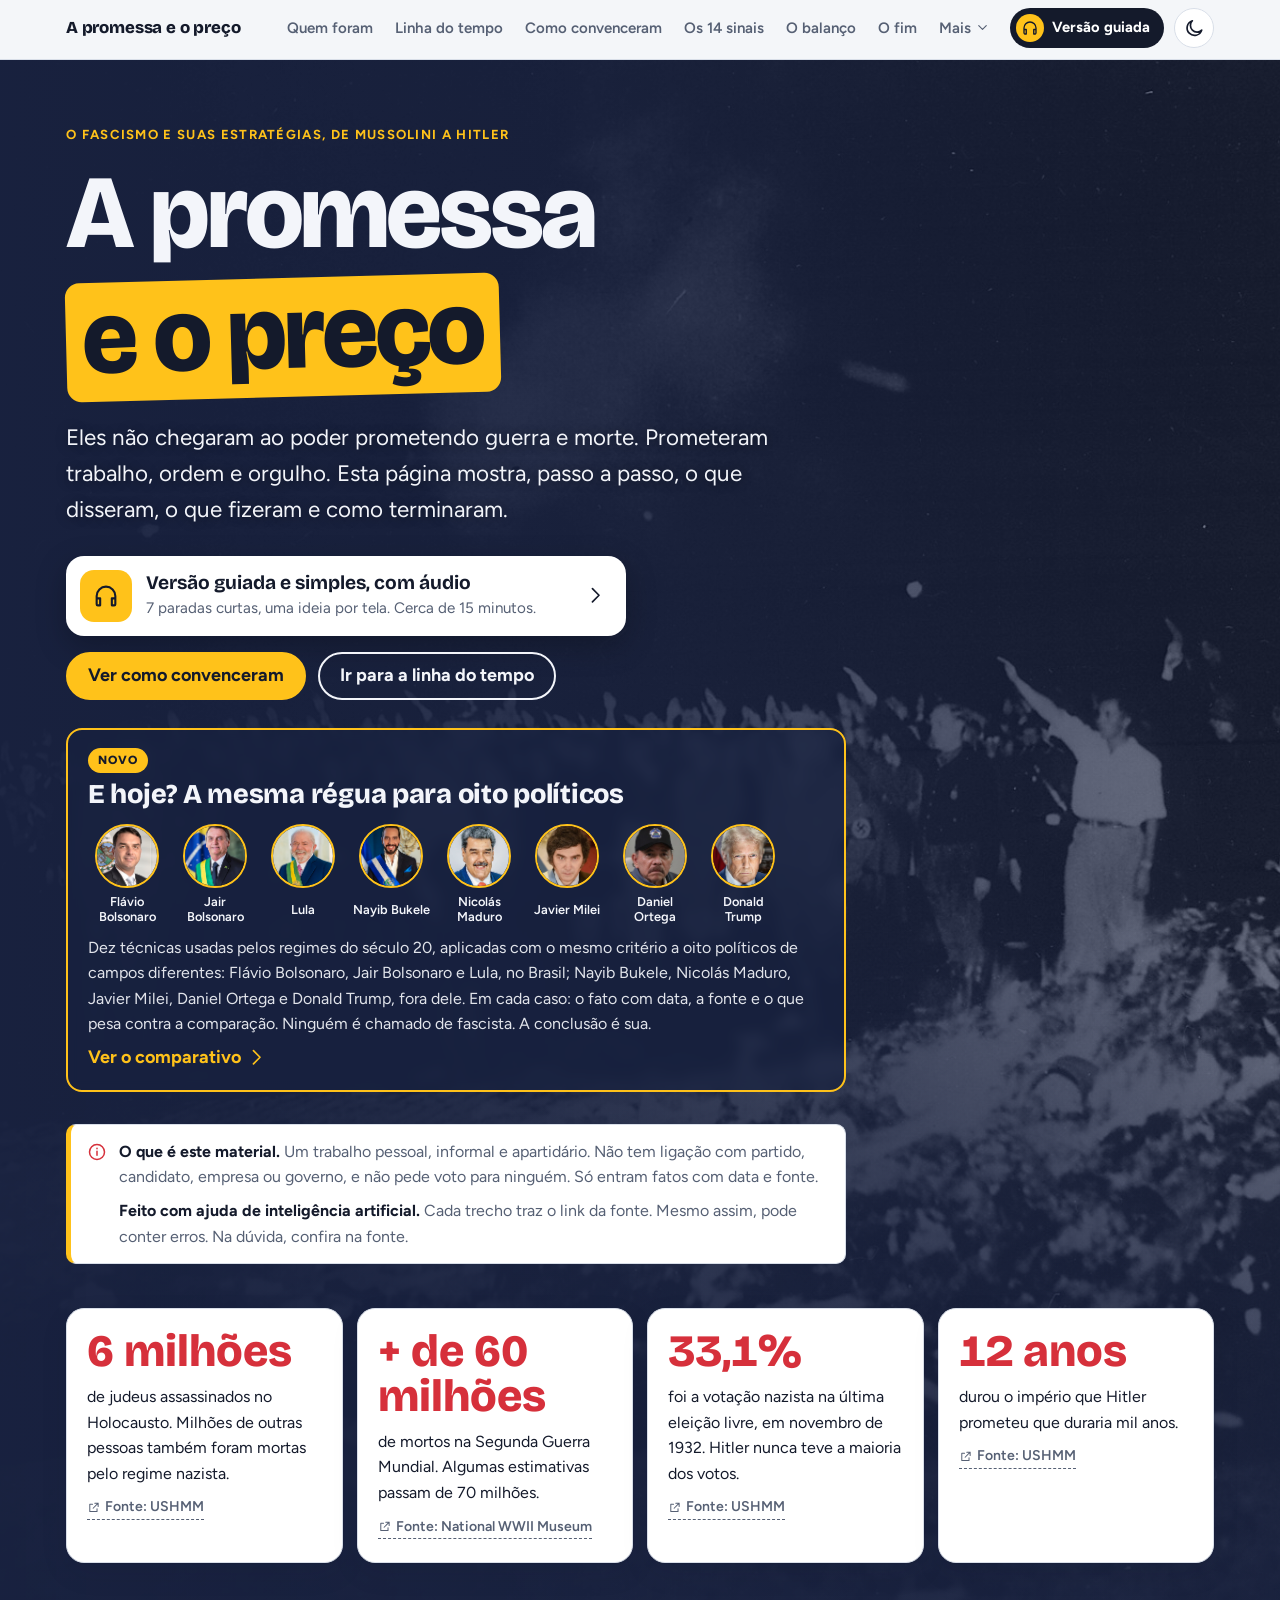
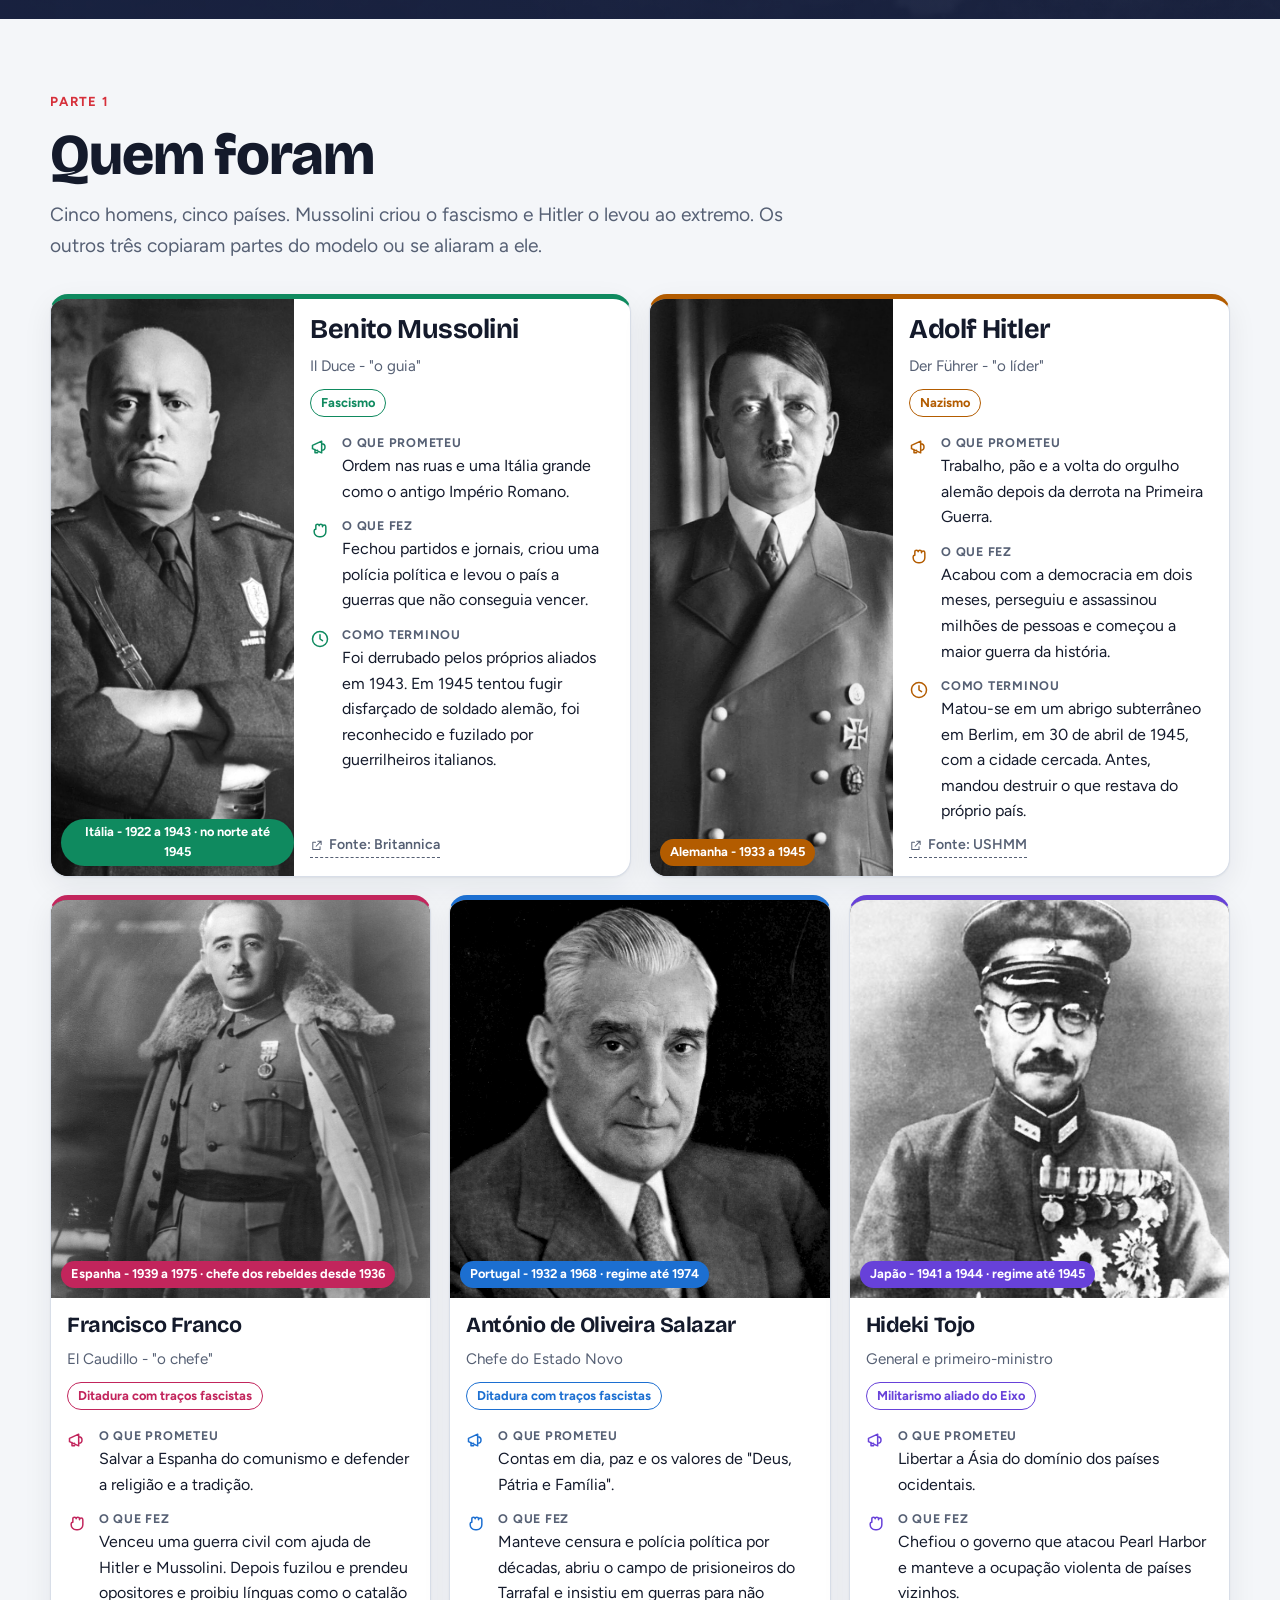
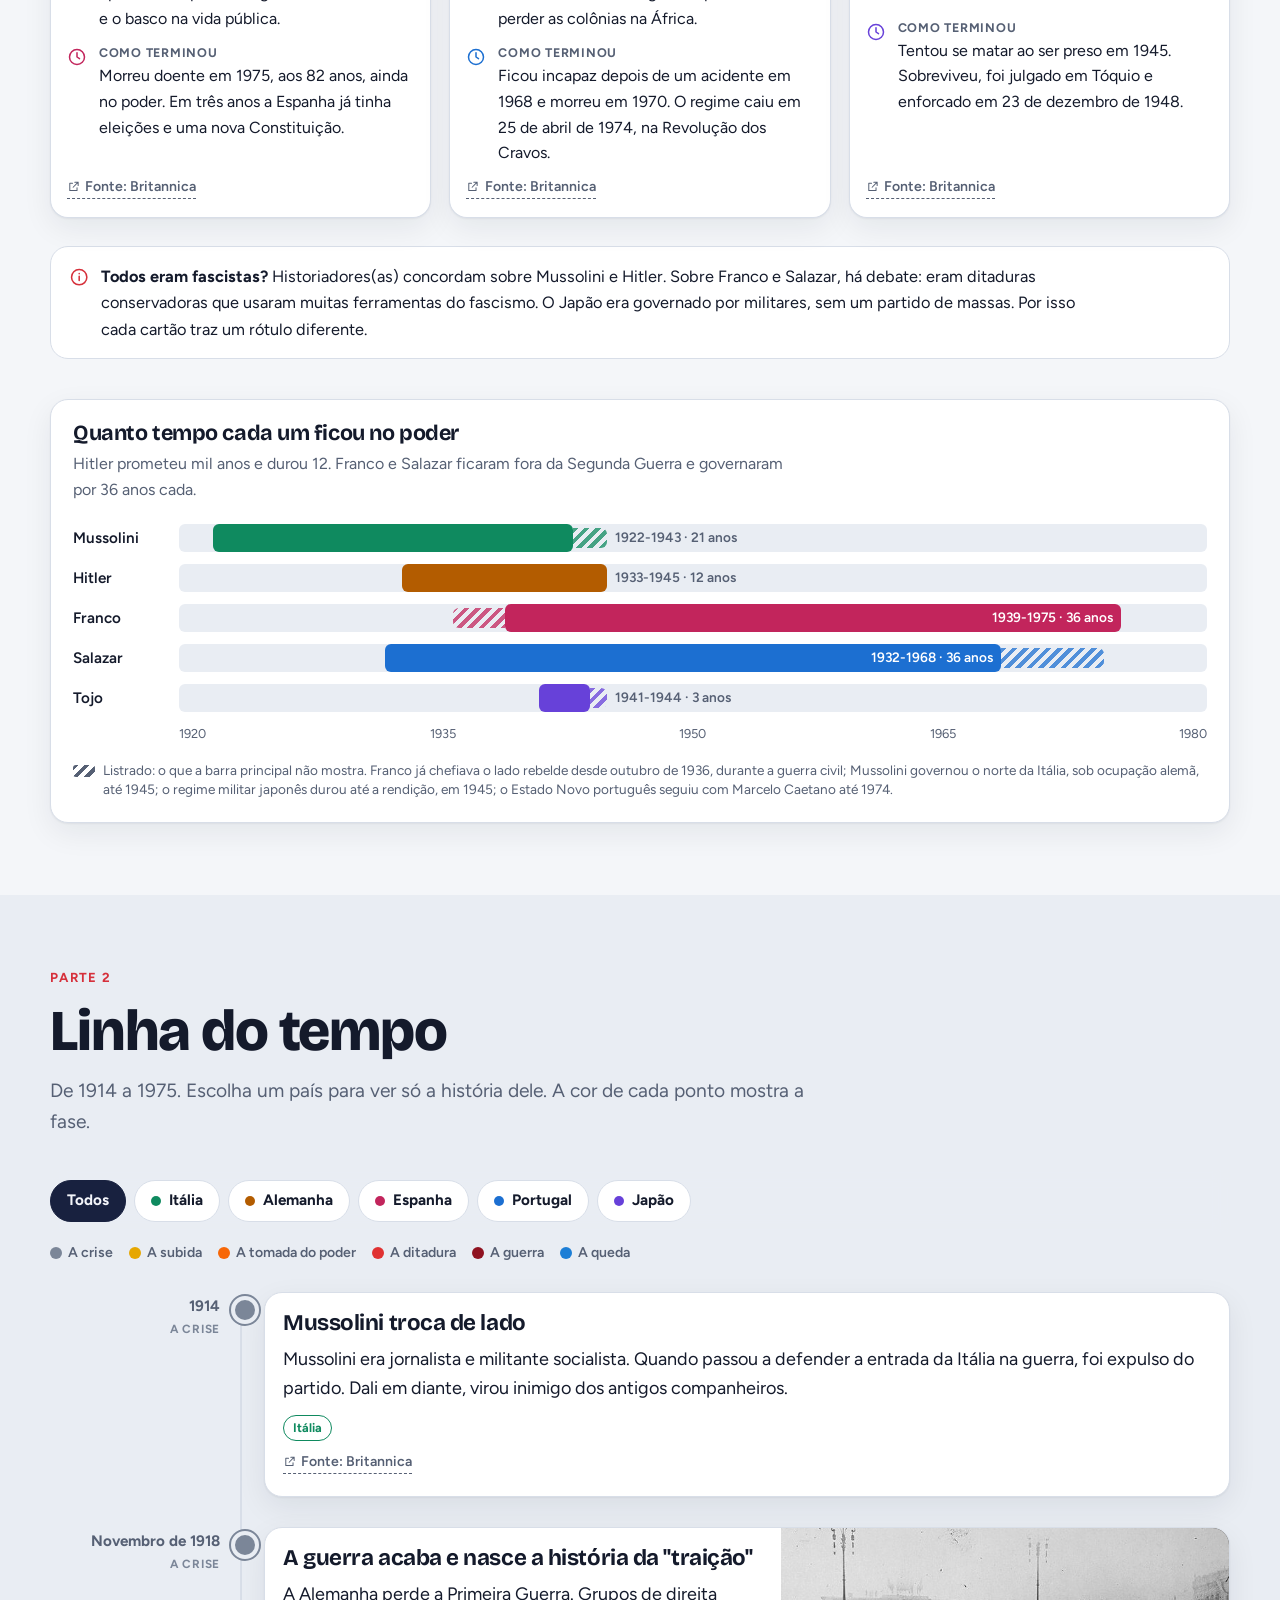
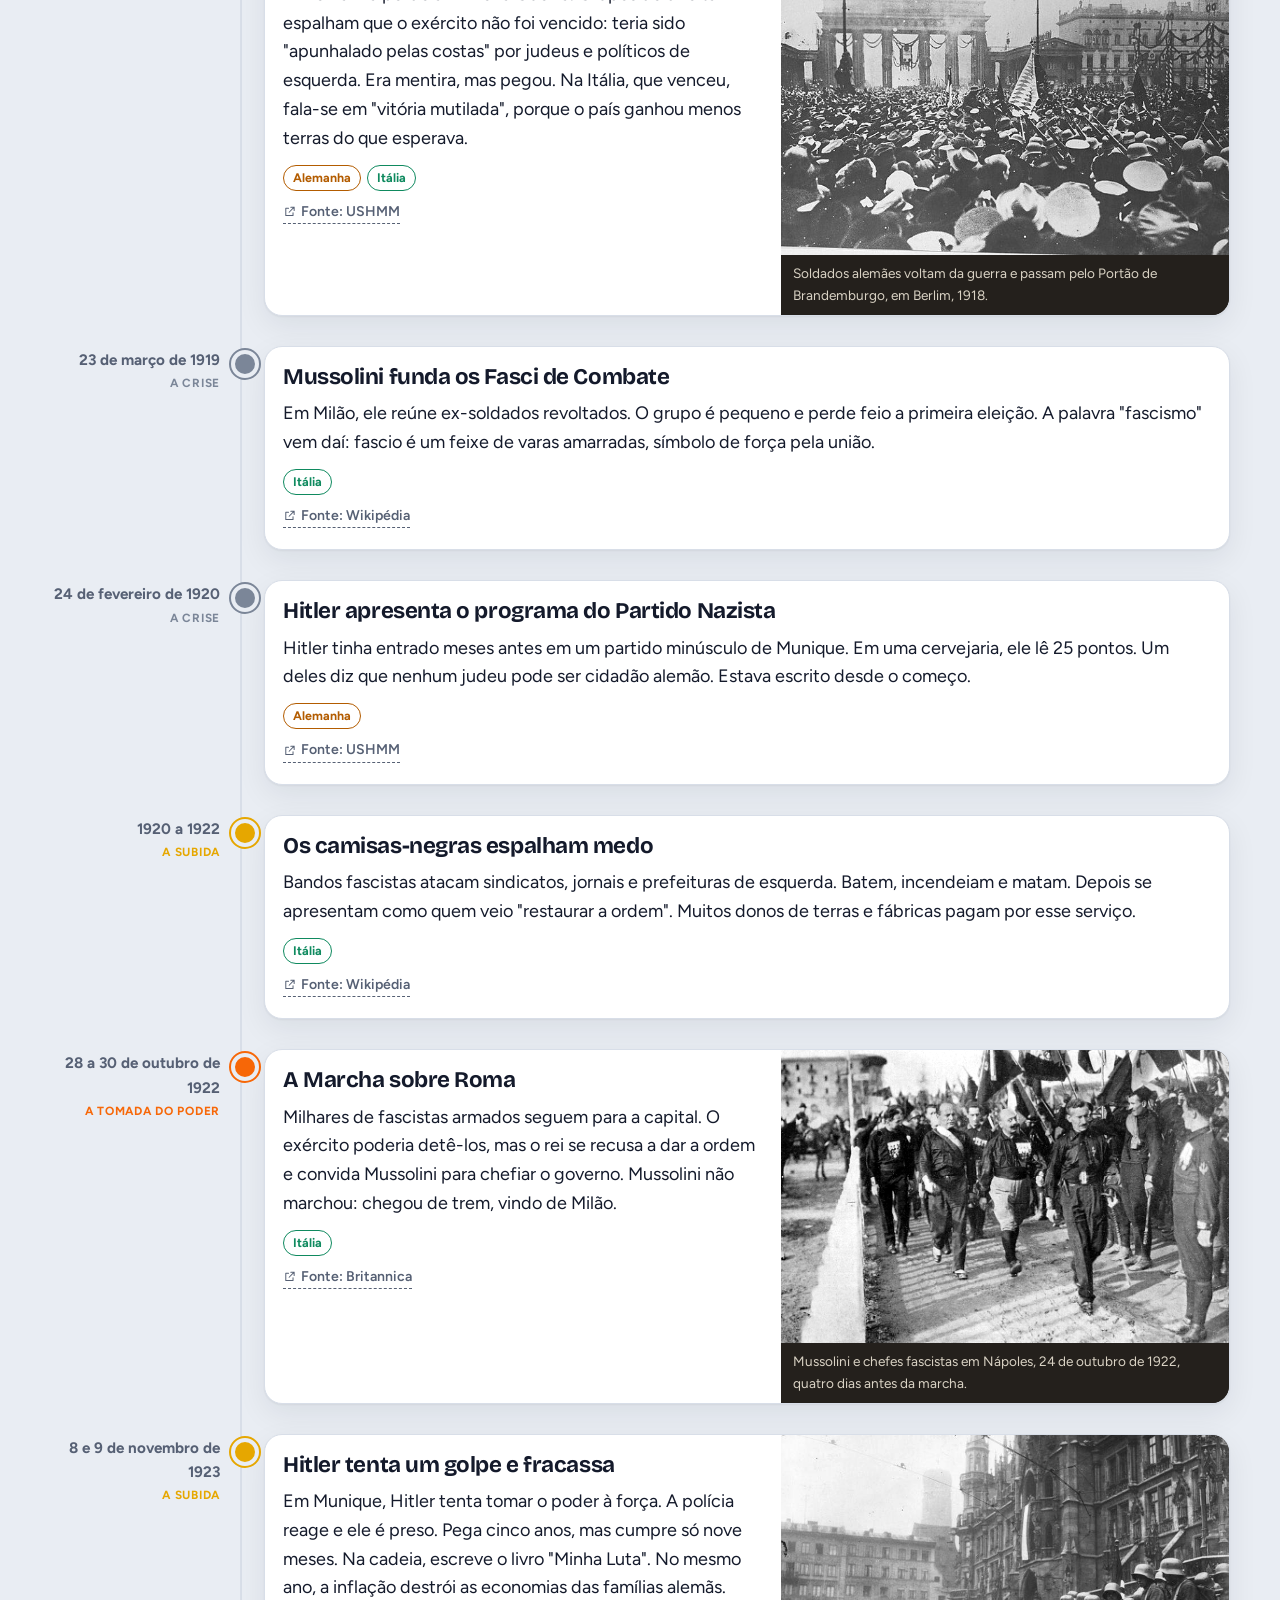
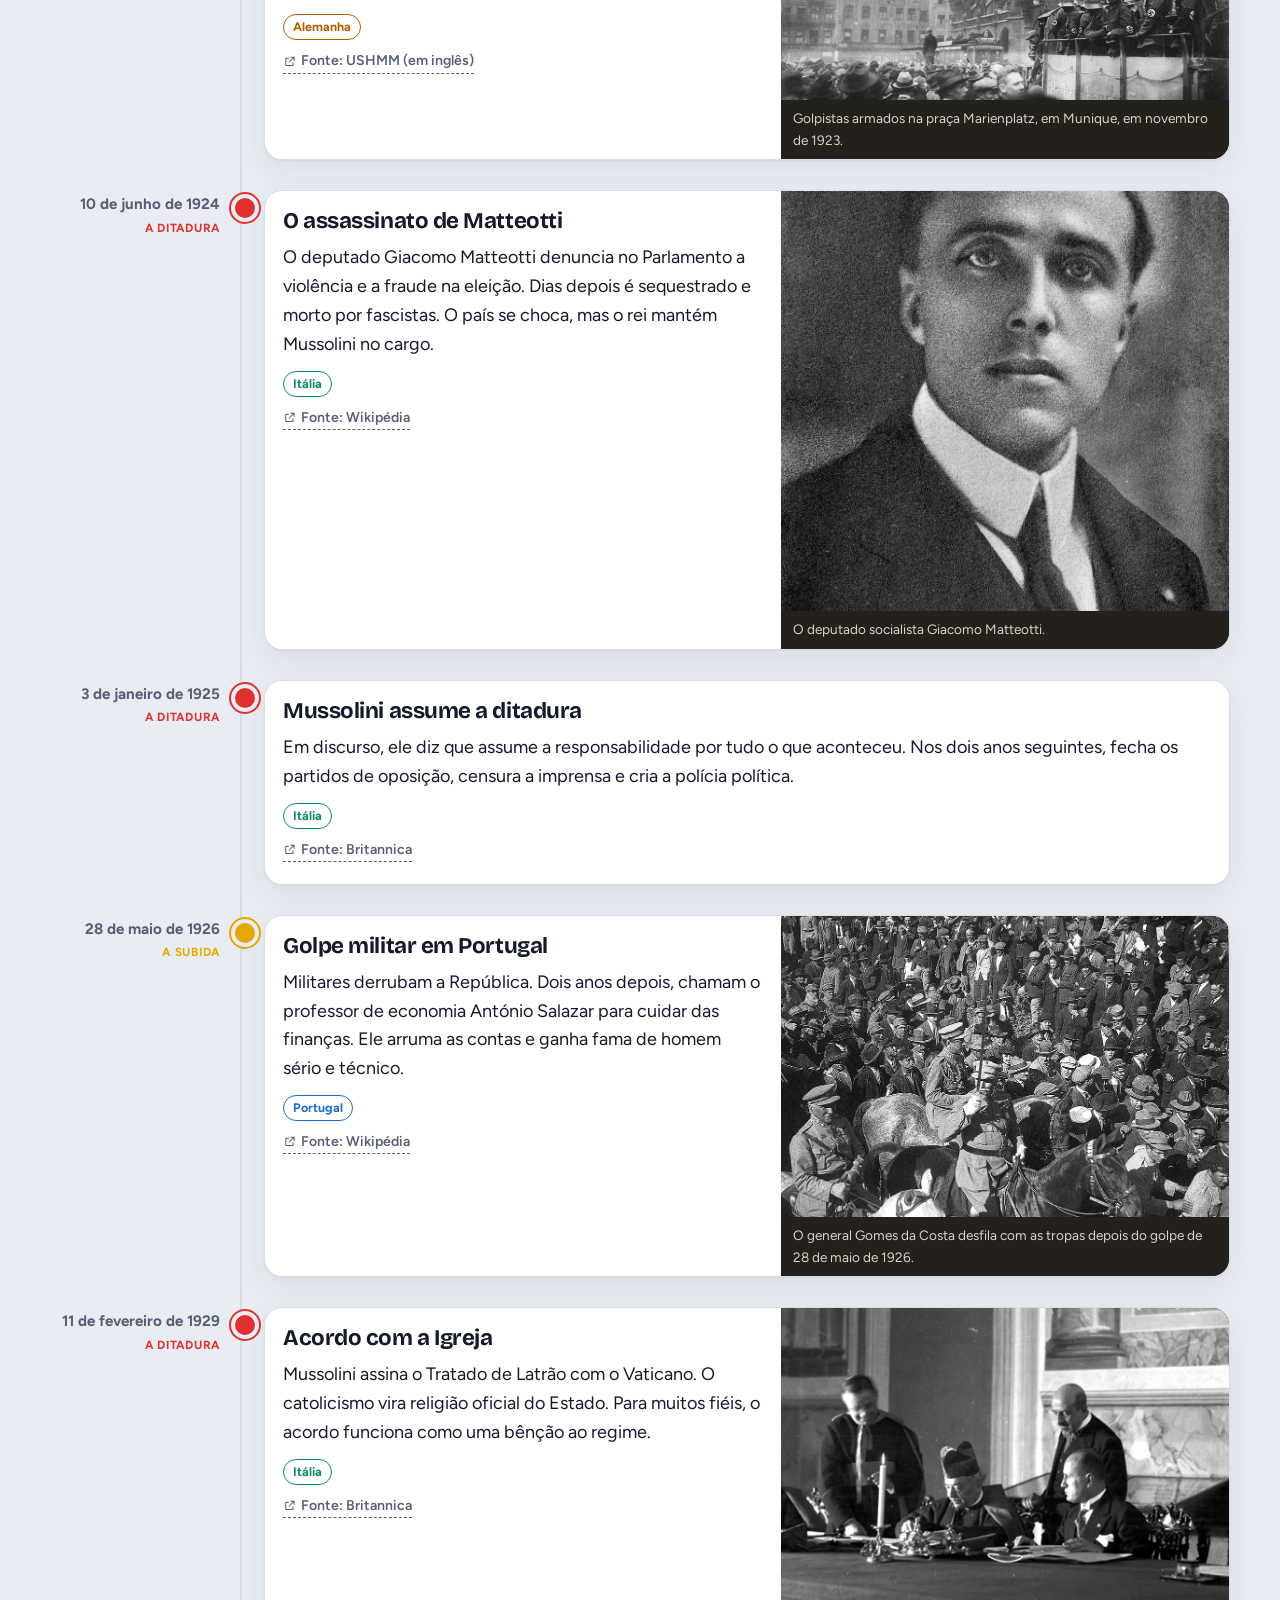
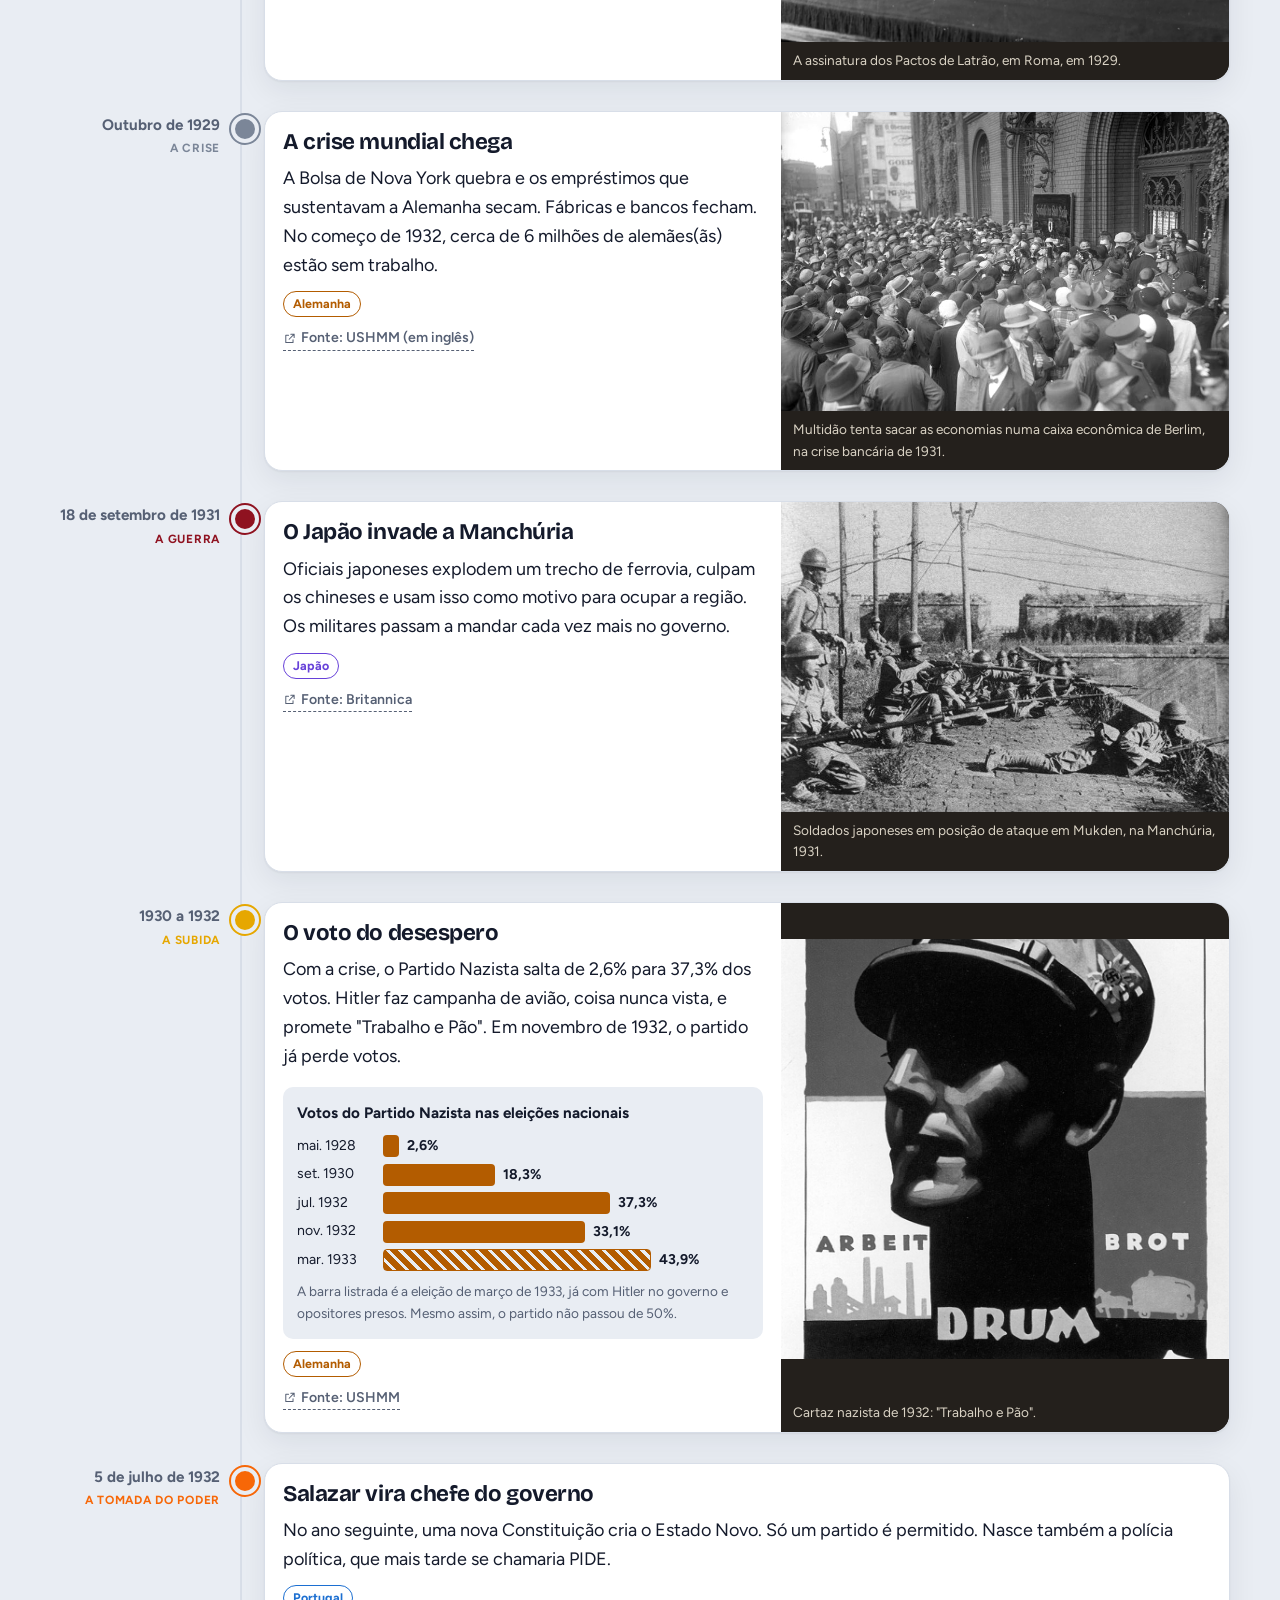
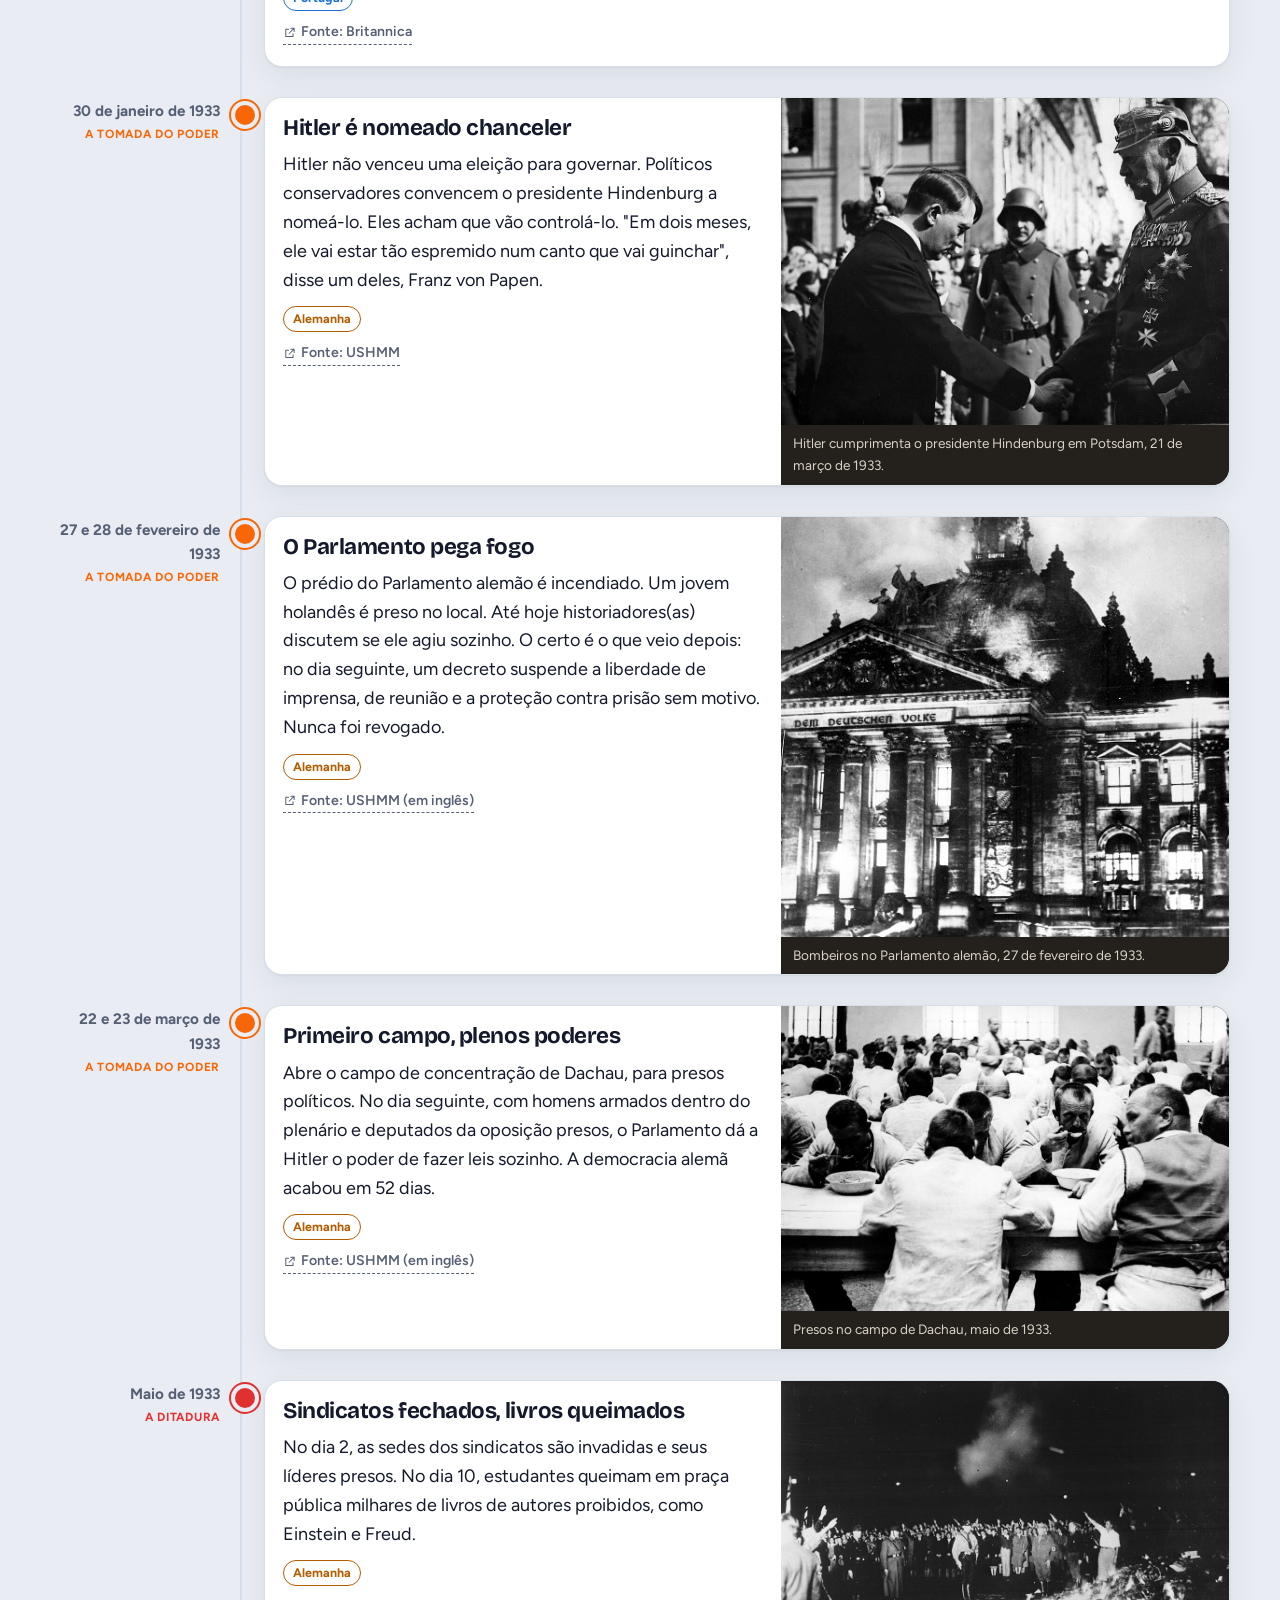
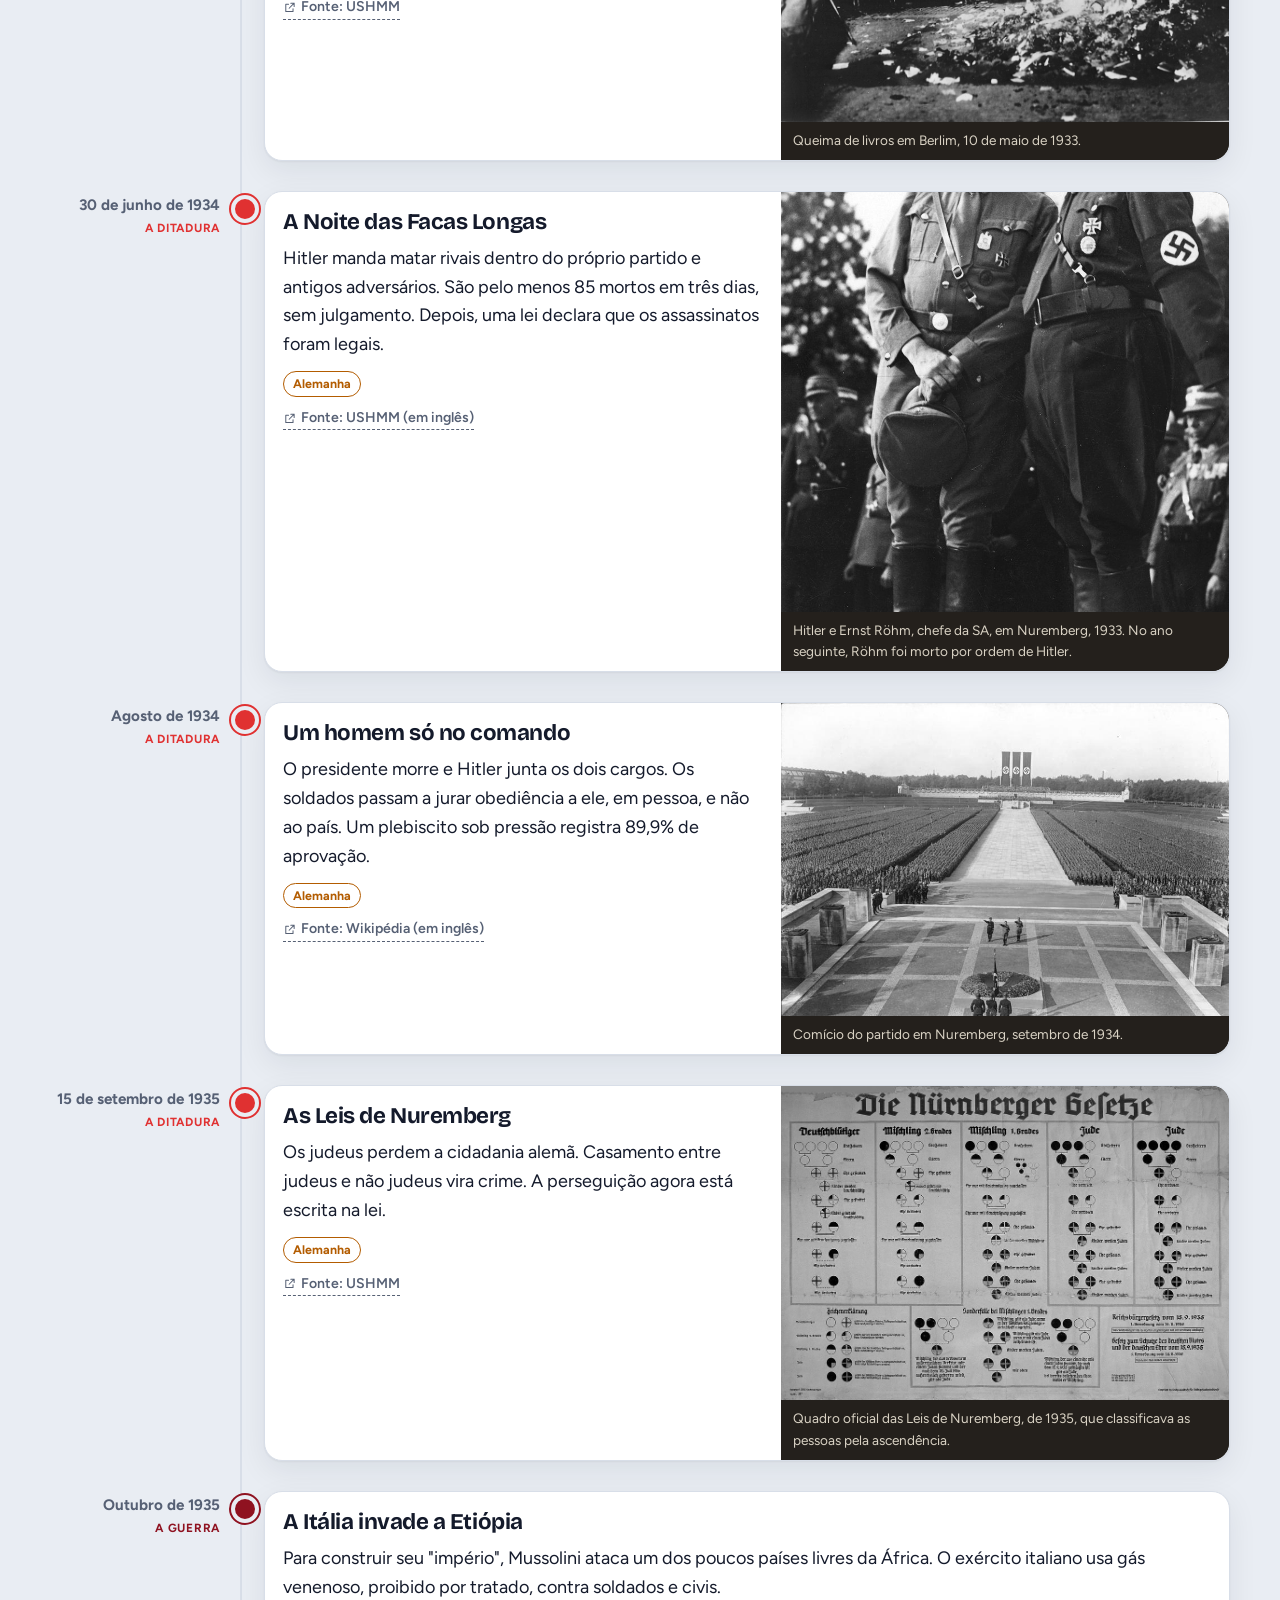
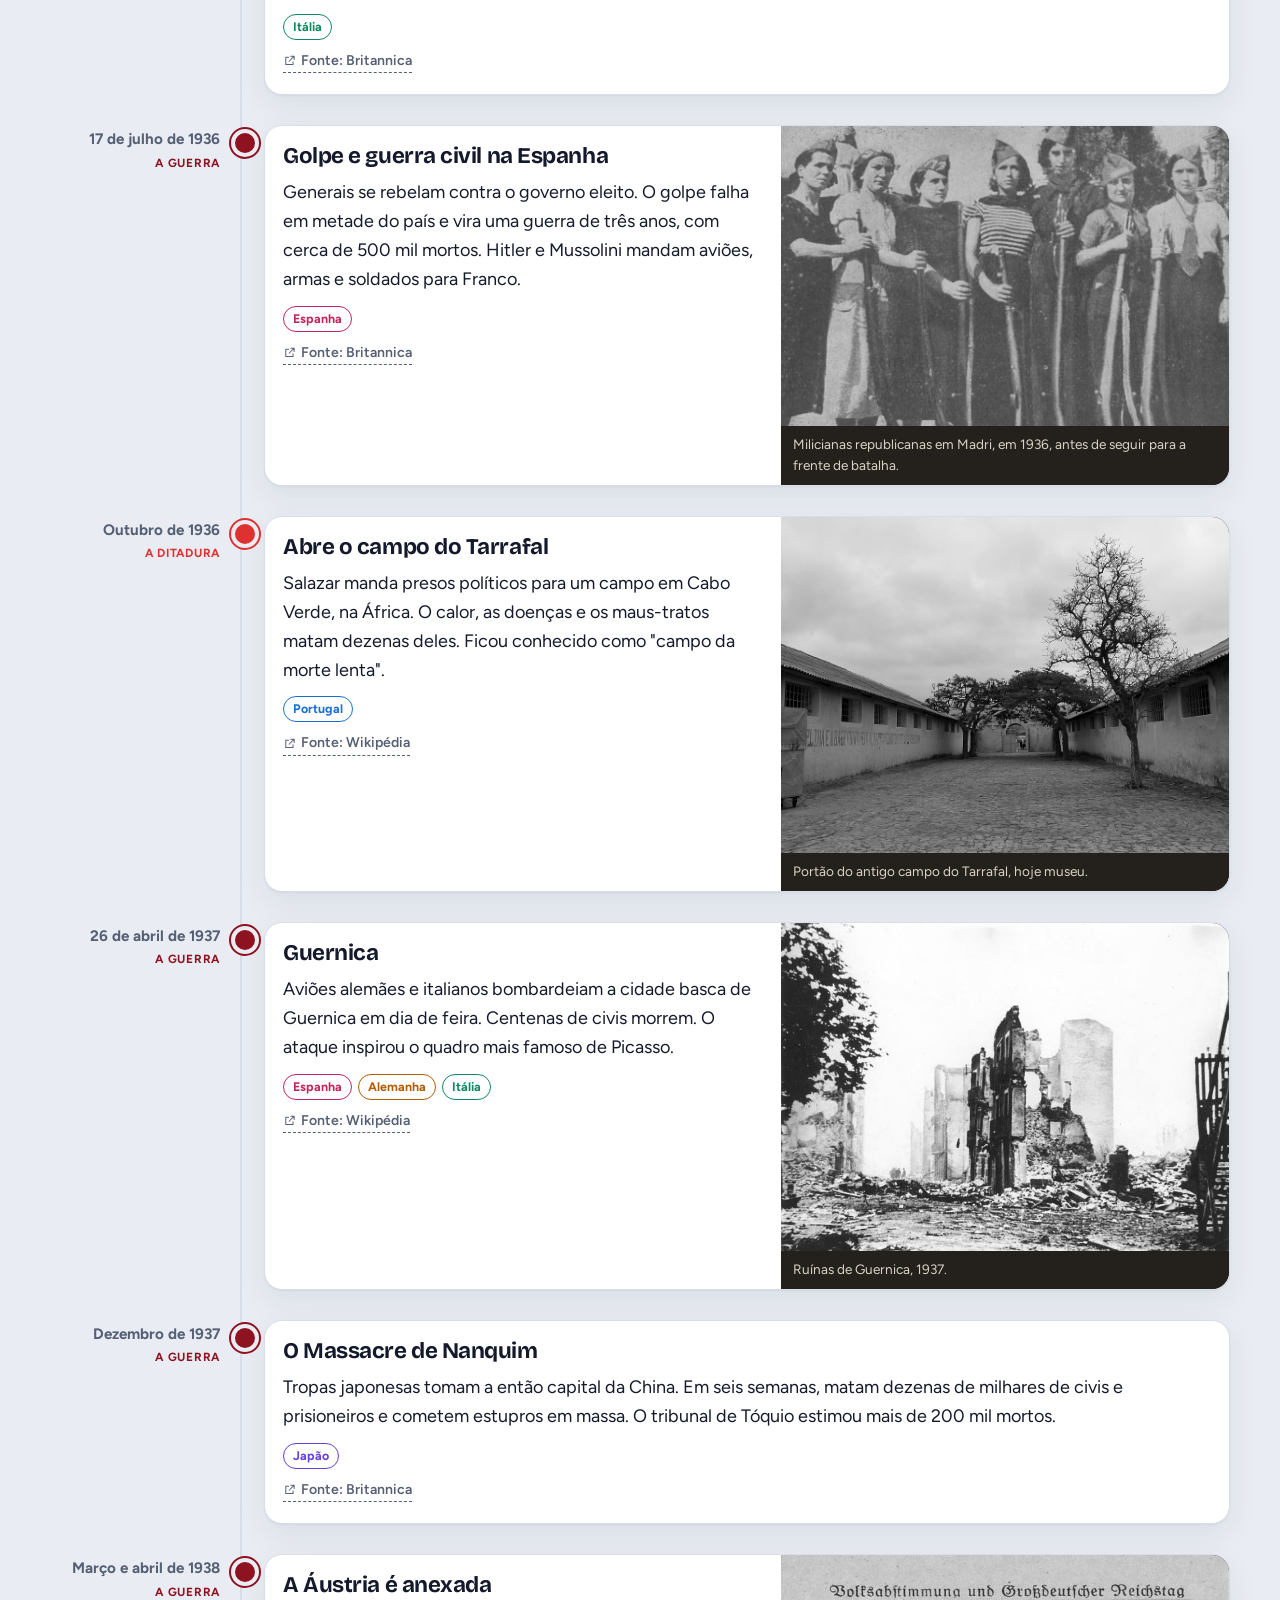
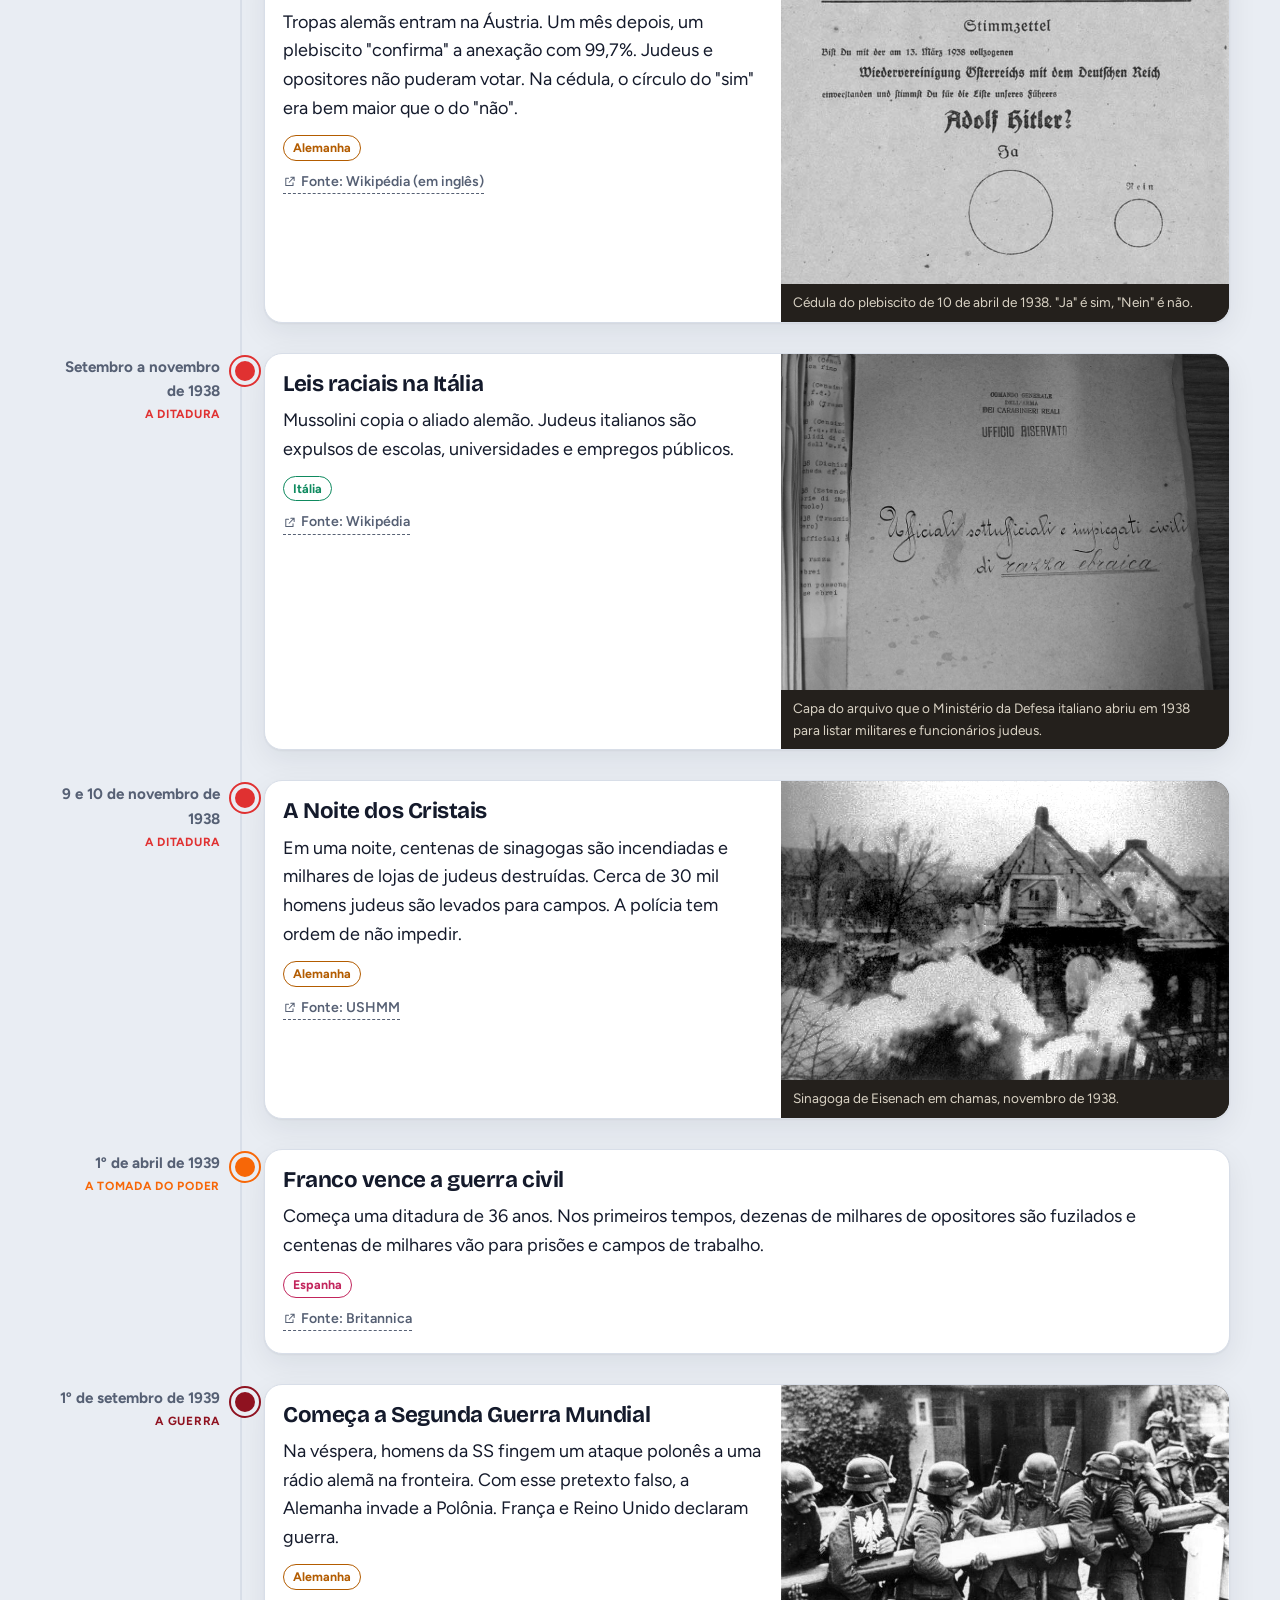
<file: index.html>
<!doctype html>
<html lang="pt-BR">
<head>
<meta charset="utf-8">
<meta name="viewport" content="width=device-width, initial-scale=1">
<title>A promessa e o preço - O fascismo e suas estratégias</title>
<meta name="description" content="Como Mussolini, Hitler e outros ditadores convenceram milhões de pessoas, o que fizeram no poder e como terminaram. Linha do tempo com fontes, em linguagem simples.">
<meta property="og:type" content="website">
<meta property="og:locale" content="pt_BR">
<meta property="og:url" content="https://fascismo.vercel.app/">
<meta property="og:title" content="A promessa e o preço - O fascismo e suas estratégias">
<meta property="og:description" content="Como Mussolini, Hitler e outros ditadores convenceram milhões de pessoas, o que fizeram no poder e como terminaram. Linha do tempo com fontes, em linguagem simples.">
<meta property="og:image" content="https://fascismo.vercel.app/assets/og-capa.jpg">
<meta property="og:image:width" content="1200">
<meta property="og:image:height" content="630">
<meta property="og:image:alt" content="Capa com o título A promessa e o preço sobre foto da queima de livros de 1933">
<meta name="twitter:card" content="summary_large_image">
<link rel="icon" href="favicon.ico" sizes="any">
<link rel="icon" type="image/png" sizes="32x32" href="assets/icones/favicon-32.png">
<link rel="icon" type="image/png" sizes="192x192" href="assets/icones/favicon-192.png">
<link rel="apple-touch-icon" href="assets/icones/apple-touch-icon.png">
<meta name="theme-color" content="#18213f">
<link rel="preconnect" href="https://fonts.googleapis.com">
<link rel="preconnect" href="https://fonts.gstatic.com" crossorigin>
<link href="https://fonts.googleapis.com/css2?family=Bricolage+Grotesque:opsz,wght@12..96,500;12..96,700;12..96,800&family=Figtree:wght@400;500;600;700&display=swap" rel="stylesheet">
<link rel="stylesheet" href="css/estilo.css?v=20261017e">
</head>
<body>
<a class="pular" href="#conteudo">Pular para o conteúdo</a>

<header class="topo" id="topo">
  <div class="topo-in">
    <a class="marca" href="#inicio">A promessa e o preço</a>
    <nav class="menu" aria-label="Seções da página">
      <ul class="menu-lista" id="menu-lista">
        <li><a href="#quem">Quem foram</a></li>
        <li><a href="#linha">Linha do tempo</a></li>
        <li><a href="#como">Como convenceram</a></li>
        <li><a href="#sinais">Os 14 sinais</a></li>
        <li><a href="#balanco">O balanço</a></li>
        <li><a href="#fim">O fim</a></li>
        <li><a href="hoje.html">E hoje?</a></li>
        <li><a href="#fontes">Fontes</a></li>
      </ul>
      <div class="menu-mais" id="menu-mais" hidden>
        <button class="menu-mais-btn" id="menu-mais-btn" type="button" aria-expanded="false" aria-controls="menu-mais-lista">Mais <svg class="ic" viewBox="0 0 24 24" aria-hidden="true"><path d="M6 9l6 6 6-6"/></svg></button>
        <ul class="menu-mais-lista" id="menu-mais-lista" hidden></ul>
      </div>
    </nav>
    <a class="menu-guia" href="jornada.html" aria-label="Versão guiada e simples, com áudio"><svg class="ic" viewBox="0 0 24 24" aria-hidden="true"><path d="M4 14v-2a8 8 0 0 1 16 0v2 M4 14h3v6H5a1 1 0 0 1-1-1z M20 14h-3v6h2a1 1 0 0 0 1-1z"/></svg><span class="t-longo">Versão guiada</span><span class="t-curto">Guiada</span></a>
    <button class="menu-abrir" id="menu-abrir" type="button" aria-expanded="false" aria-controls="gaveta"><svg class="ic" viewBox="0 0 24 24" aria-hidden="true"><path d="M4 7h16 M4 12h16 M4 17h16"/></svg><span>Menu</span></button>
    <button class="tema" id="btn-tema" type="button" aria-label="Trocar entre tema claro e escuro"></button>
  </div>
  <div class="progresso" aria-hidden="true"><span id="barra"></span></div>
</header>

<div class="gaveta" id="gaveta">
  <div class="gaveta-fundo" id="gaveta-fundo"></div>
  <nav class="gaveta-painel" aria-label="Menu">
    <div class="gaveta-cab">
      <b>Menu</b>
      <button class="gaveta-fechar" id="gaveta-fechar" type="button" aria-label="Fechar o menu"><svg class="ic" viewBox="0 0 24 24" aria-hidden="true"><path d="M6 6l12 12 M18 6L6 18"/></svg></button>
    </div>
    <a class="gaveta-guia" href="jornada.html"><span class="guia-ic"><svg class="ic" viewBox="0 0 24 24" aria-hidden="true"><path d="M4 14v-2a8 8 0 0 1 16 0v2 M4 14h3v6H5a1 1 0 0 1-1-1z M20 14h-3v6h2a1 1 0 0 0 1-1z"/></svg></span><span><b>Versão guiada e simples</b><small>7 paradas, uma ideia por tela, com áudio</small></span></a>
    <p class="gaveta-tit">Nesta página</p>
    <ol class="gaveta-lista" id="gaveta-lista"></ol>
    <p class="gaveta-tit">Outras páginas</p>
    <ul class="gaveta-outras">
      <li><a href="hoje.html">E hoje? A mesma régua para oito políticos</a></li>
      <li><a href="jornada.html">Versão guiada</a></li>
    </ul>
    <button class="gaveta-tema" id="gaveta-tema" type="button">Trocar tema claro ou escuro</button>
  </nav>
</div>

<main id="conteudo">

<section class="hero" id="inicio">
  <div class="hero-in">
    <p class="olho">O fascismo e suas estratégias, de Mussolini a Hitler</p>
    <h1>A promessa <span>e o preço</span></h1>
    <p class="lead">Eles não chegaram ao poder prometendo guerra e morte. Prometeram trabalho, ordem e orgulho. Esta página mostra, passo a passo, o que disseram, o que fizeram e como terminaram.</p>
    <a class="guia-btn" href="jornada.html">
      <span class="guia-ic"><svg class="ic" viewBox="0 0 24 24" aria-hidden="true"><path d="M4 14v-2a8 8 0 0 1 16 0v2 M4 14h3v6H5a1 1 0 0 1-1-1z M20 14h-3v6h2a1 1 0 0 0 1-1z"/></svg></span>
      <span class="guia-txt"><b>Versão guiada e simples, com áudio</b><small>7 paradas curtas, uma ideia por tela. Cerca de 15 minutos.</small></span>
      <svg class="ic guia-seta" viewBox="0 0 24 24" aria-hidden="true"><path d="M9 5l7 7-7 7"/></svg>
    </a>
    <div class="hero-acoes">
      <a class="btn btn-cheio" href="#como">Ver como convenceram</a>
      <a class="btn" href="#linha">Ir para a linha do tempo</a>
    </div>
<a class="hoje-card" href="hoje.html">
      <span class="hoje-selo">Novo</span>
      <span class="hoje-tit">E hoje? A mesma régua para oito políticos</span>
      <span class="hoje-rostos">
        <span class="rosto"><img src="assets/p-flavio.jpg" alt="" loading="lazy"><span>Flávio Bolsonaro</span></span>
        <span class="rosto"><img src="assets/p-jair.jpg" alt="" loading="lazy"><span>Jair Bolsonaro</span></span>
        <span class="rosto"><img src="assets/p-lula.jpg" alt="" loading="lazy"><span>Lula</span></span>
        <span class="rosto"><img src="assets/p-bukele.jpg" alt="" loading="lazy"><span>Nayib Bukele</span></span>
        <span class="rosto"><img src="assets/p-maduro.jpg" alt="" loading="lazy"><span>Nicolás Maduro</span></span>
        <span class="rosto"><img src="assets/p-milei.jpg" alt="" loading="lazy"><span>Javier Milei</span></span>
        <span class="rosto"><img src="assets/p-ortega.jpg" alt="" loading="lazy"><span>Daniel Ortega</span></span>
        <span class="rosto"><img src="assets/p-trump.jpg" alt="" loading="lazy"><span>Donald Trump</span></span>
      </span>
      <span class="hoje-txt">Dez técnicas usadas pelos regimes do século 20, aplicadas com o mesmo critério a oito políticos de campos diferentes: Flávio Bolsonaro, Jair Bolsonaro e Lula, no Brasil; Nayib Bukele, Nicolás Maduro, Javier Milei, Daniel Ortega e Donald Trump, fora dele. Em cada caso: o fato com data, a fonte e o que pesa contra a comparação. Ninguém é chamado de fascista. A conclusão é sua.</span>
      <span class="hoje-ir">Ver o comparativo <svg class="ic" viewBox="0 0 24 24" aria-hidden="true"><path d="M9 5l7 7-7 7"/></svg></span>
    </a>
    <aside class="aviso" aria-label="O que é este material">
      <span class="aviso-ic" data-ic="info"></span>
      <div>
        <p><strong>O que é este material.</strong> Um trabalho pessoal, informal e apartidário. Não tem ligação com partido, candidato, empresa ou governo, e não pede voto para ninguém. Só entram fatos com data e fonte.</p>
        <p><strong>Feito com ajuda de inteligência artificial.</strong> Cada trecho traz o link da fonte. Mesmo assim, pode conter erros. Na dúvida, confira na fonte.</p>
      </div>
    </aside>
  </div>
  <div class="numeros" id="numeros"></div>
</section>

<section class="sec" id="quem">
  <div class="sec-cab">
    <p class="olho">Parte 1</p>
    <h2>Quem foram</h2>
    <p class="sec-lead">Cinco homens, cinco países. Mussolini criou o fascismo e Hitler o levou ao extremo. Os outros três copiaram partes do modelo ou se aliaram a ele.</p>
  </div>
  <div class="lideres" id="lideres"></div>

  <div class="nota">
    <span data-ic="info"></span>
    <p><strong>Todos eram fascistas?</strong> Historiadores(as) concordam sobre Mussolini e Hitler. Sobre Franco e Salazar, há debate: eram ditaduras conservadoras que usaram muitas ferramentas do fascismo. O Japão era governado por militares, sem um partido de massas. Por isso cada cartão traz um rótulo diferente.</p>
  </div>

  <figure class="grafico">
    <figcaption>
      <h3>Quanto tempo cada um ficou no poder</h3>
      <p>Hitler prometeu mil anos e durou 12. Franco e Salazar ficaram fora da Segunda Guerra e governaram por 36 anos cada.</p>
    </figcaption>
    <div class="regua" id="regua"></div>
  </figure>
</section>

<section class="sec sec-alt" id="linha">
  <div class="sec-cab">
    <p class="olho">Parte 2</p>
    <h2>Linha do tempo</h2>
    <p class="sec-lead">De 1914 a 1975. Escolha um país para ver só a história dele. A cor de cada ponto mostra a fase.</p>
  </div>
  <div class="filtros" id="filtros" role="group" aria-label="Filtrar por país"></div>
  <ul class="legenda" id="legenda" aria-label="Fases"></ul>
  <ol class="tl" id="tl"></ol>
</section>

<section class="sec" id="como">
  <div class="sec-cab">
    <p class="olho">Parte 3 - seção especial</p>
    <h2>Como convenceram</h2>
    <p class="sec-lead">Catorze técnicas usadas para ganhar apoio. Em cada cartão: uma frase real da época, o que acontecia na prática e a que sinal de alerta ela corresponde.</p>
  </div>
  <div class="dupla" aria-hidden="true">
    <span class="chave chave-diz">O que diziam</span>
    <span class="chave chave-faz">O que faziam</span>
  </div>
  <div class="tecnicas" id="tecnicas"></div>
</section>

<section class="sec sec-alt" id="sinais">
  <div class="sec-cab">
    <p class="olho">Parte 4</p>
    <h2>Os 14 sinais de alerta</h2>
    <p class="sec-lead">Em 2003, o escritor americano Laurence W. Britt comparou sete ditaduras e listou 14 pontos que todas tinham em comum. A lista ficou famosa no mundo todo.</p>
  </div>
  <div class="nota">
    <span data-ic="info"></span>
    <p><strong>Quem é Britt.</strong> Na internet ele aparece como "Dr. Britt, cientista político". Isso é falso: ele é um empresário aposentado que escreveu o artigo para uma revista. A lista não é um estudo acadêmico, mas resume bem o que historiadores(as) descrevem. Aqui, cada sinal vem com um exemplo documentado.</p>
  </div>
  <div class="sinais" id="lista-sinais"></div>

  <div class="sub-cab">
    <h3>Outros estudos que chegam a conclusões parecidas</h3>
  </div>
  <div class="estudos" id="estudos"></div>
</section>

<section class="sec" id="balanco">
  <div class="sec-cab">
    <p class="olho">Parte 5</p>
    <h2>O balanço</h2>
    <p class="sec-lead">O que cada regime prometeu, o que entregou e quanto custou em vidas. Escolha um regime.</p>
  </div>
  <div class="nota">
    <span data-ic="info"></span>
    <p><strong>Sobre os números.</strong> Mortes em guerras e ditaduras são estimadas por historiadores(as), e as estimativas variam. Onde há divergência, a página mostra a faixa, do menor ao maior valor. Os números servem para dar a dimensão, e não para comparar o sofrimento de um povo com o de outro.</p>
  </div>
  <div class="bal-abas" id="bal-abas" role="group" aria-label="Regimes"></div>
  <div class="bal" id="bal"></div>
</section>

<section class="sec sec-alt" id="fim">
  <div class="sec-cab">
    <p class="olho">Parte 6</p>
    <h2>Como cada um terminou</h2>
    <p class="sec-lead">A propaganda mostrava líderes fortes e invencíveis. Os registros do fim mostram outra coisa.</p>
  </div>
  <div class="fins" id="fins"></div>
  <div class="resumo">
    <h3>O que as cinco histórias têm em comum</h3>
    <ol>
      <li><strong>Ninguém chegou sozinho.</strong> Reis, presidentes, generais e empresários abriram a porta, achando que controlariam o líder.</li>
      <li><strong>Começou com um grupo, terminou com todos.</strong> Primeiro perderam direitos os opositores e as minorias. Depois, qualquer pessoa que discordasse.</li>
      <li><strong>A conta veio para o povo.</strong> A promessa era ordem e grandeza. O resultado foi guerra, prisão, censura e pobreza.</li>
    </ol>
  </div>
</section>

<section class="sec" id="fontes">
  <div class="sec-cab">
    <p class="olho">Para conferir</p>
    <h2>Fontes</h2>
    <p class="sec-lead">Cada fato da página tem um link ao lado. Abaixo, as fontes principais e os créditos das fotos.</p>
  </div>
  <div class="fontes-grade">
    <div>
      <h3>Estudos e acervos</h3>
      <ul class="lista-fontes" id="lista-fontes"></ul>
    </div>
    <div>
      <h3>Fotos</h3>
      <p class="pequeno">Todas as fotos são reais, de época ou de museus, e vêm do Wikimedia Commons.</p>
      <ul class="lista-creditos" id="lista-creditos"></ul>
    </div>
  </div>
  <aside class="aviso aviso-final">
    <span class="aviso-ic" data-ic="info"></span>
    <div>
      <p><strong>Sobre este material.</strong> É um trabalho pessoal, informal e apartidário, sem ligação com partido, candidato, empresa ou governo. Busca ser imparcial: usa só fatos com data e fonte e avisa onde historiadores(as) discordam.</p>
      <p>A pesquisa, os textos e a página foram produzidos com ajuda de inteligência artificial e revisados contra as fontes listadas. Se encontrar um erro, confie na fonte original.</p>
    </div>
  </aside>
</section>

</main>

<footer class="rodape">
  <p>A promessa e o preço. Material pessoal, informal e apartidário, sem ligação com partido, candidato, empresa ou governo.</p>
  <a href="#inicio">Voltar ao topo</a>
</footer>

<dialog class="luz" id="luz" aria-label="Imagem ampliada">
  <button class="luz-x" id="luz-x" type="button" aria-label="Fechar">×</button>
  <img id="luz-img" alt="">
  <p id="luz-leg"></p>
</dialog>

<script src="js/creditos.js?v=20261017e"></script>
<script src="js/dados.js?v=20261017e"></script>
<script src="js/balanco.js?v=20261017e"></script>
<script src="js/app.js?v=20261017e"></script>
<script src="js/menu.js?v=20261017e"></script>
</body>
</html>
</file>
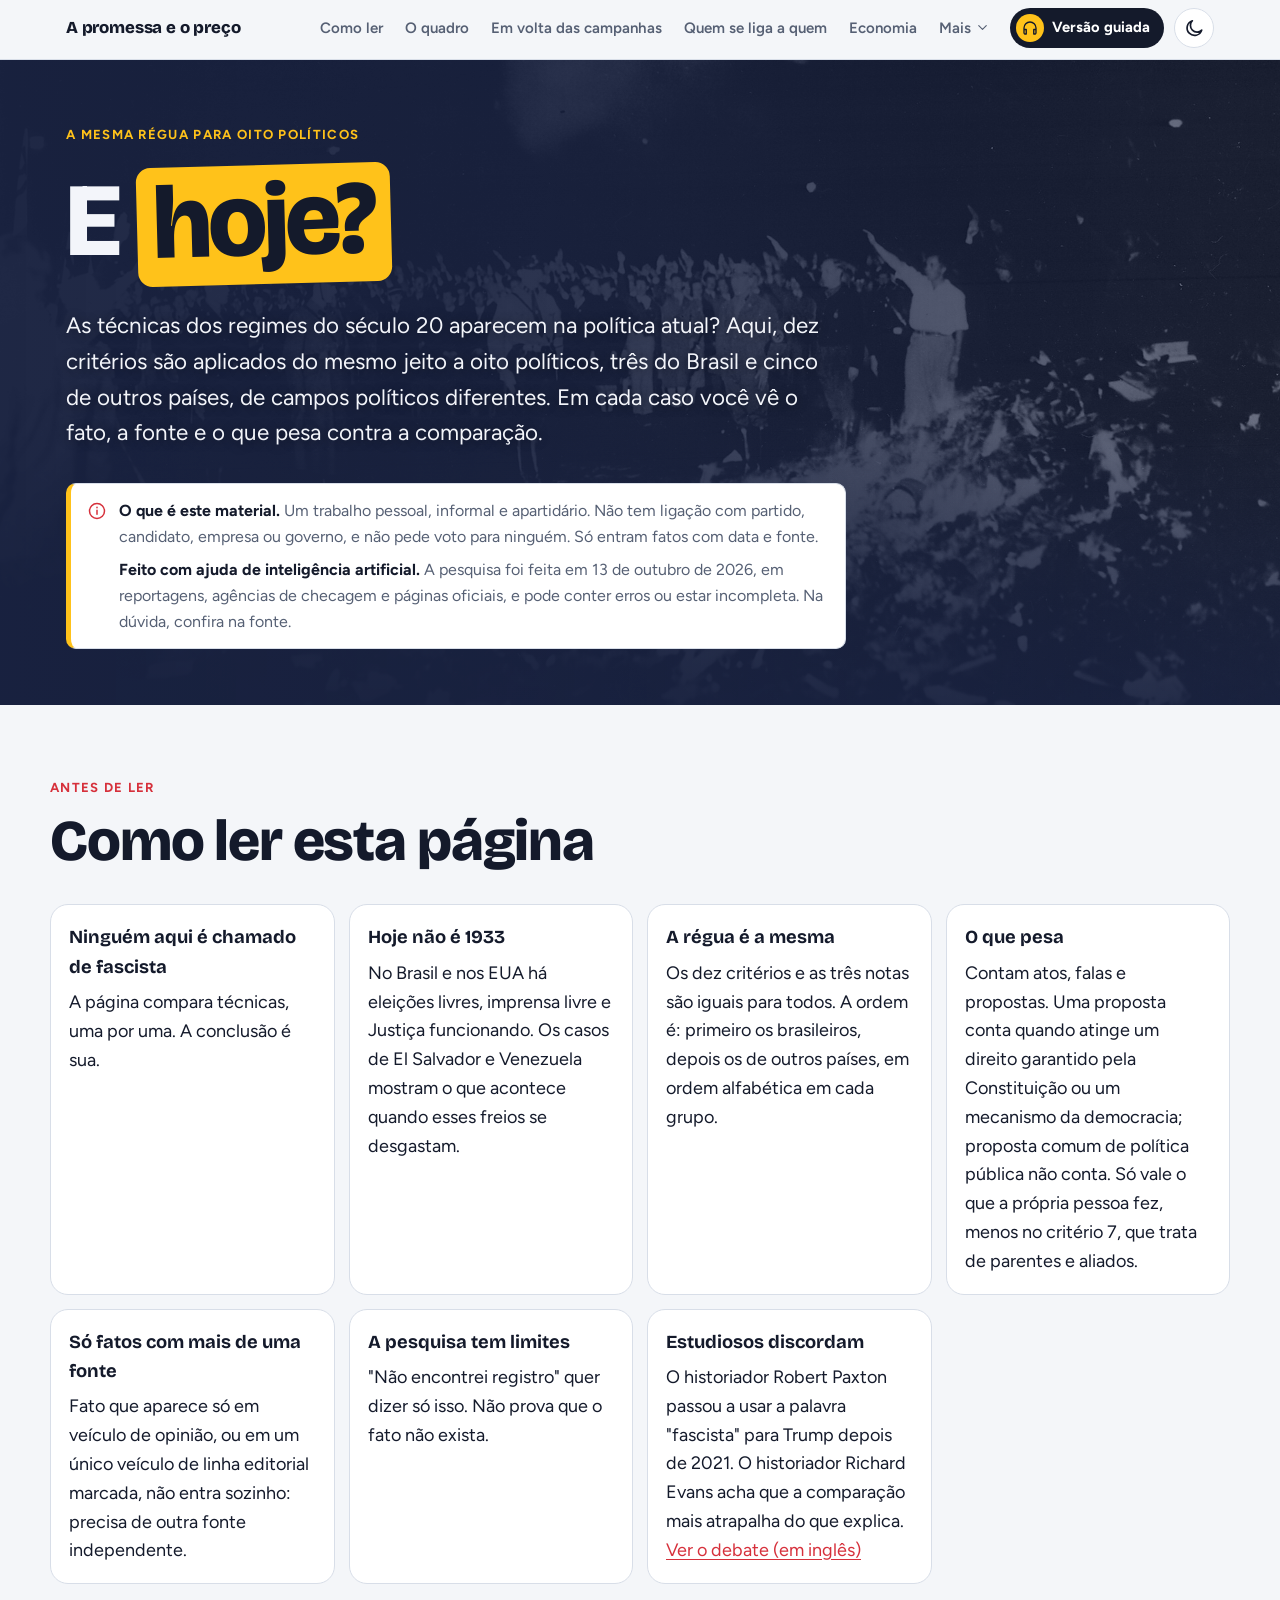
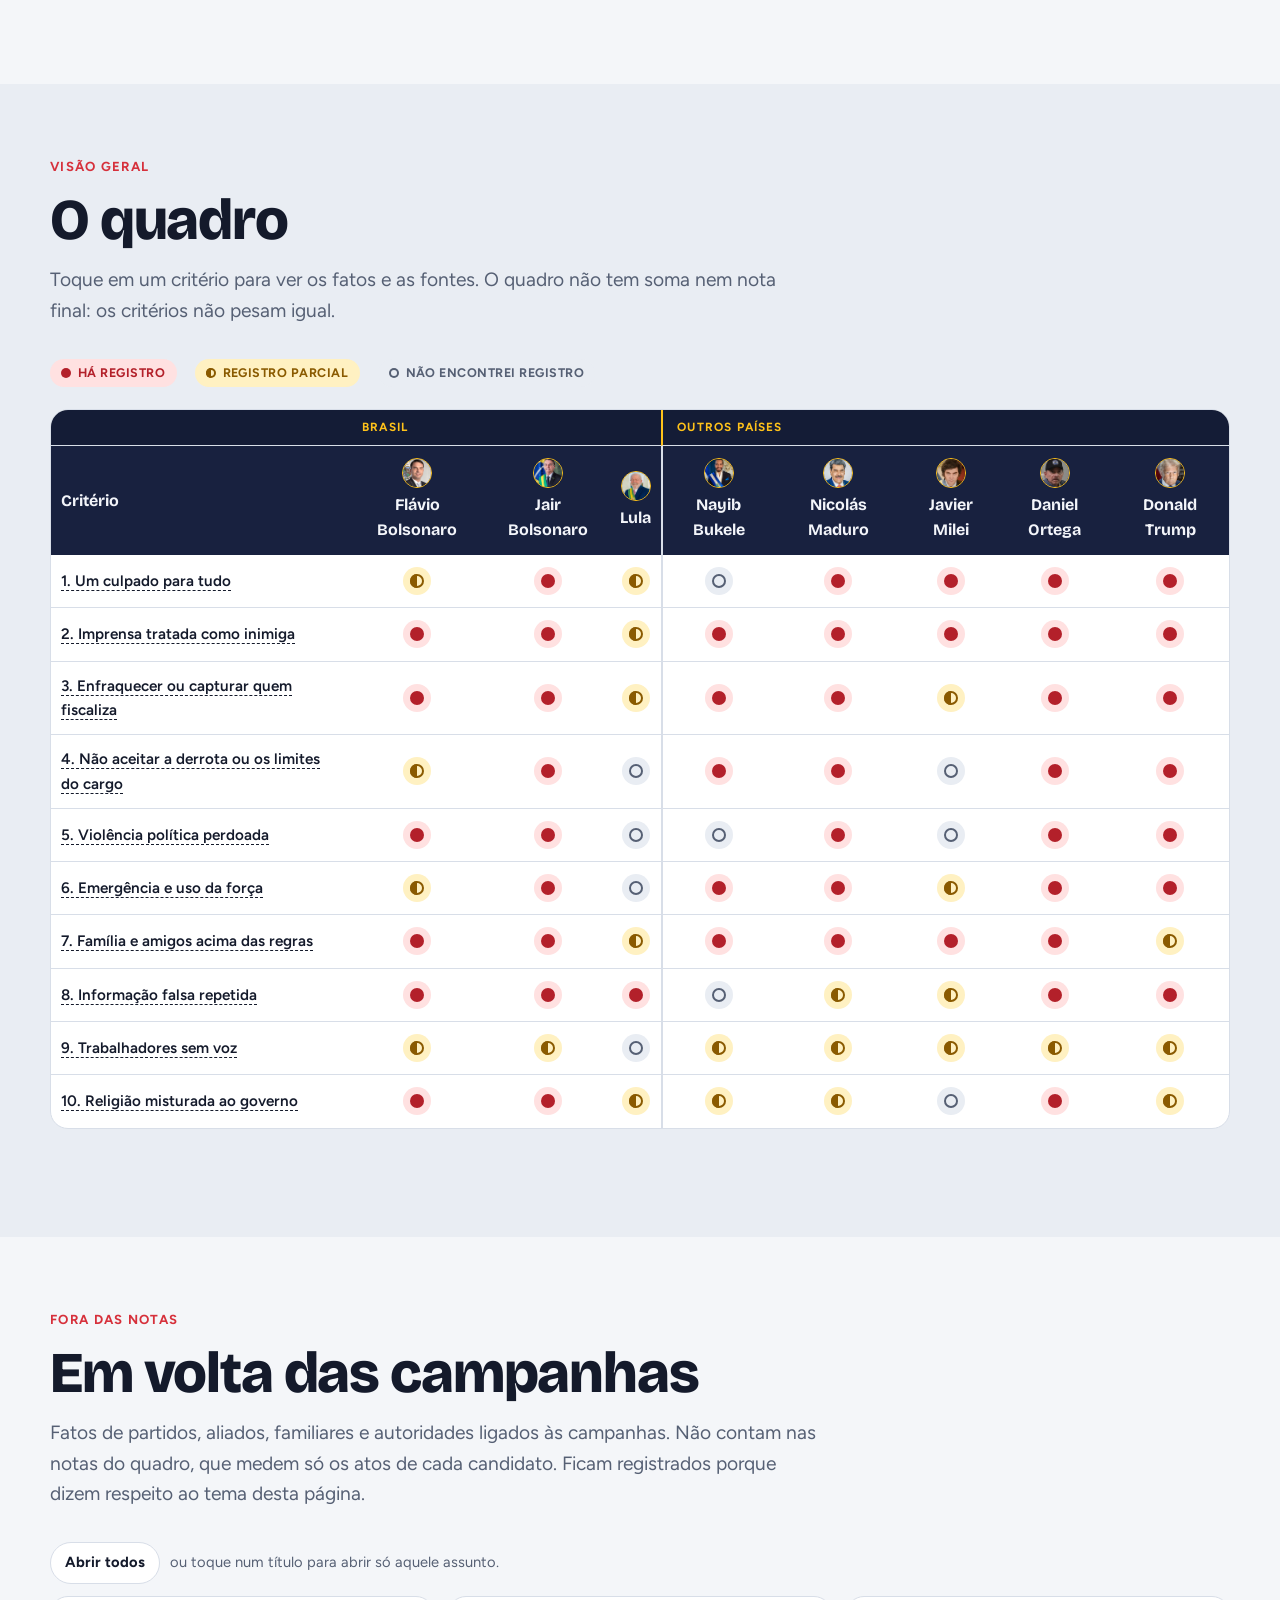
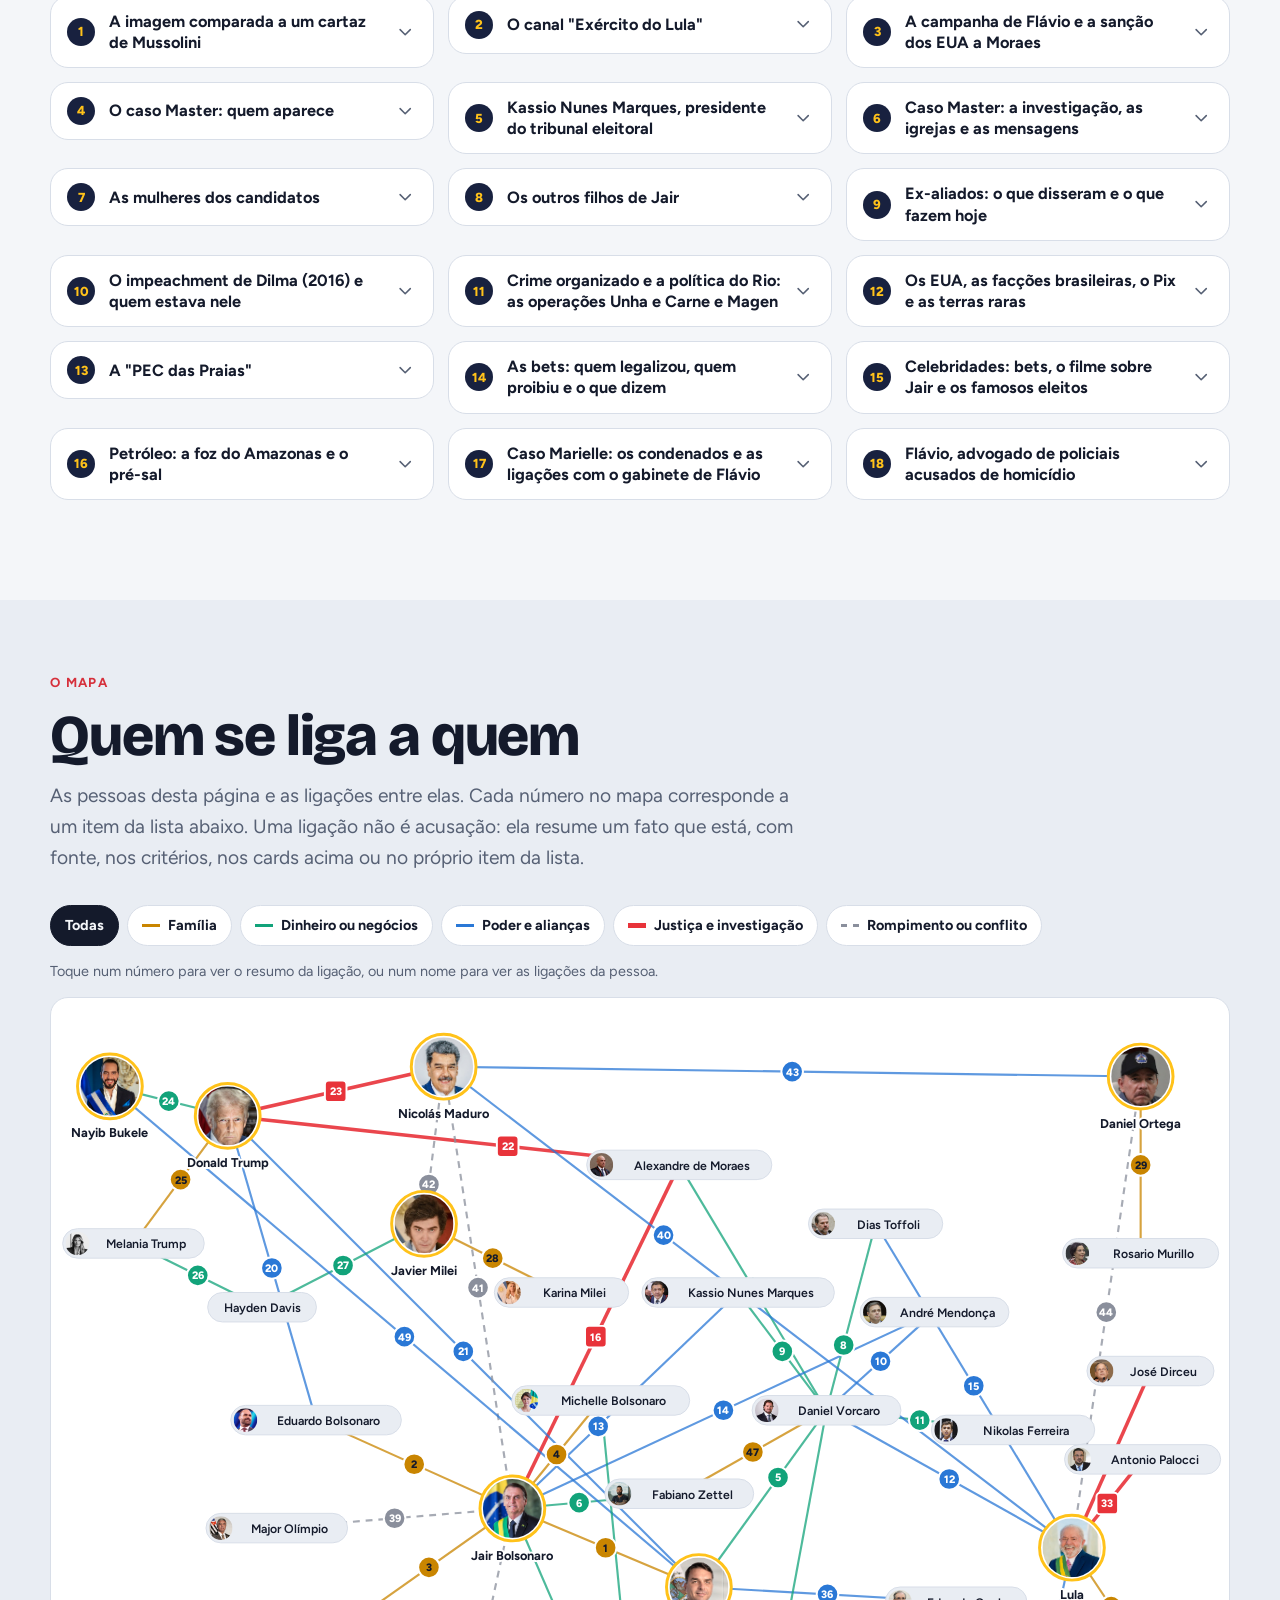
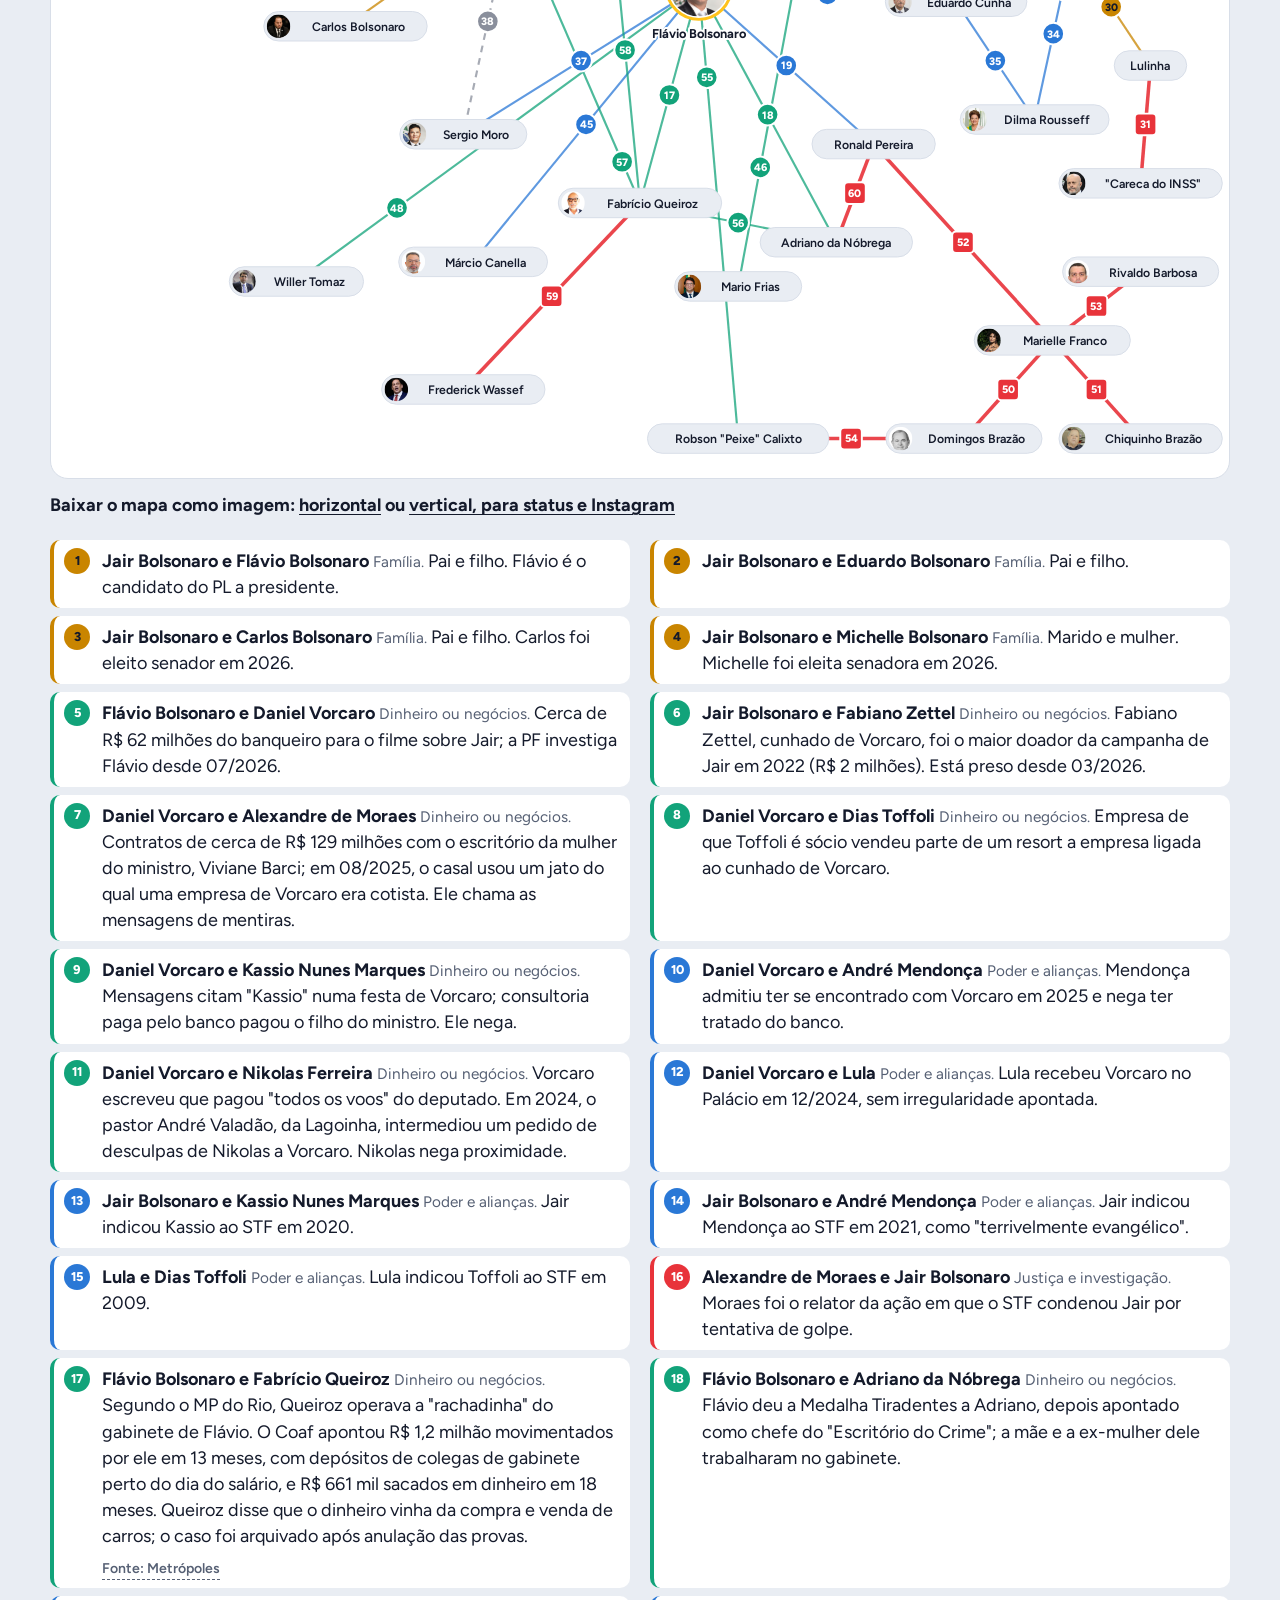
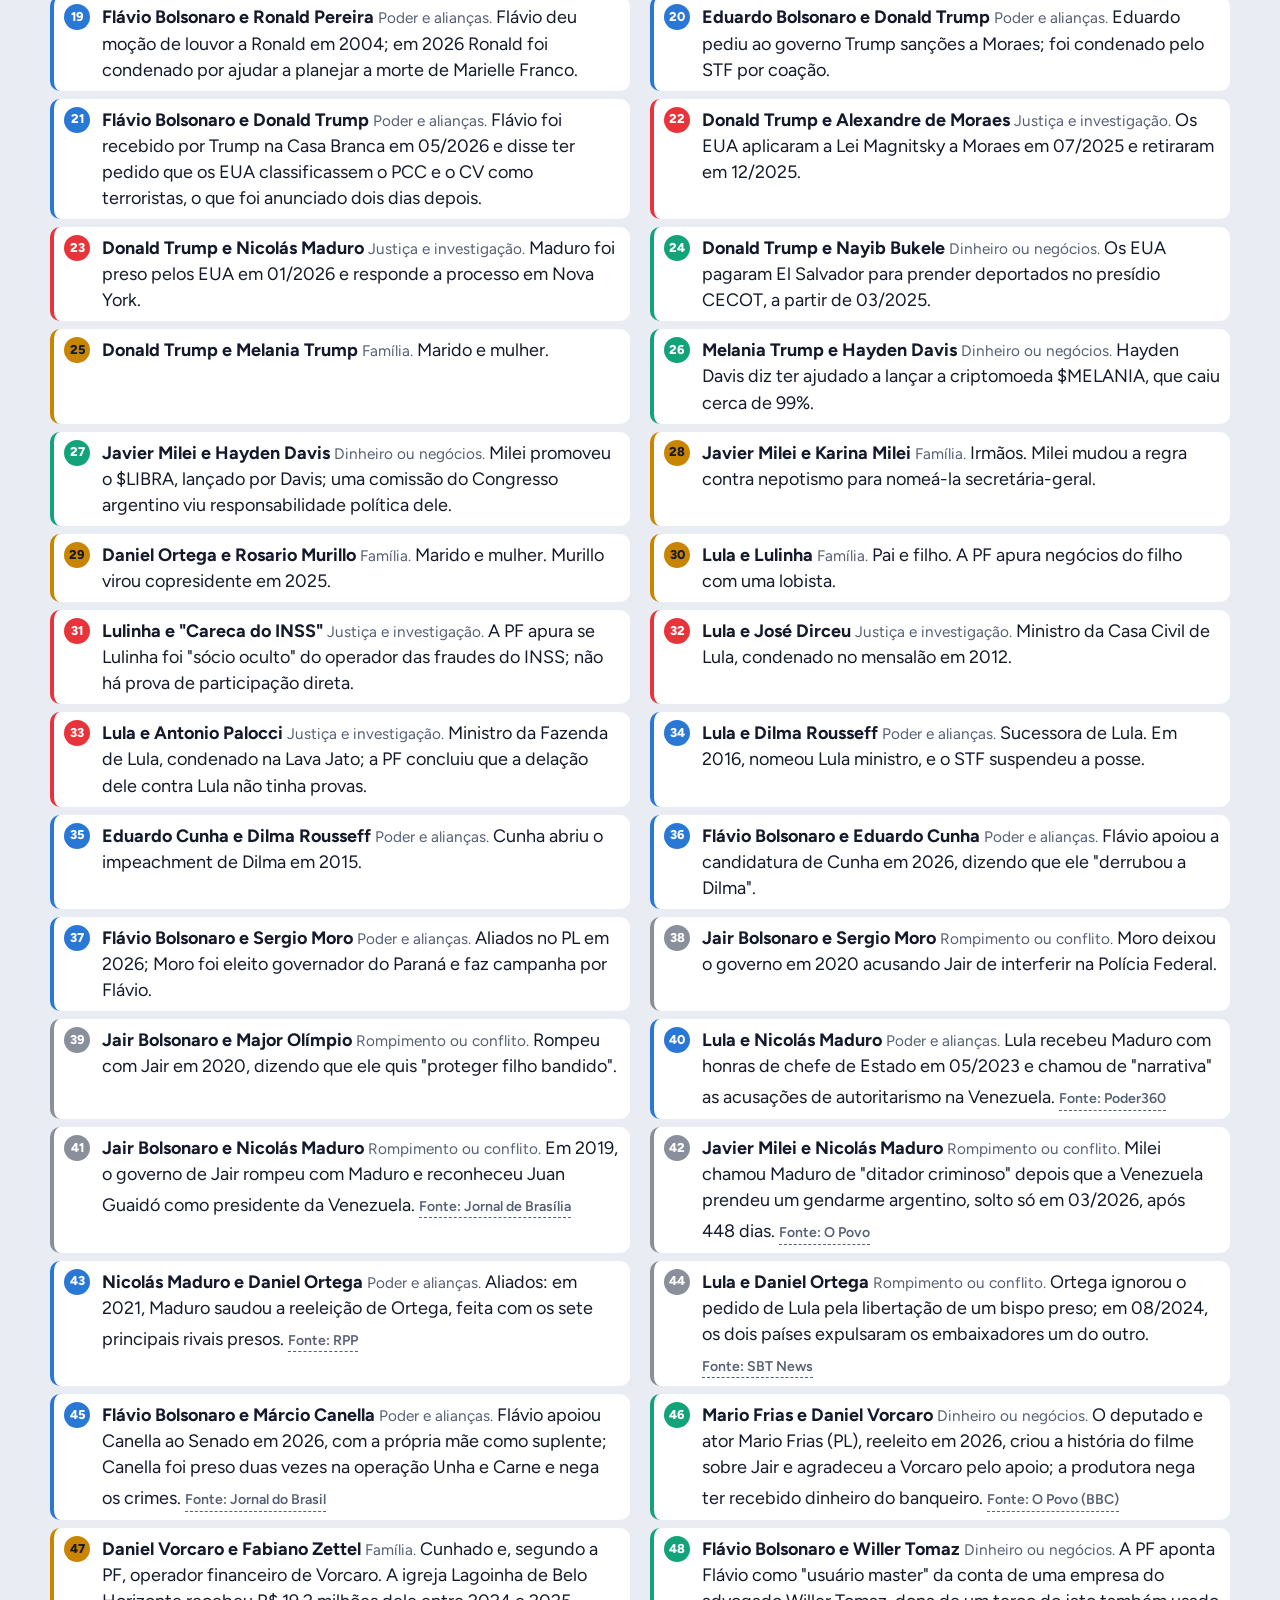
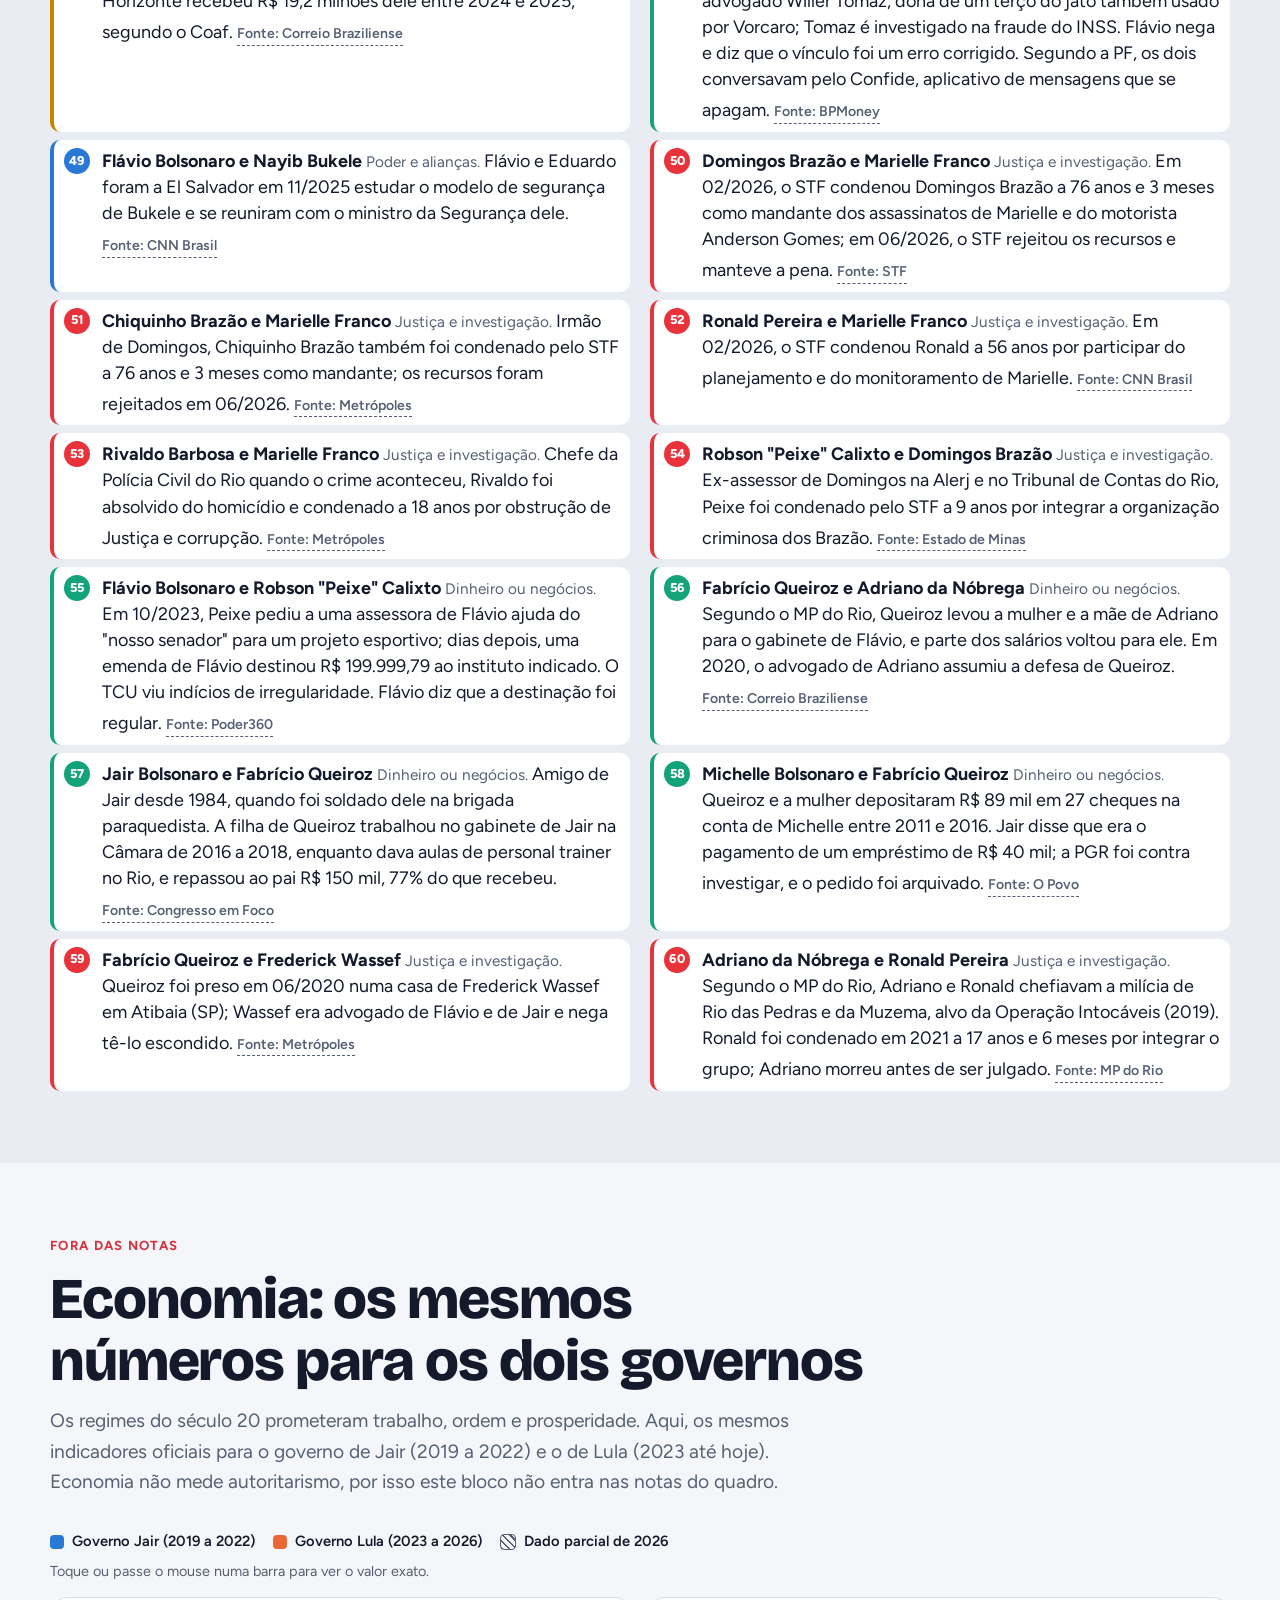
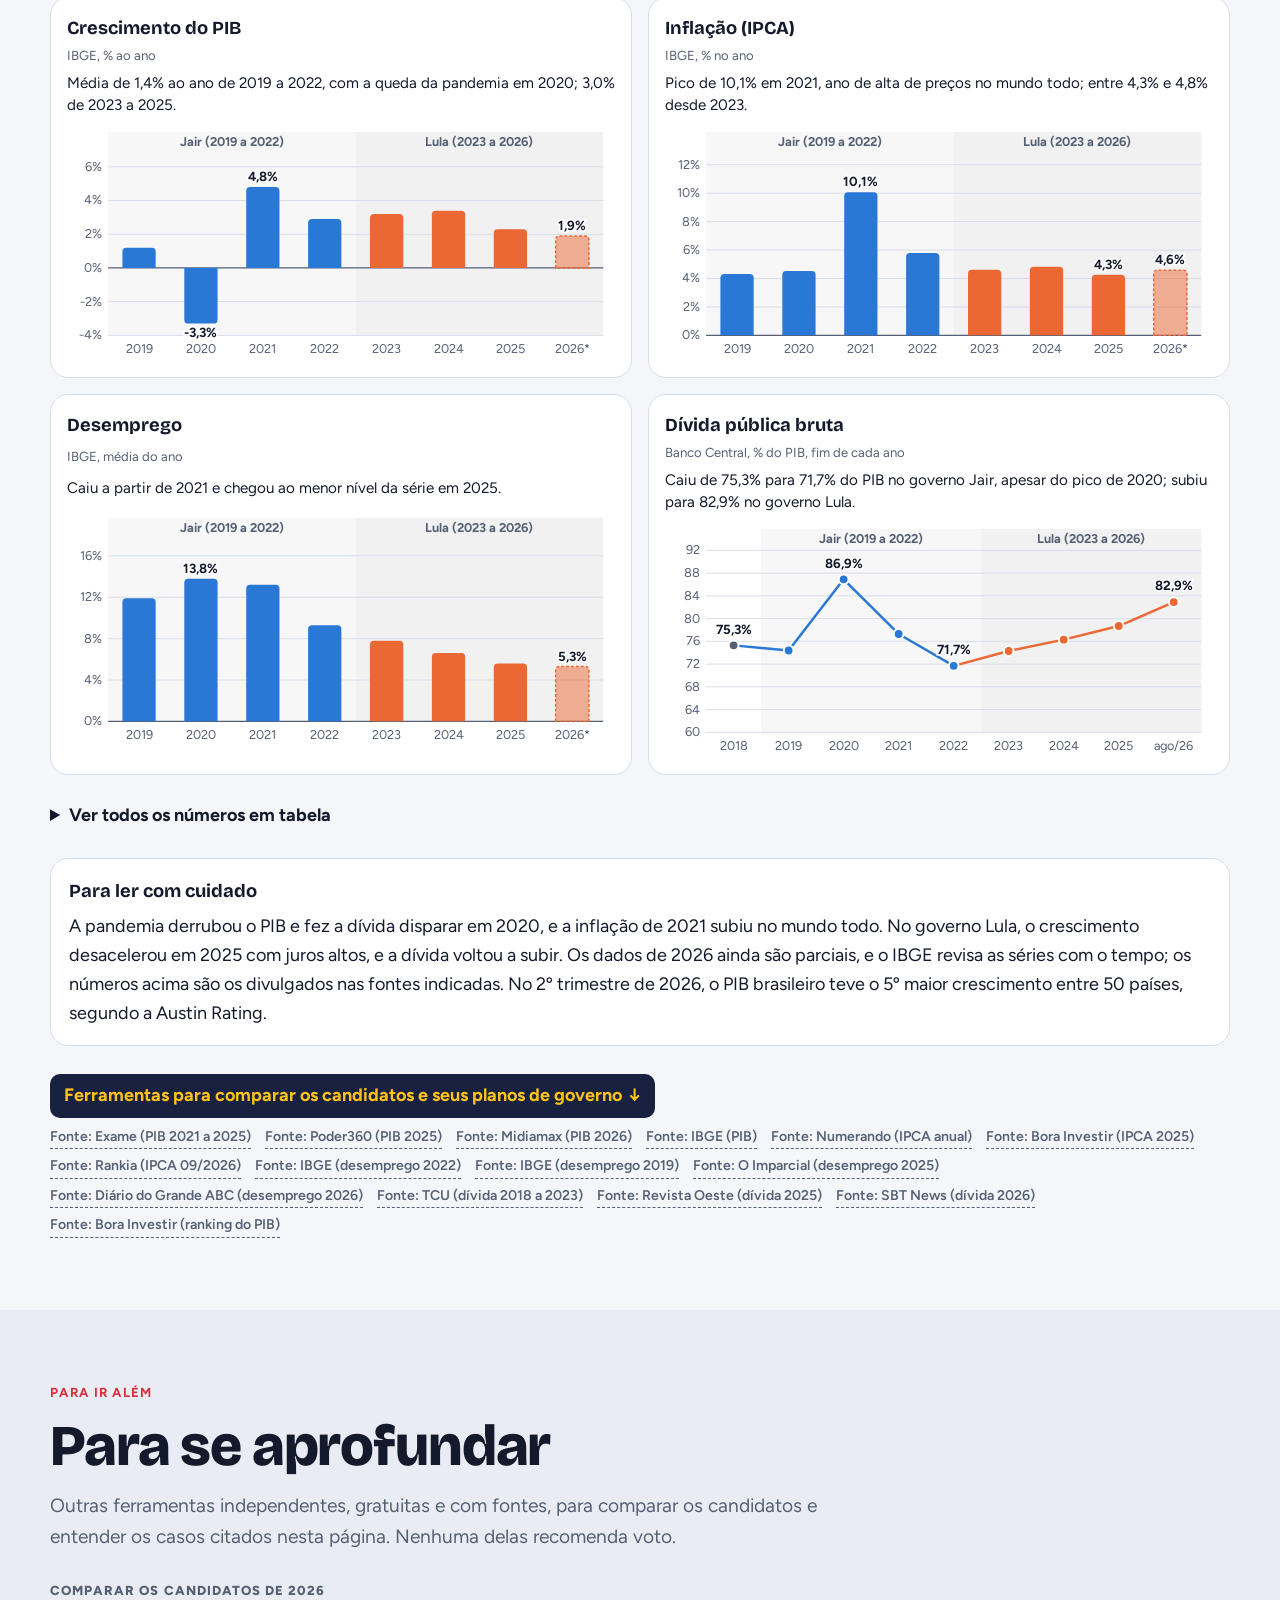
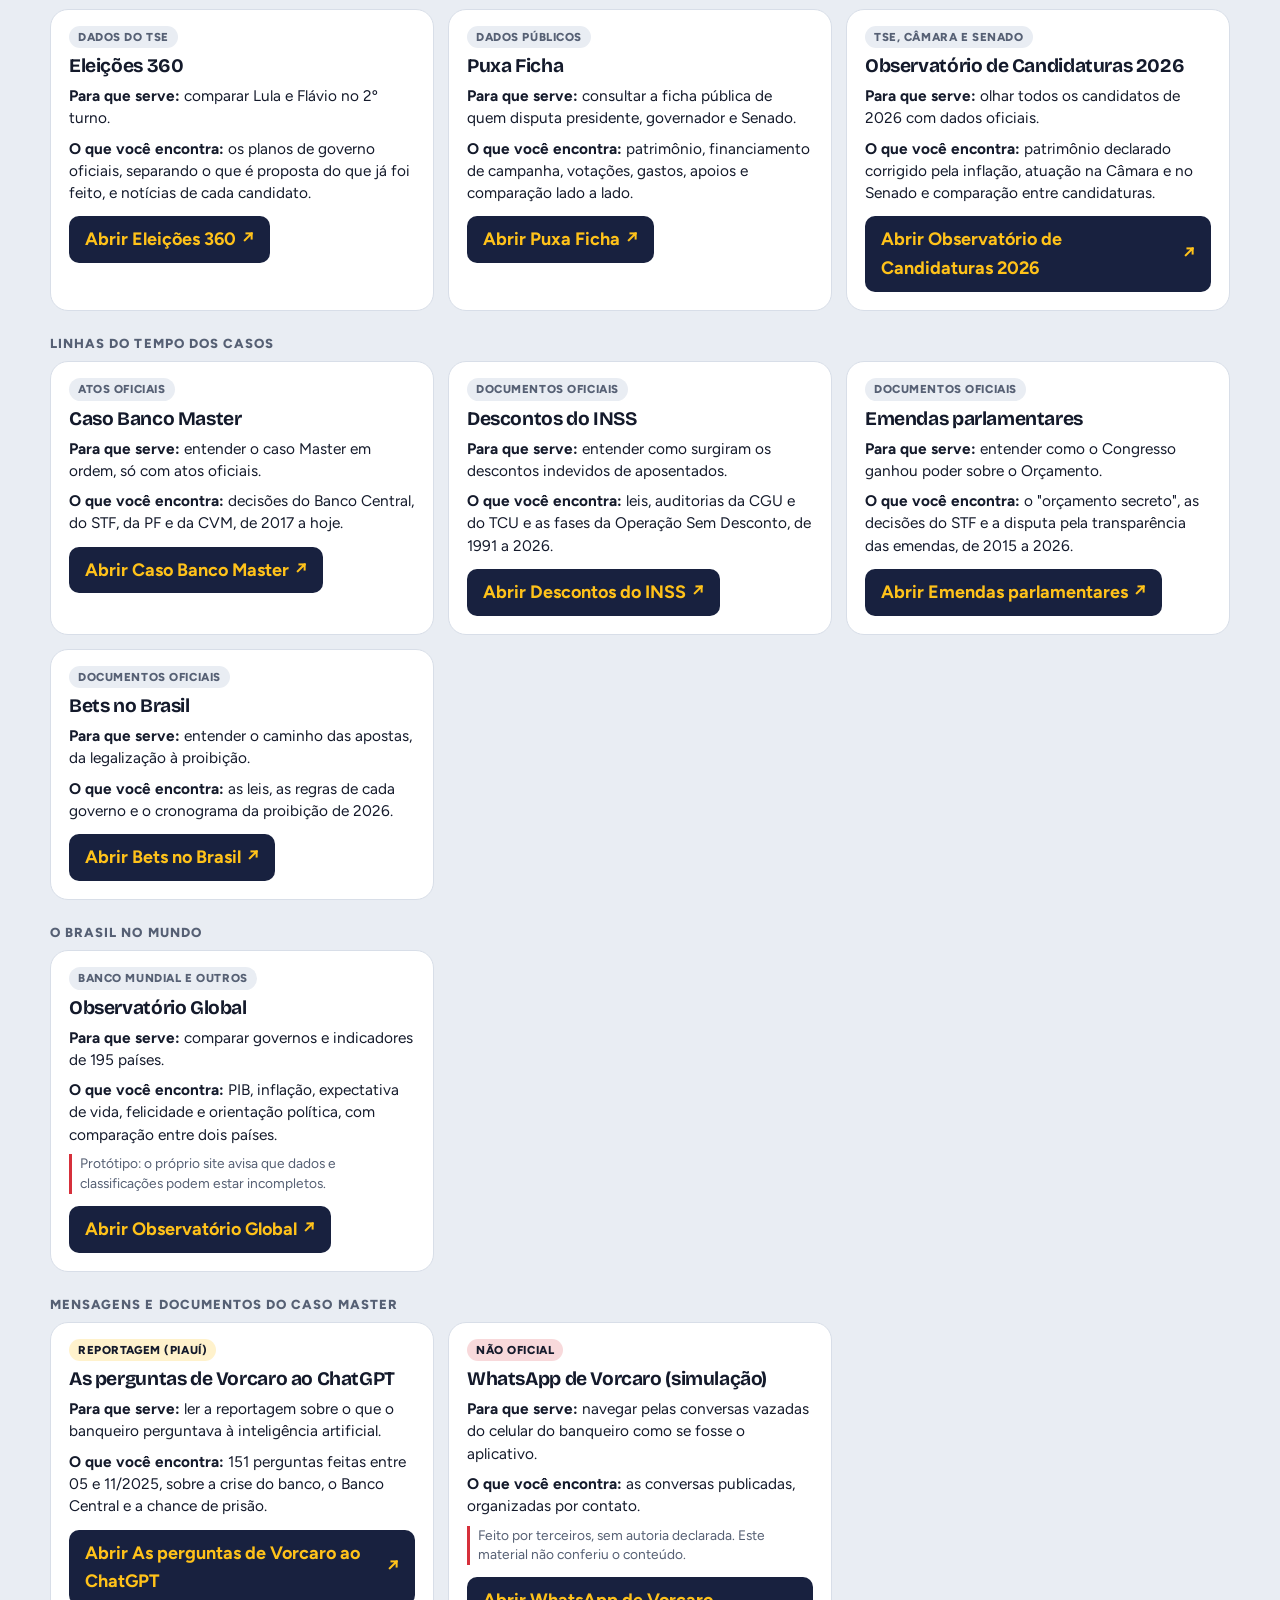
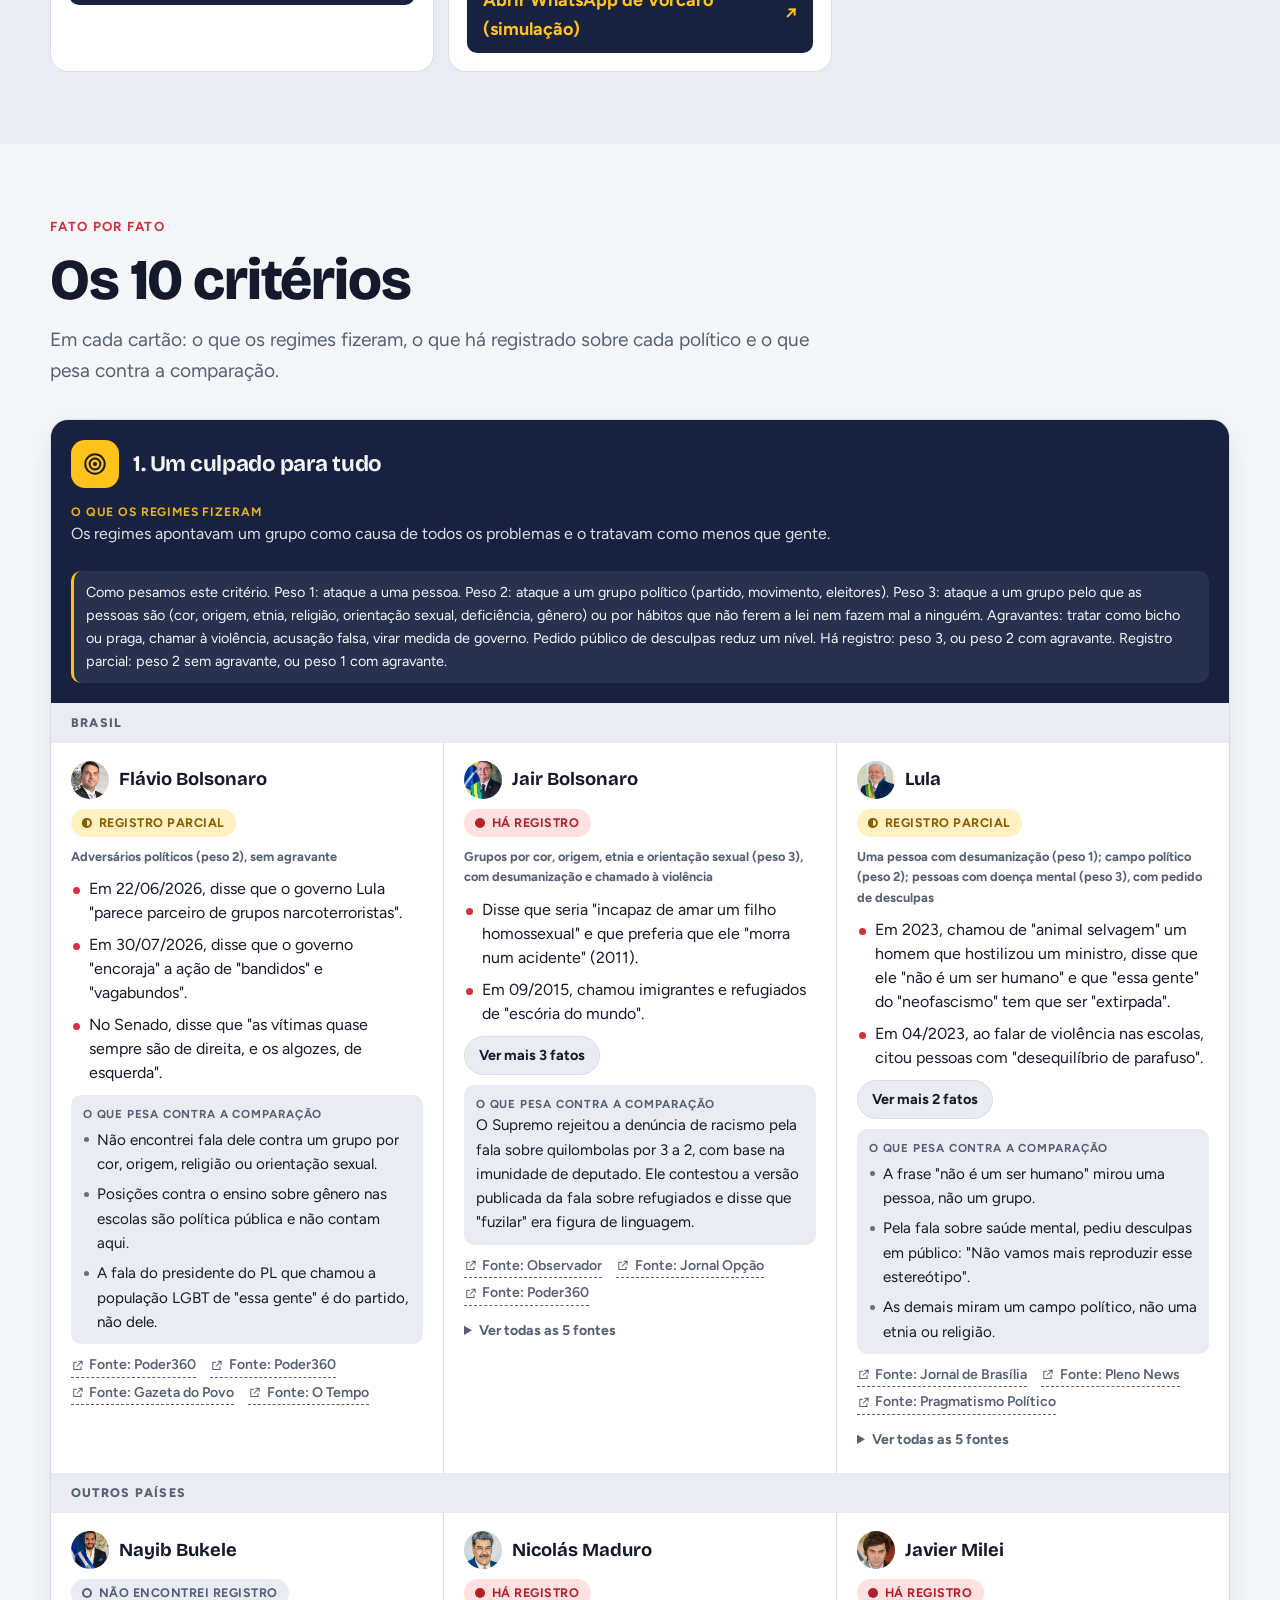
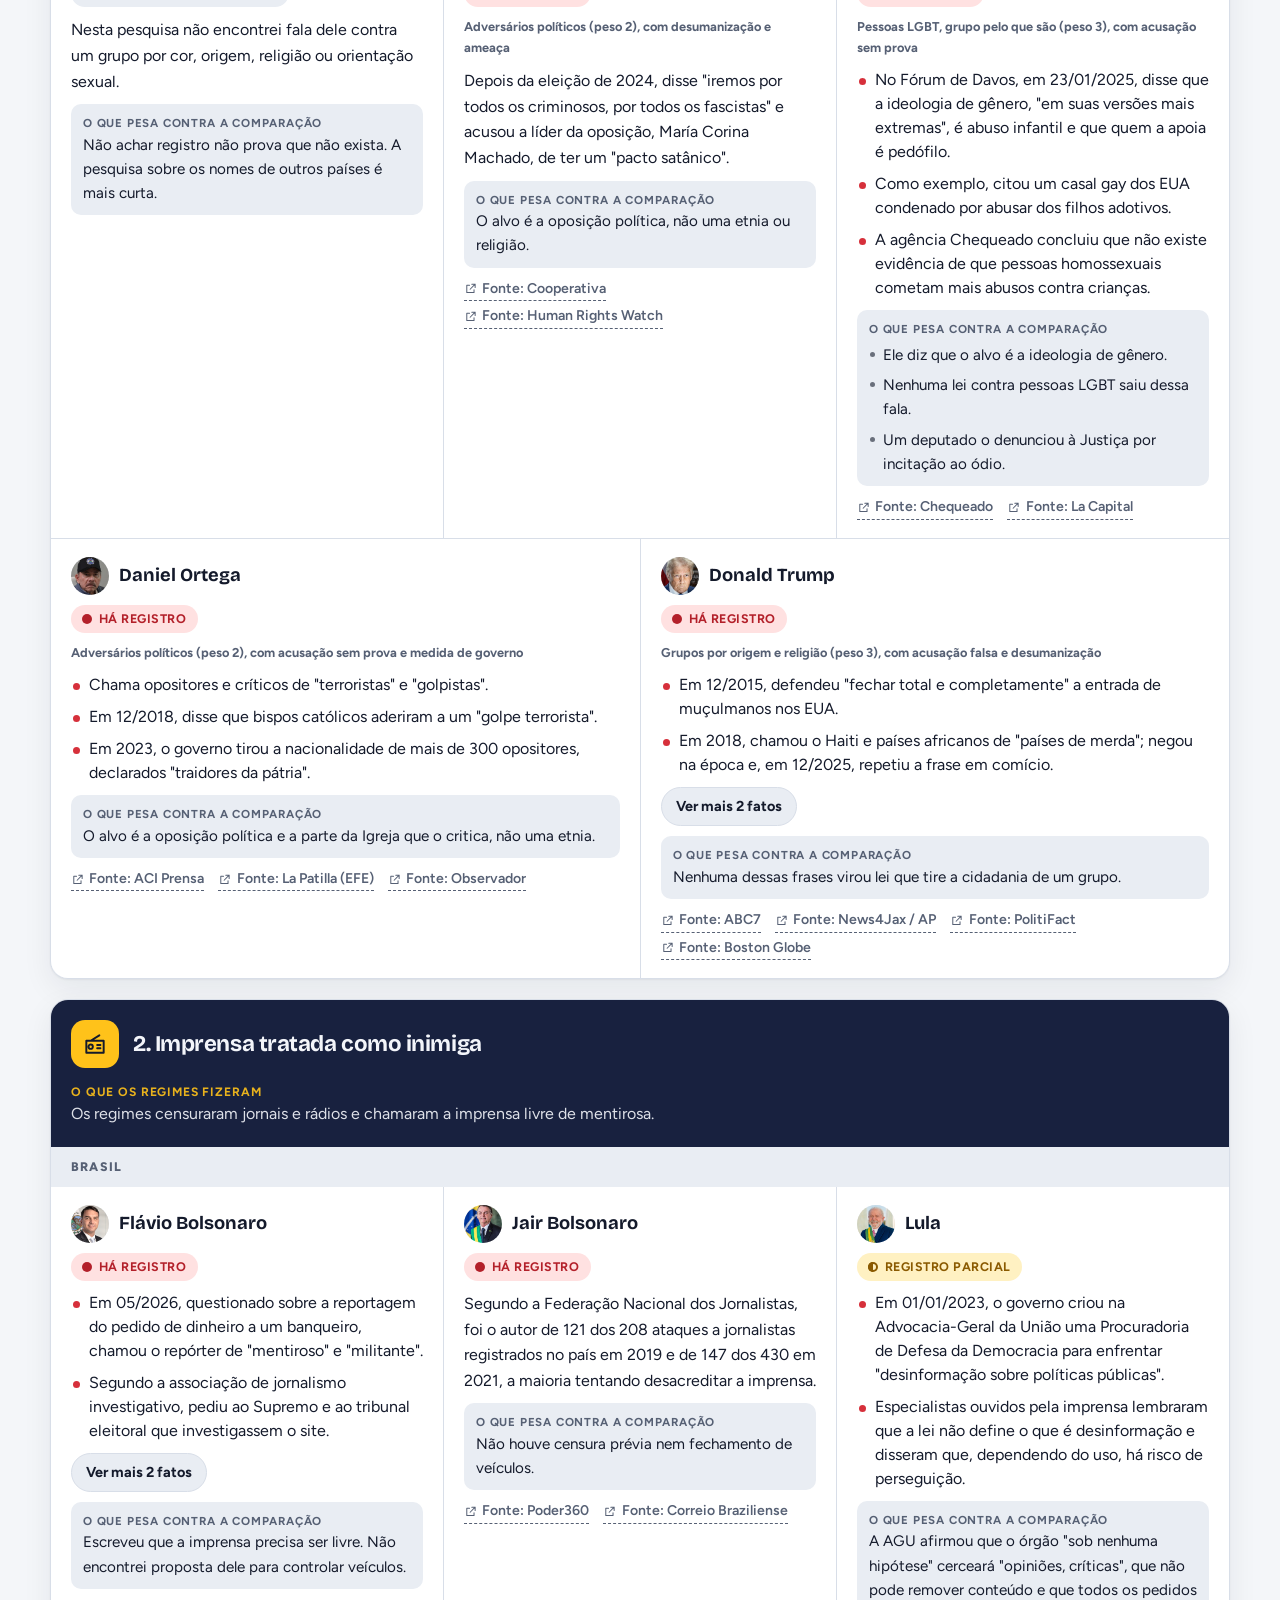
<file: hoje.html>
<!doctype html>
<html lang="pt-BR">
<head>
<meta charset="utf-8">
<meta name="viewport" content="width=device-width, initial-scale=1">
<title>E hoje? A mesma régua - A promessa e o preço</title>
<meta name="description" content="Dez técnicas dos regimes do século 20 aplicadas, com o mesmo critério, a Flávio Bolsonaro, Jair Bolsonaro, Lula, Nayib Bukele, Nicolás Maduro, Javier Milei, Daniel Ortega e Donald Trump. Cada fato com data, fonte e o que pesa contra a comparação.">
<meta property="og:type" content="website">
<meta property="og:locale" content="pt_BR">
<meta property="og:url" content="https://fascismo.vercel.app/hoje.html">
<meta property="og:title" content="E hoje? A mesma régua - A promessa e o preço">
<meta property="og:description" content="Dez técnicas dos regimes do século 20 aplicadas, com o mesmo critério, a Flávio Bolsonaro, Jair Bolsonaro, Lula, Nayib Bukele, Nicolás Maduro, Javier Milei, Daniel Ortega e Donald Trump. Cada fato com data, fonte e o que pesa contra a comparação.">
<meta property="og:image" content="https://fascismo.vercel.app/assets/og-hoje-2.jpg">
<meta property="og:image:width" content="1200">
<meta property="og:image:height" content="630">
<meta property="og:image:alt" content="Título E hoje? A mesma régua, com os rostos dos oito políticos comparados e o mapa de quem se liga a quem">
<meta name="twitter:card" content="summary_large_image">
<link rel="icon" href="favicon.ico" sizes="any">
<link rel="icon" type="image/png" sizes="32x32" href="assets/icones/favicon-32.png">
<link rel="icon" type="image/png" sizes="192x192" href="assets/icones/favicon-192.png">
<link rel="apple-touch-icon" href="assets/icones/apple-touch-icon.png">
<meta name="theme-color" content="#18213f">
<link rel="preconnect" href="https://fonts.googleapis.com">
<link rel="preconnect" href="https://fonts.gstatic.com" crossorigin>
<link href="https://fonts.googleapis.com/css2?family=Bricolage+Grotesque:opsz,wght@12..96,500;12..96,700;12..96,800&family=Figtree:wght@400;500;600;700&display=swap" rel="stylesheet">
<link rel="stylesheet" href="css/estilo.css?v=20261017e">
</head>
<body>
<a class="pular" href="#conteudo">Pular para o conteúdo</a>

<header class="topo" id="topo">
  <div class="topo-in">
    <a class="marca" href="index.html">A promessa e o preço</a>
    <nav class="menu" aria-label="Seções da página">
      <ul class="menu-lista" id="menu-lista">
        <li><a href="#como-ler">Como ler</a></li>
        <li><a href="#quadro">O quadro</a></li>
        <li><a href="#em-volta">Em volta das campanhas</a></li>
        <li><a href="#conexoes">Quem se liga a quem</a></li>
        <li><a href="#economia">Economia</a></li>
        <li><a href="#aprofundar">Para se aprofundar</a></li>
        <li><a href="#criterios">Os 10 critérios</a></li>
      </ul>
      <div class="menu-mais" id="menu-mais" hidden>
        <button class="menu-mais-btn" id="menu-mais-btn" type="button" aria-expanded="false" aria-controls="menu-mais-lista">Mais <svg class="ic" viewBox="0 0 24 24" aria-hidden="true"><path d="M6 9l6 6 6-6"/></svg></button>
        <ul class="menu-mais-lista" id="menu-mais-lista" hidden></ul>
      </div>
    </nav>
    <a class="menu-guia" href="jornada.html" aria-label="Versão guiada e simples, com áudio"><svg class="ic" viewBox="0 0 24 24" aria-hidden="true"><path d="M4 14v-2a8 8 0 0 1 16 0v2 M4 14h3v6H5a1 1 0 0 1-1-1z M20 14h-3v6h2a1 1 0 0 0 1-1z"/></svg><span class="t-longo">Versão guiada</span><span class="t-curto">Guiada</span></a>
    <button class="menu-abrir" id="menu-abrir" type="button" aria-expanded="false" aria-controls="gaveta"><svg class="ic" viewBox="0 0 24 24" aria-hidden="true"><path d="M4 7h16 M4 12h16 M4 17h16"/></svg><span>Menu</span></button>
    <button class="tema" id="btn-tema" type="button" aria-label="Trocar entre tema claro e escuro"></button>
  </div>
  <div class="progresso" aria-hidden="true"><span id="barra"></span></div>
</header>

<div class="gaveta" id="gaveta">
  <div class="gaveta-fundo" id="gaveta-fundo"></div>
  <nav class="gaveta-painel" aria-label="Menu">
    <div class="gaveta-cab">
      <b>Menu</b>
      <button class="gaveta-fechar" id="gaveta-fechar" type="button" aria-label="Fechar o menu"><svg class="ic" viewBox="0 0 24 24" aria-hidden="true"><path d="M6 6l12 12 M18 6L6 18"/></svg></button>
    </div>
    <a class="gaveta-guia" href="jornada.html"><span class="guia-ic"><svg class="ic" viewBox="0 0 24 24" aria-hidden="true"><path d="M4 14v-2a8 8 0 0 1 16 0v2 M4 14h3v6H5a1 1 0 0 1-1-1z M20 14h-3v6h2a1 1 0 0 0 1-1z"/></svg></span><span><b>Versão guiada e simples</b><small>7 paradas, uma ideia por tela, com áudio</small></span></a>
    <p class="gaveta-tit">Nesta página</p>
    <ol class="gaveta-lista" id="gaveta-lista"></ol>
    <p class="gaveta-tit">Outras páginas</p>
    <ul class="gaveta-outras">
      <li><a href="index.html">Página completa: a história do fascismo</a></li>
      <li><a href="jornada.html">Versão guiada</a></li>
    </ul>
    <button class="gaveta-tema" id="gaveta-tema" type="button">Trocar tema claro ou escuro</button>
  </nav>
</div>

<main id="conteudo">

<section class="hero" id="inicio">
  <div class="hero-in">
    <p class="olho">A mesma régua para oito políticos</p>
    <h1>E <span>hoje?</span></h1>
    <p class="lead">As técnicas dos regimes do século 20 aparecem na política atual? Aqui, dez critérios são aplicados do mesmo jeito a oito políticos, três do Brasil e cinco de outros países, de campos políticos diferentes. Em cada caso você vê o fato, a fonte e o que pesa contra a comparação.</p>
    <aside class="aviso" aria-label="O que é este material">
      <span class="aviso-ic" data-ic="info"></span>
      <div>
        <p><strong>O que é este material.</strong> Um trabalho pessoal, informal e apartidário. Não tem ligação com partido, candidato, empresa ou governo, e não pede voto para ninguém. Só entram fatos com data e fonte.</p>
        <p><strong>Feito com ajuda de inteligência artificial.</strong> A pesquisa foi feita em 13 de outubro de 2026, em reportagens, agências de checagem e páginas oficiais, e pode conter erros ou estar incompleta. Na dúvida, confira na fonte.</p>
      </div>
    </aside>
  </div>
</section>

<section class="sec" id="como-ler">
  <div class="sec-cab">
    <p class="olho">Antes de ler</p>
    <h2>Como ler esta página</h2>
  </div>
  <div class="regua-nota">
    <div class="rev"><b>Ninguém aqui é chamado de fascista</b><p>A página compara técnicas, uma por uma. A conclusão é sua.</p></div>
    <div class="rev"><b>Hoje não é 1933</b><p>No Brasil e nos EUA há eleições livres, imprensa livre e Justiça funcionando. Os casos de El Salvador e Venezuela mostram o que acontece quando esses freios se desgastam.</p></div>
    <div class="rev"><b>A régua é a mesma</b><p>Os dez critérios e as três notas são iguais para todos. A ordem é: primeiro os brasileiros, depois os de outros países, em ordem alfabética em cada grupo.</p></div>
    <div class="rev"><b>O que pesa</b><p>Contam atos, falas e propostas. Uma proposta conta quando atinge um direito garantido pela Constituição ou um mecanismo da democracia; proposta comum de política pública não conta. Só vale o que a própria pessoa fez, menos no critério 7, que trata de parentes e aliados.</p></div>
    <div class="rev"><b>Só fatos com mais de uma fonte</b><p>Fato que aparece só em veículo de opinião, ou em um único veículo de linha editorial marcada, não entra sozinho: precisa de outra fonte independente.</p></div>
    <div class="rev"><b>A pesquisa tem limites</b><p>"Não encontrei registro" quer dizer só isso. Não prova que o fato não exista.</p></div>
    <div class="rev"><b>Estudiosos discordam</b><p>O historiador Robert Paxton passou a usar a palavra "fascista" para Trump depois de 2021. O historiador Richard Evans acha que a comparação mais atrapalha do que explica. <a href="https://jhiblog.org/?p=18750" target="_blank" rel="noopener">Ver o debate (em inglês)</a></p></div>
  </div>
</section>

<section class="sec sec-alt" id="quadro">
  <div class="sec-cab">
    <p class="olho">Visão geral</p>
    <h2>O quadro</h2>
    <p class="sec-lead">Toque em um critério para ver os fatos e as fontes. O quadro não tem soma nem nota final: os critérios não pesam igual.</p>
  </div>
  <ul class="leg-st" aria-label="Legenda">
    <li><span class="st st-ha"><i></i><span class="st-t">Há registro</span></span></li>
    <li><span class="st st-parte"><i></i><span class="st-t">Registro parcial</span></span></li>
    <li><span class="st st-nao"><i></i><span class="st-t">Não encontrei registro</span></span></li>
  </ul>
  <div class="quadro-rol"><table class="quadro" id="tabela"></table></div>
  <p class="qm-dica">Toque num rosto para destacar a coluna daquela pessoa. Toque num símbolo para ver o resumo, ou no nome do critério para ler os fatos.</p>
  <div class="quadro-m" id="quadro-m"></div>
</section>

<section class="sec" id="em-volta">
  <div class="sec-cab">
    <p class="olho">Fora das notas</p>
    <h2>Em volta das campanhas</h2>
    <p class="sec-lead">Fatos de partidos, aliados, familiares e autoridades ligados às campanhas. Não contam nas notas do quadro, que medem só os atos de cada candidato. Ficam registrados porque dizem respeito ao tema desta página.</p>
  </div>
  <p class="volta-acoes"><button type="button" class="volta-todos" id="volta-todos" aria-pressed="false">Abrir todos</button> <span class="volta-dica">ou toque num título para abrir só aquele assunto.</span></p>
  <div class="regua-nota volta">
    <details class="rev volta-item" id="volta-1">
      <summary><span class="volta-n">1</span><span class="volta-tit">A imagem comparada a um cartaz de Mussolini</span><svg class="ic volta-seta" viewBox="0 0 24 24" aria-hidden="true"><path d="M6 9l6 6 6-6"/></svg></summary>
      <div class="volta-corpo">
      <figure class="volta-foto">
        <img src="assets/braschi-1934.png" alt="Fachada de um prédio em Roma coberta pela palavra SI repetida dezenas de vezes, com um rosto enorme de Mussolini no centro" loading="lazy" width="458" height="417">
        <figcaption>Sede do Partido Fascista em Roma (Palazzo Braschi), 1934: o rosto de Mussolini cercado pela palavra "Sì" ("sim"), na campanha do plebiscito daquele ano. Autor desconhecido, domínio público, via <a href="https://commons.wikimedia.org/wiki/File:Palazzo_Braschi_Fascist_Poster,_1934.png" target="_blank" rel="noopener">Wikimedia Commons</a>.</figcaption>
      </figure>
      <p>Em 08/10/2026, o canal oficial do PL no WhatsApp publicou uma arte com o rosto de Flávio Bolsonaro em preto e branco e a frase "Tropa do Flávio" repetida em bloco ao fundo. Nas redes, a peça foi comparada a uma fachada de Roma em 1934, com o rosto de Mussolini cercado pela palavra "Sì" ("sim") repetida.</p>
      <p class="mas"><b>O que o partido respondeu</b>A imagem foi apagada. O PL atribuiu a arte à sua ala jovem, que disse ter se inspirado em "peças gráficas da antiguidade", e pediu desculpas "pelo equívoco e por qualquer interpretação decorrente dessa coincidência". A reportagem não registra comentário do candidato.</p>
      <a class="fonte" href="https://www.jb.com.br/brasil/politica/2026/10/1061196-coincidencia-diz-pl-sobre-propaganda-de-flavio-bolsonaro-copiada-de-mussolini.html" target="_blank" rel="noopener">Fonte: Jornal do Brasil</a>
      <a class="fonte" href="https://agendadopoder.com.br/pl-apaga-propaganda-de-flavio-bolsonaro-apos-comparacao-com-mussolini/" target="_blank" rel="noopener">Fonte: Agenda do Poder</a>
      </div>
    </details>
    <details class="rev volta-item" id="volta-2">
      <summary><span class="volta-n">2</span><span class="volta-tit">O canal "Exército do Lula"</span><svg class="ic volta-seta" viewBox="0 0 24 24" aria-hidden="true"><path d="M6 9l6 6 6-6"/></svg></summary>
      <div class="volta-corpo">
      <p>Um deputado aliado de Lula, André Janones, criou e administra um canal de WhatsApp com esse nome, com mais de 3 milhões de seguidores. Em 11/10/2026, o presidente do tribunal eleitoral mandou suspender o canal, a pedido da campanha de Flávio, que o acusa de espalhar desinformação e coordenar ataques.</p>
      <p class="mas"><b>O que veio depois</b>Em 13/10/2026, o presidente do tribunal liberou o canal depois que a campanha de Lula o registrou como endereço oficial, com volta marcada para 48 horas depois. O deputado nega espalhar desinformação. Em resposta, um deputado aliado de Flávio criou o canal "Tropa do Flávio".</p>
      <a class="fonte" href="https://agenciabrasil.ebc.com.br/justica/noticia/2026-10/tse-atende-flavio-e-manda-suspender-canal-do-whatsapp-exercito-do-lula" target="_blank" rel="noopener">Fonte: Agência Brasil</a>
      <a class="fonte" href="https://www.metropoles.com/brasil/exercito-do-lula-apos-registro-no-tse-nunes-marques-autoriza-canal" target="_blank" rel="noopener">Fonte: Metrópoles</a>
      <a class="fonte" href="https://www.gazetadopovo.com.br/republica/nunes-marques-se-reune-com-campanhas-de-lula-e-flavio-em-meio-a-criticas-ao-tse/" target="_blank" rel="noopener">Fonte: Gazeta do Povo</a>
      </div>
    </details>
    <details class="rev volta-item" id="volta-3">
      <summary><span class="volta-n">3</span><span class="volta-tit">A campanha de Flávio e a sanção dos EUA a Moraes</span><svg class="ic volta-seta" viewBox="0 0 24 24" aria-hidden="true"><path d="M6 9l6 6 6-6"/></svg></summary>
      <div class="volta-corpo">
      <p>Em 07/2025, Trump ligou a tarifa de 50% sobre produtos brasileiros à "caça às bruxas" contra Jair Bolsonaro, e o governo dos EUA aplicou a Lei Magnitsky ao ministro Alexandre de Moraes, depois de meses de pedidos de Eduardo Bolsonaro. A sanção foi retirada em 12/2025, e Flávio disse que a retirada era um "gesto gigantesco" pela anistia. Em 05/2026, Flávio chefiou uma comitiva a Washington e foi recebido por Trump; nas reuniões, os dois aliados que viajaram com ele, o irmão Eduardo e Paulo Figueiredo, pediram a volta da sanção.</p>
      <p class="mas"><b>O que eles dizem</b>Figueiredo afirma que o pedido foi dele e de Eduardo, e que Flávio preferiu não tratar do tema. Flávio diz que a decisão é das autoridades americanas. Eduardo foi condenado pelo STF por coação no curso do processo.</p>
      <a class="fonte" href="https://www.infomoney.com.br/politica/eduardo-bolsonaro-agradece-tarifa-de-trump-e-pede-apoio-de-sancoes-contra-moraes/" target="_blank" rel="noopener">Fonte: InfoMoney</a>
      <a class="fonte" href="https://revistaoeste.com/politica/flavio-bolsonaro-retirada-da-magnitsky-e-gesto-gigantesco-pela-anistia/" target="_blank" rel="noopener">Fonte: Revista Oeste</a>
      <a class="fonte" href="https://www.cnnbrasil.com.br/blogs/priscila-yazbek/politica/flavio-bolsonaro-se-reune-com-donald-trump-na-casa-branca/" target="_blank" rel="noopener">Fonte: CNN Brasil</a>
      <a class="fonte" href="https://jornaldebrasilia.com.br/noticias/politica-e-poder/alem-de-cv-e-pcc-como-terroristas-aliados-de-flavio-pediram-a-trump-volta-de-magnitsky-a-moraes/" target="_blank" rel="noopener">Fonte: Jornal de Brasília (Folha)</a>
      <a class="fonte" href="https://noticias.stf.jus.br/postsnoticias/stf-condena-eduardo-bolsonaro-por-coacao-no-curso-do-processo-sobre-tentativa-de-golpe/" target="_blank" rel="noopener">Fonte: STF</a>
      </div>
    </details>
    <details class="rev volta-item" id="volta-4">
      <summary><span class="volta-n">4</span><span class="volta-tit">O caso Master: quem aparece</span><svg class="ic volta-seta" viewBox="0 0 24 24" aria-hidden="true"><path d="M6 9l6 6 6-6"/></svg></summary>
      <div class="volta-corpo">
      <p>O banco de Daniel Vorcaro, preso desde 11/2025, tocou pessoas de todos os lados. Aparecer em mensagens não prova crime. Abaixo, o que está documentado e a resposta de cada um.</p>
      <ul class="volta-lista"><li><b>Alexandre de Moraes</b> (STF, indicado por Temer): o escritório da mulher dele teve contratos de cerca de R$ 129 milhões com Vorcaro, e mensagens de Vorcaro falam em "dívida de vida" com o ministro. A PF não concluiu que houve crime. Ele chama as mensagens de "criminosas mentiras".</li><li><b>Dias Toffoli</b> (STF, indicado por Lula): é sócio de uma empresa que vendeu parte de um resort a uma empresa ligada ao cunhado de Vorcaro. Nega ter recebido dinheiro dele.</li><li><b>André Mendonça</b> (STF, indicado por Jair): admitiu ter se encontrado com Vorcaro em 2025. Nega ter tratado do banco.</li><li><b>Lula</b> (PT): recebeu Vorcaro no Palácio, sem irregularidade apontada. Um áudio sobre R$ 30 milhões para um documentário sobre ele é negado pela PGR, pela PF e pelos advogados de Vorcaro.</li><li><b>Jair Bolsonaro e Tarcísio de Freitas</b> (PL e Republicanos): o cunhado de Vorcaro foi o maior doador das campanhas deles em 2022, com R$ 2 milhões e R$ 3 milhões. As doações foram declaradas.</li><li><b>Nikolas Ferreira</b> (PL): chamou Vorcaro de "lindão" e pediu ajuda para um negócio de um ex-assessor; Vorcaro escreveu "banquei todos os voos dele". Confirma as mensagens e nega proximidade.</li><li><b>Ciro Nogueira</b> (PP): trocou mensagens com Vorcaro, e a PF apura se recebeu pagamentos. Nega irregularidade.</li></ul>
      <p class="mas"><b>Para ler com cuidado</b>As ligações de Flávio Bolsonaro com Vorcaro estão no critério 7 do quadro. Investigação não é condenação, e boa parte do processo está em sigilo.</p>
      <p>Em 09/2026, o STF autorizou a Operação Make Up, da PF, que apura se emendas parlamentares foram desviadas e podem ter ido para o filme sobre Jair.</p>
      <a class="volta-mais" href="https://master-timeline-nu.vercel.app/" target="_blank" rel="noopener">Linha do tempo completa do caso Master, com os atos oficiais do Banco Central, STF e PF</a>
      <a class="fonte" href="https://www.aosfatos.org/noticias/esquerda-e-direita-omitem-fatos-para-culpar-adversarios-caso-master/" target="_blank" rel="noopener">Fonte: Aos Fatos</a>
      <a class="fonte" href="https://www.correiodamanha.com.br/politica/2026/09/316127-divida-de-vida-contratos-milionarios-e-alerta-antes-da-prisao-o-que-a-pf-revelou-sobre-moraes-e-vorcaro.html" target="_blank" rel="noopener">Fonte: Correio da Manhã</a>
      <a class="fonte" href="https://diariodonordeste.verdesmares.com.br/pontopoder/moraes-nega-favorecimento-a-vorcaro-e-chama-investigacao-de-farsa-e-vinganca-1.3791536" target="_blank" rel="noopener">Fonte: Diário do Nordeste</a>
      <a class="fonte" href="https://www.cnnbrasil.com.br/eleicoes/vorcaro-cita-r-30-milhoes-a-filme-de-lula-o-que-sabemos-ate-agora/" target="_blank" rel="noopener">Fonte: CNN Brasil</a>
      <a class="fonte" href="https://www.gazetadopovo.com.br/republica/nikolas-ferreira-nega-relacao-proximidade-vorcaro/" target="_blank" rel="noopener">Fonte: Gazeta do Povo</a>
      <a class="fonte" href="https://noticias.stf.jus.br/postsnoticias/stf-autoriza-operacao-da-pf-sobre-destinacao-de-emendas-parlamentares-no-caso-dark-horse/" target="_blank" rel="noopener">Fonte: STF (Operação Make Up)</a>
      <a class="fonte" href="https://master-timeline-nu.vercel.app/" target="_blank" rel="noopener">Fonte: Banco Master - fatos, datas e decisões</a>
      </div>
    </details>
    <details class="rev volta-item" id="volta-5">
      <summary><span class="volta-n">5</span><span class="volta-tit">Kassio Nunes Marques, presidente do tribunal eleitoral</span><svg class="ic volta-seta" viewBox="0 0 24 24" aria-hidden="true"><path d="M6 9l6 6 6-6"/></svg></summary>
      <div class="volta-corpo">
      <p>Indicado ao STF por Jair Bolsonaro, preside o tribunal eleitoral nesta eleição. No celular de Vorcaro, a PF encontrou mensagens sobre uma festa no triplex dele em São Paulo, em 28/02/2025, que custou R$ 62,3 mil e teve ordem para recolher os celulares dos convidados. Às 20h56, um funcionário relatou ter cedido um quarto a um "ministro com 5 meninas". Dias depois, a mulher que levou as convidadas cobrou R$ 10 mil e disse que uma delas ficou com "Kassio".</p>
      <p>Segundo o Coaf, uma consultoria que recebeu R$ 6,6 milhões do Master pagou R$ 281 mil ao advogado Kevin Marques, filho do ministro; mensagens de Vorcaro citam ainda um pagamento de R$ 500 mil a ele, não confirmado. A PF prepara para o presidente do STF um relatório com todas as menções a ministros.</p>
      <p class="mas"><b>O que ele responde</b>Kassio nega proximidade com Vorcaro, diz que nunca autorizou ninguém a falar em nome dele e que votou para mantê-lo preso. As mensagens não trazem o nome completo dele, e ele não respondeu se esteve na festa. O filho diz que os pagamentos são de trabalho de advocacia e que não prestou serviço ao Master.</p>
      <a class="fonte" href="https://timesbrasil.com.br/brasil/mensagens-no-celular-de-vorcaro-citam-ministro-com-5-meninas-e-cobranca-de-r-10-mil-ligada-a-kassio" target="_blank" rel="noopener">Fonte: Times Brasil</a>
      <a class="fonte" href="https://bahiaeconomica.com.br/wp/2026/10/13/mensagens-de-vorcaro-citam-kassio-e-quarto-para-ministro-com-5-meninas/" target="_blank" rel="noopener">Fonte: Bahia Econômica</a>
      <a class="fonte" href="https://www.metropoles.com/brasil/consultoria-ligada-ao-master-e-a-jbs-contratou-filho-de-nunes-marques" target="_blank" rel="noopener">Fonte: Metrópoles</a>
      <a class="fonte" href="https://www.gazetadopovo.com.br/republica/filho-nunes-marques-teria-recebido-500-mil-master-aponta-pf/" target="_blank" rel="noopener">Fonte: Gazeta do Povo</a>
      <a class="fonte" href="https://sbtnews.sbt.com.br/colunas/coluna-da-carla/pf-entregara-a-fachin-pente-fino-de-arquivos-sobre-ministros" target="_blank" rel="noopener">Fonte: SBT News</a>
      <a class="fonte" href="https://www.poder360.com.br/poder-justica/kassio-nega-relacao-com-master-e-diz-ter-absoluta-isencao/" target="_blank" rel="noopener">Fonte: Poder360</a>
      </div>
    </details>
    <details class="rev volta-item" id="volta-6">
      <summary><span class="volta-n">6</span><span class="volta-tit">Caso Master: a investigação, as igrejas e as mensagens</span><svg class="ic volta-seta" viewBox="0 0 24 24" aria-hidden="true"><path d="M6 9l6 6 6-6"/></svg></summary>
      <div class="volta-corpo">
      <p><b>A investigação.</b> A Operação Compliance Zero, da PF, prendeu Daniel Vorcaro em 18/11/2025, no mesmo dia em que o Banco Central liquidou o Master. Em 03/2026, uma nova fase prendeu de novo Vorcaro, o cunhado dele, Fabiano Zettel, apontado como operador financeiro, e Luiz Phillipi Mourão, o "Sicário", suspeito de vigiar e intimidar pessoas a mando do banqueiro. Mourão morreu sob custódia da PF dias depois; segundo a PF, após uma tentativa de suicídio. Em 05/2026, uma fase mirou o senador Ciro Nogueira (PP). Em 09/2026, a Operação Make Up passou a apurar se emendas parlamentares foram desviadas para o filme sobre Jair.</p>
      <p><b>As igrejas.</b> A igreja Lagoinha do bairro Belvedere, em Belo Horizonte, recebeu R$ 19,2 milhões de Zettel entre 2024 e 2025, segundo o Coaf. O pastor André Valadão, que celebrou o casamento de Zettel com a irmã de Vorcaro, admitiu ter intermediado em 2024 um pedido de desculpas do deputado Nikolas Ferreira a Vorcaro. O Digimais, banco controlado pela Igreja Universal, do bispo Edir Macedo, aplicou cerca de R$ 600 milhões em créditos ligados ao Master, e um ex-sócio de Vorcaro tentou comprá-lo em 2025.</p>
      <p><b>As mensagens.</b> A PF extraiu do celular de Vorcaro dezenas de milhares de mensagens, parte delas já publicada pela imprensa. A revista piauí revelou 151 perguntas que ele fez ao ChatGPT entre 05 e 11/2025, sobre a crise do banco, o Banco Central e a chance de banqueiros serem presos.</p>
      <p class="mas"><b>Para ler com cuidado</b>Zettel e Vorcaro negam os crimes e não foram julgados. A Lagoinha diz que cada igreja tem autonomia financeira e que o dinheiro foi para obras; Valadão diz que só apresentou pessoas. A Universal diz que Edir Macedo não participa da gestão do Digimais. O site de conversas abaixo foi feito por terceiros, não é oficial, e este material não conferiu o conteúdo dele.</p>
      <a class="volta-mais" href="https://piaui.uol.com.br/web/daniel-vorcaro-celular-chatgpt/" target="_blank" rel="noopener">As perguntas de Vorcaro ao ChatGPT, na revista piauí</a>
      <a class="volta-mais" href="https://masterwhats.recomendeme.com.br/" target="_blank" rel="noopener">As conversas vazadas de Vorcaro num WhatsApp simulado (site de terceiros, não oficial)</a>
      <a class="volta-mais" href="https://master-timeline-nu.vercel.app/" target="_blank" rel="noopener">Linha do tempo completa do caso Master</a>
      <a class="fonte" href="https://noticias.stf.jus.br/postsnoticias/stf-atende-a-pedido-da-pf-e-determina-prisao-de-daniel-vorcaro-e-outros-investigados-por-supostas-fraudes-no-banco-master/" target="_blank" rel="noopener">Fonte: STF (prisão, 03/2026)</a>
      <a class="fonte" href="https://www.cnnbrasil.com.br/politica/defesa-confirma-morte-de-sicario-operador-de-vorcaro-e-alvo-da-pf/" target="_blank" rel="noopener">Fonte: CNN Brasil</a>
      <a class="fonte" href="https://www.gazetadopovo.com.br/republica/defesa-confirma-morte-de-sicario-suspeito-de-auxiliar-vorcaro-em-atividades-criminosas/" target="_blank" rel="noopener">Fonte: Gazeta do Povo</a>
      <a class="fonte" href="https://noticias.stf.jus.br/postsnoticias/stf-autoriza-nova-fase-da-operacao-compliance-zero/" target="_blank" rel="noopener">Fonte: STF (fase de 05/2026)</a>
      <a class="fonte" href="https://www.correiobraziliense.com.br/economia/2026/01/7343481-church-bank-banco-master-lagoinha-e-as-conexoes-sob-investigacao.html" target="_blank" rel="noopener">Fonte: Correio Braziliense</a>
      <a class="fonte" href="https://coletivobereia.com.br/andre-valadao-admite-ter-feito-articulacao-entre-nikolas-e-vorcaro-mas-omite-vinculos-entre-sua-igreja-e-o-master/" target="_blank" rel="noopener">Fonte: Coletivo Bereia</a>
      <a class="fonte" href="https://www.cartacapital.com.br/carta-capital/deus-provera/" target="_blank" rel="noopener">Fonte: CartaCapital</a>
      <a class="fonte" href="https://www.jb.com.br/economia/2026/06/amp/1060071-digimais-banco-de-edir-macedo-obteve-aval-do-bc-de-campos-neto-para-operar-e-socio-de-vorcaro-tentou-comprar-diz-pf.html" target="_blank" rel="noopener">Fonte: Jornal do Brasil</a>
      <a class="fonte" href="https://www.bnews.com.br/noticias/politica/charuto-mounjaro-e-prisao-as-perguntas-inusitadas-de-daniel-vorcaro-no-chatgpt.html" target="_blank" rel="noopener">Fonte: Bnews (piauí)</a>
      </div>
    </details>
    <details class="rev volta-item" id="volta-7">
      <summary><span class="volta-n">7</span><span class="volta-tit">As mulheres dos candidatos</span><svg class="ic volta-seta" viewBox="0 0 24 24" aria-hidden="true"><path d="M6 9l6 6 6-6"/></svg></summary>
      <div class="volta-corpo">
      <p>Mulher de candidato não recebe nota. Entra aqui quando o fato envolve cargo público ou o próprio candidato.</p>
      <ul class="volta-lista"><li><b>Michelle Bolsonaro</b>, eleita senadora pelo Distrito Federal em 04/10/2026. Em 08/2022, num culto, disse que o Palácio do Planalto "já foi consagrado a demônios" e hoje é "consagrado ao Senhor Jesus". No mesmo mês, compartilhou um vídeo de Lula com lideranças da umbanda e do candomblé que ligava essas religiões às "trevas"; o Ministério Público Federal arquivou a denúncia por racismo religioso, por entender que era liberdade de expressão. Em 10/2021, joias de diamante de R$ 16,5 milhões, presente do governo saudita, foram apreendidas em Guarulhos na mochila de um assessor do ministro Bento Albuquerque, sem declaração à Receita; o ministro disse que eram "para a primeira-dama". A PF indiciou Jair no caso; Michelle não foi indiciada e diz que não sabia das joias.</li><li><b>Janja</b>, mulher de Lula. O Tribunal de Contas da União arquivou por unanimidade, em 04/2026, todos os processos sobre gastos dela em viagens, sem achar irregularidade. Em 04/2026, publicou vídeo preparando carne de paca, roedor silvestre de caça proibida; disse que veio de criador legalizado, e a venda de criadouros autorizados pelo Ibama é permitida. Ambientalistas criticaram, e a origem não foi comprovada publicamente.</li><li><b>Fernanda Bolsonaro</b>, mulher de Flávio: a compra da mansão do casal com financiamento do BRB está no critério 7 do quadro.</li><li><b>Melania Trump</b> e <b>Rosario Murillo</b>, mulher de Ortega e copresidente da Nicarágua, estão no critério 7.</li><li><b>Gabriela Rodríguez</b>, mulher de Bukele, coordenou programas sociais sem cargo eletivo. Não achei fato que se encaixe nos critérios.</li></ul>
      <p class="mas"><b>Para ler com cuidado</b>Fatos de cônjuges não contam nas notas dos candidatos. A paca não está na lista de espécies ameaçadas de extinção; o risco para ela é a caça ilegal.</p>
      <a class="fonte" href="https://istoe.com.br/michelle-bolsonaro-bia-kicis-eleitas-senadoras-df" target="_blank" rel="noopener">Fonte: ISTOÉ</a>
      <a class="fonte" href="https://www.em.com.br/app/noticia/politica/2022/08/07/interna_politica,1385155/michelle-bolsonaro-planalto-foi-consagrado-a-demonios-e-hoje-a-jesus.shtml" target="_blank" rel="noopener">Fonte: Estado de Minas</a>
      <a class="fonte" href="https://www.agazeta.com.br/brasil/michelle-ataca-lula-com-video-que-associa-religioes-afro-brasileiras-as-trevas-0822" target="_blank" rel="noopener">Fonte: A Gazeta</a>
      <a class="fonte" href="https://www.poder360.com.br/brasil/em-video-bento-diz-que-joias-iriam-para-a-primeira-dama/" target="_blank" rel="noopener">Fonte: Poder360</a>
      <a class="fonte" href="https://www.terra.com.br/noticias/brasil/politica/bolsonaro/michelle-bolsonaro-nao-e-indiciada-pela-pf-em-caso-das-joias-entenda,d21010db931c1c24b898c43a1b84f9eeqr2k5zdf.html" target="_blank" rel="noopener">Fonte: Terra</a>
      <a class="fonte" href="https://www.cnnbrasil.com.br/politica/janja-diz-que-criticas-sobre-gastos-no-exterior-sao-misoginia-pura/" target="_blank" rel="noopener">Fonte: CNN Brasil</a>
      <a class="fonte" href="https://www.gazetadopovo.com.br/vida-e-cidadania/ibama-silencia-paca-janja-lula-ativistas-criticam/" target="_blank" rel="noopener">Fonte: Gazeta do Povo</a>
      <a class="fonte" href="https://atarde.com.br/agro/comer-paca-e-crime-o-que-diz-lei-sobre-consumo-de-animais-silvestres-1385224" target="_blank" rel="noopener">Fonte: A Tarde</a>
      </div>
    </details>
    <details class="rev volta-item" id="volta-8">
      <summary><span class="volta-n">8</span><span class="volta-tit">Os outros filhos de Jair</span><svg class="ic volta-seta" viewBox="0 0 24 24" aria-hidden="true"><path d="M6 9l6 6 6-6"/></svg></summary>
      <div class="volta-corpo">
      <ul class="volta-lista"><li><b>Carlos Bolsonaro</b>, eleito senador em 2026. Em 2024, o Ministério Público do Rio denunciou sete pessoas do gabinete dele na Câmara Municipal por desviar ao menos R$ 1,7 milhão em "rachadinha", mas arquivou a parte dele. Em 02/2026, o caso foi reaberto: a revisão apontou que o arquivamento deixou de lado um saque de cofre bancário e a compra de um apartamento por ele.</li><li><b>Eduardo Bolsonaro</b>: fez nos EUA o pedido de sanções a Moraes (ver o card acima) e foi condenado pelo STF, em 06/2026, a 4 anos e 2 meses por coação no curso do processo; ainda cabe recurso.</li><li><b>Jair Renan Bolsonaro</b>: a PF investigou se ele fez tráfico de influência para empresários que lhe deram um carro de R$ 90 mil, e encerrou o caso em 2022 sem indiciá-lo.</li></ul>
      <p class="mas"><b>O que eles dizem</b>Carlos não comentou a reabertura. Os filhos negam irregularidades e chamam as investigações de perseguição.</p>
      <a class="fonte" href="https://agenciabrasil.ebc.com.br/justica/noticia/2024-09/mp-denuncia-7-por-rachadinha-no-gabinete-do-vereador-carlos-bolsonaro" target="_blank" rel="noopener">Fonte: Agência Brasil</a>
      <a class="fonte" href="https://diariodorio.com/mp-reabre-investigacoes-contra-carlos-bolsonaro-por-rachadinha" target="_blank" rel="noopener">Fonte: Diário do Rio</a>
      <a class="fonte" href="https://www.nexojornal.com.br/extra/2022/08/31/policia-federal-encerra-investigacao-sobre-jair-renan-bolsonaro" target="_blank" rel="noopener">Fonte: Nexo</a>
      <a class="fonte" href="https://noticias.stf.jus.br/postsnoticias/stf-condena-eduardo-bolsonaro-por-coacao-no-curso-do-processo-sobre-tentativa-de-golpe/" target="_blank" rel="noopener">Fonte: STF</a>
      </div>
    </details>
    <details class="rev volta-item" id="volta-9">
      <summary><span class="volta-n">9</span><span class="volta-tit">Ex-aliados: o que disseram e o que fazem hoje</span><svg class="ic volta-seta" viewBox="0 0 24 24" aria-hidden="true"><path d="M6 9l6 6 6-6"/></svg></summary>
      <div class="volta-corpo">
      <p><b>Major Olímpio.</b> Eleito senador por São Paulo em 2018 na onda de Bolsonaro, virou líder do PSL no Senado. Em 05/2020, num áudio a policiais, disse que o presidente rompeu com ele "para proteger filho bandido" e afirmou: "ladrão de direita também é ladrão". Defendia a vacinação e morreu de covid em 18/03/2021; no mesmo dia, colegas divulgaram um vídeo dele a favor da vacina. Em 04/2021, o Senado aprovou a "PEC Major Olímpio", que isenta vacinas de impostos, ideia dele.</p>
      <p><b>Sergio Moro.</b> Deixou o Ministério da Justiça em 24/04/2020 acusando o presidente de "interferência política" na Polícia Federal. Em 01/2022, escreveu que Bolsonaro "mentiu sobre vacinas" e que "assim como Lula, Bolsonaro mente"; Bolsonaro o chamou de "palhaço", "mentiroso" e "traíra". Em 2026, filiou-se ao PL ao lado de Flávio, foi eleito governador do Paraná no 1º turno, com 50,1% dos votos, e faz campanha por Flávio no 2º turno.</p>
      <p class="mas"><b>Para ler com cuidado</b>O áudio de Olímpio fala em "filho bandido" sem dizer o nome. A PF concluiu em 2022 que não houve interferência na PF, e o inquérito foi reaberto em 10/2025.</p>
      <a class="fonte" href="https://www.otempo.com.br/politica/em-audio-major-olimpio-diz-que-bolsonaro-quis-defender-filho-bandido-1.2342232" target="_blank" rel="noopener">Fonte: O Tempo</a>
      <a class="fonte" href="https://www.em.com.br/app/noticia/politica/2020/05/26/interna_politica,1150827/major-olimpio-sobre-bolsonaro-brigou-comigo-para-proteger-filho-band.shtml" target="_blank" rel="noopener">Fonte: Estado de Minas</a>
      <a class="fonte" href="https://blogs.oglobo.globo.com/sonar-a-escuta-das-redes/post/senadores-resgatam-video-de-major-olimpio-favor-da-vacina-em-homenagem-ao-parlamentar.html" target="_blank" rel="noopener">Fonte: O Globo</a>
      <a class="fonte" href="https://www.metropoles.com/brasil/politica-brasil/pec-major-olimpio-senado-aprova-imunidade-tributaria-para-vacinas" target="_blank" rel="noopener">Fonte: Metrópoles</a>
      <a class="fonte" href="https://www.conjur.com.br/2020-abr-24/moro-deixa-ministerio-justica-exoneracao-diretor-pf//?print=1" target="_blank" rel="noopener">Fonte: Consultor Jurídico</a>
      <a class="fonte" href="https://www.maisgoias.com.br/politica/sergio-moro-chama-bolsonaro-de-mentiroso-no-twitter/" target="_blank" rel="noopener">Fonte: Mais Goiás</a>
      <a class="fonte" href="https://www.poder360.com.br/governo/moro-e-palhaco-esta-mentindo-e-nao-tem-carater-diz-bolsonaro/" target="_blank" rel="noopener">Fonte: Poder360</a>
      <a class="fonte" href="https://www.tse.jus.br/comunicacao/noticias/2026/Outubro/sergio-moro-pl-e-eleito-governador-do-parana-no-1o-turno" target="_blank" rel="noopener">Fonte: TSE</a>
      <a class="fonte" href="https://www.folhadelondrina.com.br/politica/moro-reune-230-prefeitos-e-quase-3-mil-pessoas-em-evento-pro-flavio-em-curitiba-3328533e.html" target="_blank" rel="noopener">Fonte: Folha de Londrina</a>
      </div>
    </details>
    <details class="rev volta-item" id="volta-10">
      <summary><span class="volta-n">10</span><span class="volta-tit">O impeachment de Dilma (2016) e quem estava nele</span><svg class="ic volta-seta" viewBox="0 0 24 24" aria-hidden="true"><path d="M6 9l6 6 6-6"/></svg></summary>
      <div class="volta-corpo">
      <p>Em 12/2015, o então presidente da Câmara, Eduardo Cunha, abriu o processo de impeachment de Dilma Rousseff, acusada de manobras nas contas do governo, as "pedaladas fiscais". Em 03/2016, Dilma nomeou Lula ministro da Casa Civil; o ministro Gilmar Mendes suspendeu a posse por ver tentativa de dar a Lula foro no STF e atrasar a Lava Jato. O áudio de Dilma e Lula que motivou a crise foi divulgado pelo juiz Sergio Moro, e o STF considerou a divulgação ilegal e anulou a gravação.</p>
      <p>Em 04/2016, Jair Bolsonaro dedicou seu voto pelo impeachment ao torturador Brilhante Ustra (ver critério 5). O Senado tirou Dilma do cargo em 31/08/2016. Em 09/2016, Cunha foi cassado pelos colegas e, em 2017, condenado por Moro a 15 anos por corrupção na Lava Jato; as condenações foram anuladas em 2021 e 2023. Em 2026, Flávio gravou vídeo de apoio à candidatura de Cunha a deputado federal, dizendo que ele "derrubou a Dilma"; Cunha declarou apoio a Flávio.</p>
      <p class="mas"><b>Para ler com cuidado</b>O impeachment seguiu o rito da Constituição e foi aprovado pelo Congresso. A suspensão da posse de Lula foi uma decisão provisória que nunca chegou a ser julgada pelo plenário. A anulação das condenações de Cunha não foi uma absolvição.</p>
      <a class="fonte" href="https://www.conjur.com.br/2016-mar-18/gilmar-mendes-suspende-nomeacao-lula-casa-civil//?print=1" target="_blank" rel="noopener">Fonte: Consultor Jurídico</a>
      <a class="fonte" href="https://www.gazetadopovo.com.br/vida-publica/apos-anular-grampo-teori-devolve-inquerito-contra-lula-e-dilma-a-pgr-12g0dwcevf4ep0flw12py91fm" target="_blank" rel="noopener">Fonte: Gazeta do Povo</a>
      <a class="fonte" href="https://en.wikipedia.org/wiki/Eduardo_Cunha" target="_blank" rel="noopener">Fonte: Wikipédia (Cunha)</a>
      <a class="fonte" href="https://www.cnnbrasil.com.br/eleicoes/flavio-bolsonaro-apoia-candidatura-de-eduardo-cunha-como-deputado-por-mg/" target="_blank" rel="noopener">Fonte: CNN Brasil</a>
      <a class="fonte" href="https://www.metropoles.com/brasil/flavio-bolsonaro-grava-video-em-apoio-a-candidatura-de-eduardo-cunha" target="_blank" rel="noopener">Fonte: Metrópoles</a>
      </div>
    </details>
    <details class="rev volta-item" id="volta-11">
      <summary><span class="volta-n">11</span><span class="volta-tit">Crime organizado e a política do Rio: as operações Unha e Carne e Magen</span><svg class="ic volta-seta" viewBox="0 0 24 24" aria-hidden="true"><path d="M6 9l6 6 6-6"/></svg></summary>
      <div class="volta-corpo">
      <p><b>Unha e Carne.</b> Desde 12/2025, a Polícia Federal investiga, com autorização do STF, o vazamento de operações contra o Comando Vermelho e a lavagem de dinheiro em postos de combustíveis. O então presidente da Assembleia do Rio, Rodrigo Bacellar (União, filiado ao PL de 2022 a 2024), foi preso duas vezes, suspeito de vazar informações a alvos ligados à facção. Na 6ª fase, em 07/2026, foi preso Márcio Canella (União), com um fuzil no carro; ele era o pré-candidato ao Senado apoiado por Flávio Bolsonaro, e a mãe de Flávio, Rogéria, era suplente da chapa. Depois da prisão, Rogéria saiu da chapa e Canella desistiu do Senado. Em 15/10/2026, Canella, já eleito deputado estadual, foi preso de novo: a PF diz que o esquema de postos movimentou R$ 7,6 bilhões em seis anos.</p>
      <p><b>Magen.</b> Em 10/2026, a PF e o Ministério Público prenderam policiais e ex-policiais acusados de vender fuzis e vazar informações a Peixão, chefe do Terceiro Comando Puro no Complexo de Israel. O grupo se apresenta como evangélico, e o próprio Peixão é investigado por ordenar ataques a terreiros. Dois presos tinham trabalhado em gabinetes da Assembleia do Rio.</p>
      <p class="mas"><b>Para ler com cuidado</b>Canella e Bacellar negam os crimes, e não há condenação. Não achei investigação que ligue Flávio aos crimes apurados: a ligação documentada é o apoio político a Canella. Na Magen, os deputados dos gabinetes onde os presos trabalharam não são investigados, e não encontrei ligação de Peixão com os políticos comparados nesta página.</p>
      <a class="fonte" href="https://www.cnnbrasil.com.br/nacional/sudeste/rj/pf-prende-marcio-canella-segundo-deputado-estadual-mais-votado-do-rj/" target="_blank" rel="noopener">Fonte: CNN Brasil</a>
      <a class="fonte" href="https://www.metropoles.com/colunas/mirelle-pinheiro/unha-e-carne-deputado-marcio-canella-e-delegado-sao-presos-pela-pf" target="_blank" rel="noopener">Fonte: Metrópoles</a>
      <a class="fonte" href="https://diariocarioca.com/2026/03/27/politica/rodrigo-bacellar-preso-operacao-unha-e-carne-pf/" target="_blank" rel="noopener">Fonte: Diário Carioca</a>
      <a class="fonte" href="https://www.jb.com.br/brasil/politica/2026/07/1060205-preso-pela-pf-canella-e-o-candidato-ao-senado-de-flavio-bolsonaro-no-rj.html" target="_blank" rel="noopener">Fonte: Jornal do Brasil</a>
      <a class="fonte" href="https://www.metropoles.com/brasil/aliado-de-flavio-no-rio-canella-desiste-de-candidatura-ao-senado" target="_blank" rel="noopener">Fonte: Metrópoles</a>
      <a class="fonte" href="https://www.cnnbrasil.com.br/nacional/sudeste/rj/ex-policiais-sao-presos-em-operacao-contra-venda-de-armas-para-o-tcp-no-rj/" target="_blank" rel="noopener">Fonte: CNN Brasil</a>
      <a class="fonte" href="https://diariodorio.com/seguranca/2026/10/07/ex-funcionarios-da-alerj-e-do-detran-estao-entre-presos-em-operacao-sobre-venda-de-armas-para-peixao.html" target="_blank" rel="noopener">Fonte: Diário do Rio</a>
      <a class="fonte" href="https://www.gazetadopovo.com.br/republica/lider-de-faccao-do-rio-pode-ser-classificado-como-terrorista-por-usar-motivacao-religiosa/" target="_blank" rel="noopener">Fonte: Gazeta do Povo</a>
      </div>
    </details>
    <details class="rev volta-item" id="volta-12">
      <summary><span class="volta-n">12</span><span class="volta-tit">Os EUA, as facções brasileiras, o Pix e as terras raras</span><svg class="ic volta-seta" viewBox="0 0 24 24" aria-hidden="true"><path d="M6 9l6 6 6-6"/></svg></summary>
      <div class="volta-corpo">
      <p><b>Facções como terroristas.</b> Em 28/05/2026, o governo Trump classificou o PCC e o Comando Vermelho como terroristas, dois dias depois de receber Flávio Bolsonaro na Casa Branca. Flávio disse ter pedido isso a Trump, e o gabinete dele entregou a um grupo ligado a Trump um dossiê ligando as facções a atos terroristas. O governo brasileiro já tinha recusado o mesmo pedido dos EUA e reagiu dizendo que "a soberania nacional é inegociável". Foi com o mesmo rótulo de terrorismo, aplicado a um grupo venezuelano, que o governo Trump justificou desde 09/2025 ataques militares a barcos no Caribe, antes da operação que prendeu Maduro.</p>
      <p><b>O Pix.</b> Desde 07/2025, o governo Trump investiga as práticas comerciais do Brasil, e o Pix é um dos alvos: os EUA dizem que ele prejudica empresas americanas de cartão e pagamento. Em 06/2026, uma semana depois de receber Flávio, o governo americano propôs tarifa de 25% sobre produtos brasileiros, citando o Pix. Dias depois, Eduardo disse que os EUA "têm mecanismos muito semelhantes ao Pix, como o Zelle" e que isso ajudaria a negociar; depois negou ter defendido trocar um pelo outro, e aliados de Flávio reclamaram da fala. Circulou uma frase falsa atribuída a Flávio, "vou acabar com o Pix para agradar o Trump": ele não disse isso, e a campanha diz que manterá o Pix gratuito.</p>
      <p><b>Terras raras.</b> Depois de se reunir com Trump, Flávio disse que, se eleito, fará "parcerias estratégicas de longo prazo" com os EUA para explorar terras raras e minerais críticos brasileiros. Um documento de 22 páginas escrito por André Marinho (Novo), aliado dele, propõe tornar o Brasil o "principal fornecedor" desses minerais alinhado ao Ocidente. A campanha de Lula pediu ao TSE e ao STF que investiguem o que chama de interferência dos EUA em troca desses minérios.</p>
      <p class="mas"><b>Para ler com cuidado</b>A classificação tem efeito sobretudo financeiro, de bloqueio de bens, e não há sinal de plano militar dos EUA contra o Brasil; o temor de intervenção é uma leitura de críticos, baseada no precedente venezuelano. Não achei proposta de acordo exclusivo com os EUA. Marinho diz que escreveu o documento por conta própria, e a campanha de Flávio não respondeu se o encomendou. Sobre o Pix, a investigação americana começou um ano antes da visita de Flávio, e não há registro de que ele tenha proposto mudar o sistema.</p>
      <a class="fonte" href="https://agenciabrasil.ebc.com.br/internacional/noticia/2026-05/eua-passam-designar-cv-e-pcc-como-organizacoes-terroristas" target="_blank" rel="noopener">Fonte: Agência Brasil</a>
      <a class="fonte" href="https://www.cnnbrasil.com.br/internacional/eua-classificam-pcc-e-comando-vermelho-como-terroristas/" target="_blank" rel="noopener">Fonte: CNN Brasil</a>
      <a class="fonte" href="https://www.poder360.com.br/poder-brasil/leia-a-nota-do-governo-depois-dos-eua-chamarem-cv-e-pcc-de-terroristas/" target="_blank" rel="noopener">Fonte: Poder360 (nota do governo)</a>
      <a class="fonte" href="https://www.conjur.com.br/2026-mai-29/classificar-cv-e-pcc-como-terroristas-afeta-soberania-e-gera-riscos-afirma-governo/" target="_blank" rel="noopener">Fonte: Consultor Jurídico</a>
      <a class="fonte" href="https://www.pbs.org/newshour/world/a-timeline-of-u-s-military-strikes-on-boats-off-south-america-and-what-congress-has-said" target="_blank" rel="noopener">Fonte: PBS</a>
      <a class="fonte" href="https://www.cnnbrasil.com.br/politica/terras-raras-se-eleito-flavio-diz-que-fara-parcerias-estrategias-com-eua/" target="_blank" rel="noopener">Fonte: CNN Brasil</a>
      <a class="fonte" href="https://www.bnews.com.br/noticias/politica/documento-mostra-como-flavio-bolsonaro-iria-ceder-terras-raras-para-serem-exploradas-pelos-eua.html" target="_blank" rel="noopener">Fonte: Bnews</a>
      <a class="fonte" href="https://conjur.com.br/2026-set-24/interferencia-dos-eua-envolve-promessa-por-terras-raras-segundo-pt-e-lula/" target="_blank" rel="noopener">Fonte: Consultor Jurídico</a>
      <a class="fonte" href="https://www.opovo.com.br/agencia/bbc/2026/06/02/governo-americano-critica-o-pix-e-propoe-tarifas-de-25-sobre-o-brasil.html" target="_blank" rel="noopener">Fonte: O Povo (BBC)</a>
      <a class="fonte" href="https://timesbrasil.com.br/brasil/entenda-a-investigacao-da-secao-301-usada-pelos-estados-unidos-contra-o-brasil/" target="_blank" rel="noopener">Fonte: Times Brasil</a>
      <a class="fonte" href="https://www.gazetadopovo.com.br/republica/o-que-eduardo-bolsonaro-disse-sobre-o-pix-e-o-sistema-de-pagamento-instantaneo-dos-eua/" target="_blank" rel="noopener">Fonte: Gazeta do Povo</a>
      <a class="fonte" href="https://www.folhape.com.br/politica/aliados-de-flavio-se-queixam-de-falas-de-eduardo-sobre-pix-e-zelle-e/492939/" target="_blank" rel="noopener">Fonte: Folha de Pernambuco</a>
      <a class="fonte" href="https://www.aosfatos.org/noticias/flavio-bolsonaro-nao-disse-vai-extinguir-pix-agradar-trump/" target="_blank" rel="noopener">Fonte: Aos Fatos</a>
      </div>
    </details>
    <details class="rev volta-item" id="volta-13">
      <summary><span class="volta-n">13</span><span class="volta-tit">A "PEC das Praias"</span><svg class="ic volta-seta" viewBox="0 0 24 24" aria-hidden="true"><path d="M6 9l6 6 6-6"/></svg></summary>
      <div class="volta-corpo">
      <p>Flávio é o relator, no Senado, da PEC 3/2022, que veio da Câmara, e deu parecer favorável. A proposta transfere os "terrenos de marinha", faixa do litoral que hoje pertence à União, aos ocupantes, mediante pagamento, e a estados e municípios, de graça. São 584,7 mil terrenos no país. Críticos e convidados de uma audiência no Senado alertaram para o risco de restringir o acesso às praias, de conflitos por terra e de dano ambiental. A votação na Comissão de Constituição e Justiça está parada desde 12/2024.</p>
      <p class="mas"><b>O que ele diz</b>Flávio afirma que a PEC acaba com a insegurança jurídica e a taxa cobrada de quem ocupa esses terrenos, e que as praias continuam públicas. Uma lei de 1988 (7.661, art. 10) já garante o acesso livre às praias.</p>
      <a class="fonte" href="https://www12.senado.leg.br/noticias/materias/2024/12/04/ccj-concede-vista-para-pec-das-praias" target="_blank" rel="noopener">Fonte: Senado Notícias</a>
      <a class="fonte" href="https://www.extraclasse.org.br/?p=110720" target="_blank" rel="noopener">Fonte: Extra Classe</a>
      <a class="fonte" href="https://www.folhavitoria.com.br/politica/pec-das-praias-pedido-de-vista-adia-votacao-na-ccj-do-senado/" target="_blank" rel="noopener">Fonte: Folha Vitória</a>
      </div>
    </details>
    <details class="rev volta-item" id="volta-14">
      <summary><span class="volta-n">14</span><span class="volta-tit">As bets: quem legalizou, quem proibiu e o que dizem</span><svg class="ic volta-seta" viewBox="0 0 24 24" aria-hidden="true"><path d="M6 9l6 6 6-6"/></svg></summary>
      <div class="volta-corpo">
      <p>As apostas esportivas entraram na lei em 2018, no governo Temer, mas o governo de Jair Bolsonaro não chegou a pôr em funcionamento a regulamentação federal até 2022. No governo Lula, o Congresso incluiu os jogos on-line, como o "Tigrinho", na lei de 2023, e o mercado regulado começou em 01/2025. Em 06/2025, a CPI das Bets do Senado rejeitou, por 4 a 3, o relatório que pedia o indiciamento de 16 pessoas, entre elas as influenciadoras Virginia Fonseca e Deolane Bezerra; votaram contra o relatório Eduardo Gomes (PL), Angelo Coronel (PSD), Efraim Filho (União) e Professora Dorinha (União).</p>
      <p>Em 25/09/2026, em plena campanha, Lula proibiu as bets por medida provisória, citando endividamento e vício. Flávio chamou a medida de "hipócrita, eleitoreira e populista", disse que ela pode caducar e que, se eleito, acabará com cassinos on-line como o "Tigrinho", mas manterá as apostas esportivas com controle; ele chama Lula de "pai do Tigrinho".</p>
      <p><b>Quem doou.</b> Cruzamos os sócios e administradores das 74 casas de apostas autorizadas (lista oficial de 07/2025) com as doações registradas no TSE em 2022 e 2026. Encontramos 17 doações de 8 pessoas a candidatos, cerca de R$ 96 mil no total, quase todas a candidatos a deputado estadual de vários partidos, e nenhuma a diretórios de partido. Jair recebeu três doações de R$ 1 em 2022; Flávio e Lula, nenhuma. O cruzamento não alcança donos estrangeiros, intermediários nem dinheiro sem registro.</p>
      <p class="mas"><b>Dito e feito</b>O governo Lula regulamentou o "Tigrinho" em 2023 e o proibiu em 2026, a nove dias do primeiro turno. A medida provisória ainda precisa ser aprovada pelo Congresso, e o PL não disse como vai votar.</p>
      <a class="volta-mais" href="https://bets-timeline.vercel.app/" target="_blank" rel="noopener">Linha do tempo completa das bets no Brasil, com os documentos oficiais</a>
      <a class="fonte" href="https://bets-timeline.vercel.app/" target="_blank" rel="noopener">Fonte: Bets no Brasil - linha do tempo factual</a>
      <a class="fonte" href="https://www12.senado.leg.br/noticias/materias/2025/06/12/cpi-das-bets-rejeita-relatorio-final" target="_blank" rel="noopener">Fonte: Senado Notícias</a>
      <a class="fonte" href="https://www.congressoemfoco.com.br/noticia/109373/cpi-das-bets-senadores-derrubam-relatorio-final-e-livram-virginia" target="_blank" rel="noopener">Fonte: Congresso em Foco</a>
      <a class="fonte" href="https://www.planalto.gov.br/ccivil_03/_ato2023-2026/2026/mpv/mpv1394.htm" target="_blank" rel="noopener">Fonte: Planalto (MP 1.394/2026)</a>
      <a class="fonte" href="https://jornalgrandebahia.com.br/?p=1389073" target="_blank" rel="noopener">Fonte: Jornal Grande Bahia</a>
      <a class="fonte" href="https://www.dgabc.com.br/Noticia/4349086/mp-das-bets-e-atitude-hipocrita-eleitoreira-e-populista-diz-flavio-bolsonaro" target="_blank" rel="noopener">Fonte: Diário do Grande ABC</a>
      <a class="fonte" href="https://www.oliberal.com/politica/flavio-bolsonaro-critica-mp-contra-bets-e-diz-que-acabara-com-tigrinho-se-for-eleito-1.1173281" target="_blank" rel="noopener">Fonte: O Liberal</a>
      <a class="fonte" href="https://dadosabertos.tse.jus.br/dataset/prestacao-de-contas-eleitorais-2026" target="_blank" rel="noopener">Fonte: TSE, dados abertos de prestação de contas</a>
      <a class="fonte" href="https://web.archive.org/web/20250716055048/https://www.gov.br/fazenda/pt-br/composicao/orgaos/secretaria-de-premios-e-apostas/lista-de-empresas" target="_blank" rel="noopener">Fonte: lista oficial de casas autorizadas (arquivo de 07/2025)</a>
      </div>
    </details>
    <details class="rev volta-item" id="volta-15">
      <summary><span class="volta-n">15</span><span class="volta-tit">Celebridades: bets, o filme sobre Jair e os famosos eleitos</span><svg class="ic volta-seta" viewBox="0 0 24 24" aria-hidden="true"><path d="M6 9l6 6 6-6"/></svg></summary>
      <div class="volta-corpo">
      <p><b>Bets.</b> Virginia Fonseca promoveu as casas Esportes da Sorte e Blaze, e Vini Jr. é embaixador da Betnacional, com contrato até 2027. Em 2025, a CPI das Bets chegou a pedir o indiciamento de Virginia e de Deolane Bezerra, mas o relatório foi rejeitado. Deolane foi presa em 2024 na Operação Integration, que apura lavagem de cerca de R$ 3 bilhões com apostas e jogo do bicho; no mesmo caso, a Justiça chegou a decretar a prisão do cantor Gusttavo Lima, depois revogada. Gusttavo anunciou em 01/2025 que seria candidato a presidente e desistiu em 03/2025. Depois da proibição das bets, o Ministério Público Federal passou a investigar os influenciadores Davi Brito, Raquel Brito e Bia Miranda por divulgarem apostas.</p>
      <p><b>Eleição.</b> Circulou um vídeo de Virginia apoiando Flávio, mas ele foi feito com inteligência artificial; não há registro de apoio dela nem de Vini Jr. a nenhum candidato. A Justiça Eleitoral do Rio mandou retirar uma propaganda de Douglas Ruas (PL), candidato a governador, que usava a imagem dos dois sem autorização, a pedido de Vini Jr.</p>
      <p><b>O filme sobre Jair.</b> O ator e deputado Mario Frias (PL-SP), reeleito em 2026 com 91,4 mil votos, criou a história e é produtor executivo de "Dark Horse", em que Jim Caviezel interpreta Jair; em áudio, agradeceu a Vorcaro pelo apoio ao filme. Frias destinou duas emendas de R$ 1 milhão a um instituto que tem como sócia a dona da produtora do filme, e a Operação Make Up apura se emendas foram desviadas para a produção.</p>
      <p><b>Famosos eleitos em 04/10/2026.</b> Deputados federais: Ana Elisa (PT-MG, influenciadora, 524 mil votos), Thiago Gagliasso (PL-RJ, ator), Mario Frias (PL-SP, ator), Celso Russomanno (Republicanos-SP, apresentador), Luiz Lima (Novo-RJ, ex-nadador) e Danrlei (PSD-RS, ex-goleiro). Deputados estaduais: Thammy Miranda (PSD-SP) e Bobô (PCdoB-BA). Ficaram de fora Datena (PSB-SP), Tiririca (PSD-CE), Silvia Abravanel e Rachel Sheherazade (PSD-SP), Sikêra Jr. (Republicanos-SP) e Edmundo (PSDB-RJ). Também foram eleitos Michelle Bolsonaro (senadora) e Sergio Moro (governador), que estão em outros cards.</p>
      <p class="mas"><b>Para ler com cuidado</b>Fazer propaganda de bets era legal até 09/2026. Virginia, Vini Jr. e Gusttavo Lima não foram condenados, e Deolane responde ao processo. A produtora do filme nega ter recebido dinheiro de Vorcaro, e Frias não é investigado formalmente.</p>
      <a class="fonte" href="https://istoedinheiro.com.br/vini-jr-virginia-bets-entenda" target="_blank" rel="noopener">Fonte: ISTOÉ Dinheiro</a>
      <a class="fonte" href="https://www12.senado.leg.br/noticias/materias/2025/06/12/cpi-das-bets-rejeita-relatorio-final" target="_blank" rel="noopener">Fonte: Senado Notícias</a>
      <a class="fonte" href="https://atarde.com.br/entretenimento/aviao-de-gusttavo-lima-e-apreendido-em-acao-que-prendeu-deolane-1285501" target="_blank" rel="noopener">Fonte: A Tarde</a>
      <a class="fonte" href="https://dol.com.br/noticias/brasil/876314/justica-decreta-prisao-de-cantor-gusttavo-lima" target="_blank" rel="noopener">Fonte: DOL</a>
      <a class="fonte" href="https://www.poder360.com.br/poder-eleicoes/gusttavo-lima-desiste-de-candidatura-a-presidencia-nao-tenho-estomago/" target="_blank" rel="noopener">Fonte: Poder360</a>
      <a class="fonte" href="https://focusgn.com/brasil/ministerio-publico-federal-investiga-influenciadores-por-divulgacao-de-casas-de-apostas-ilegais" target="_blank" rel="noopener">Fonte: Focus GN</a>
      <a class="fonte" href="https://www.boatos.org/esporte/vini-jr-e-virginia-fonseca-anunciam-apoio-a-flavio-bolsonaro-nas-eleicoes-2026.html" target="_blank" rel="noopener">Fonte: Boatos.org</a>
      <a class="fonte" href="https://www.uai.com.br/app/entretenimento/famosos/2026/09/29/not-famosos,391716/por-que-vini-jr-e-virginia-fonseca-foram-parar-em-propaganda-eleitoral.shtml" target="_blank" rel="noopener">Fonte: Uai</a>
      <a class="fonte" href="https://www.opovo.com.br/agencia/bbc/2026/05/27/de-baixissimo-orcamento-a-milhoes-pedidos-a-vorcaro-os-bastidores-do-filme-sobre-bolsonaro.html" target="_blank" rel="noopener">Fonte: O Povo (BBC)</a>
      <a class="fonte" href="https://www.folhape.com.br/cultura/gravado-em-meio-ao-cerco-a-vorcaro-tenso-thriller-sobre-bolsonaro/487508/" target="_blank" rel="noopener">Fonte: Folha de Pernambuco</a>
      <a class="fonte" href="https://www.cnnbrasil.com.br/pop/celebridades/de-thiago-gagliasso-a-thammy-miranda-veja-famosos-eleitos-em-2026/" target="_blank" rel="noopener">Fonte: CNN Brasil</a>
      <a class="fonte" href="https://www.poder360.com.br/poder-eleicoes-2026/saiba-quem-sao-os-famosos-eleitos-em-2026-e-quais-ficaram-de-fora/" target="_blank" rel="noopener">Fonte: Poder360</a>
      </div>
    </details>
    <details class="rev volta-item" id="volta-16">
      <summary><span class="volta-n">16</span><span class="volta-tit">Petróleo: a foz do Amazonas e o pré-sal</span><svg class="ic volta-seta" viewBox="0 0 24 24" aria-hidden="true"><path d="M6 9l6 6 6-6"/></svg></summary>
      <div class="volta-corpo">
      <p><b>A foz do Amazonas.</b> Em 05/2023, o Ibama negou à Petrobras a licença para perfurar no mar da foz do Amazonas, por falhas técnicas no pedido. Em 10/2025, semanas antes da COP30 em Belém, o órgão liberou a perfuração de um poço de pesquisa; o ministro de Minas e Energia disse que o país "não pode abrir mão de conhecer seu potencial". Na COP30, Lula defendeu o fim dos combustíveis fósseis. Em 02/2026, o Ibama barrou a tentativa da Petrobras de incluir mais três poços na mesma licença.</p>
      <p><b>O pré-sal.</b> Em 11/2019, no governo Jair, o megaleilão do pré-sal arrecadou R$ 69,96 bilhões, abaixo dos R$ 106,6 bilhões esperados: só duas das quatro áreas receberam lances, e a Petrobras ficou com as duas. No mesmo governo, a Petrobras vendeu refinarias. Em 2026, a campanha de Flávio diz que não vai privatizar a Petrobras; em 06/2026, ele tinha dito que algumas empresas do grupo poderiam ser privatizadas.</p>
      <p class="mas"><b>Dito e feito</b>Lula pede ao mundo o fim do petróleo enquanto o governo dele libera a primeira perfuração na foz do Amazonas; ele diz que a exploração comercial ainda dependeria de nova licença. A licença vale para pesquisa em um poço, não para produção, e o resultado ainda não foi divulgado.</p>
      <a class="fonte" href="https://www.gov.br/ibama/pt-br/assuntos/noticias/2023/ibama-nega-licenca-de-perfuracao-na-bacia-da-foz-do-amazonas" target="_blank" rel="noopener">Fonte: Ibama (2023)</a>
      <a class="fonte" href="https://sbtnews.sbt.com.br/noticia/brasil/petrobras-recebe-licenca-do-ibama-para-perfurar-na-bacia-da-foz-do-amazonas" target="_blank" rel="noopener">Fonte: SBT News (licença de 2025)</a>
      <a class="fonte" href="https://www.terra.com.br/planeta/cop30/defensor-da-exploracao-da-foz-do-amazonas-lula-cobra-fim-de-combustiveis-fosseis-na-cop,ae43b3209c2973b4ee8301db6228d864xxpgdg6m.html" target="_blank" rel="noopener">Fonte: Terra (Lula na COP30)</a>
      <a class="fonte" href="https://jornaldebrasilia.com.br/noticias/economia/criticos-de-foz-do-amazonas-veem-contradicao-de-lula-e-usam-cop30-para-buscar-apoio-contra-petroleo/" target="_blank" rel="noopener">Fonte: Jornal de Brasília</a>
      <a class="fonte" href="https://infoamazonia.org/2026/02/12/petrobras-tenta-incluir-mais-tres-pocos-na-licenca-do-bloco-59-na-foz-do-amazonas-mas-e-barrada-pelo-ibama/" target="_blank" rel="noopener">Fonte: InfoAmazonia</a>
      <a class="fonte" href="https://poder360.com.br/economia/megaleilao-frustra-expectativa-do-governo-e-arrecada-r-70-bilhoes/" target="_blank" rel="noopener">Fonte: Poder360 (megaleilão)</a>
      <a class="fonte" href="https://obrasilianista.com.br/2026/10/13/politica/privatizacoes-prometidas-flavio-bolsonaro/" target="_blank" rel="noopener">Fonte: O Brasilianista</a>
      <a class="fonte" href="https://www.poder360.com.br/poder-eleicoes-2026/campanha-de-flavio-diz-que-mantera-petrobras-estatal/" target="_blank" rel="noopener">Fonte: Poder360 (campanha de Flávio)</a>
      <a class="fonte" href="https://www.infomoney.com.br/politica/flavio-bolsonaro-descarta-privatizacao-da-petrobras-como-boataria/" target="_blank" rel="noopener">Fonte: InfoMoney</a>
      </div>
    </details>
    <details class="rev volta-item" id="volta-17">
      <summary><span class="volta-n">17</span><span class="volta-tit">Caso Marielle: os condenados e as ligações com o gabinete de Flávio</span><svg class="ic volta-seta" viewBox="0 0 24 24" aria-hidden="true"><path d="M6 9l6 6 6-6"/></svg></summary>
      <div class="volta-corpo">
      <p><b>O julgamento.</b> Em 02/2026, a Primeira Turma do STF condenou, por unanimidade, os irmãos Domingos e Chiquinho Brazão a 76 anos e 3 meses cada, como mandantes dos assassinatos da vereadora Marielle Franco e do motorista Anderson Gomes, em 03/2018. O major da PM Ronald Pereira pegou 56 anos por participar do planejamento e do monitoramento de Marielle. Rivaldo Barbosa, chefe da Polícia Civil do Rio quando o crime aconteceu, foi absolvido do homicídio e condenado a 18 anos por obstrução de Justiça e corrupção. Robson Calixto, o "Peixe", ex-assessor de Domingos, pegou 9 anos por integrar a organização criminosa. Em 06/2026, a Turma rejeitou os recursos dos cinco e manteve as penas.</p>
      <p><b>As homenagens.</b> Como deputado estadual, Flávio deu moção de louvor a Adriano da Nóbrega em 10/2003, pela "dedicação, brilhantismo e galhardia", e propôs em 2005 a Medalha Tiradentes, entregue na prisão: Adriano estava preso pela morte de um flanelinha que, segundo a acusação, tinha denunciado policiais na véspera. Foi condenado em 2005 e absolvido em novo júri. Depois, foi apontado como chefe do "Escritório do Crime" e morreu numa ação da polícia da Bahia em 02/2020. Em 2004, Flávio deu moção de louvor a Ronald por uma operação que deixou três mortos no Complexo da Maré. Em 10/2021, Ronald foi condenado a 17 anos e 6 meses por integrar a milícia de Rio das Pedras e da Muzema, que, segundo o MP do Rio, ele chefiava ao lado de Adriano.</p>
      <p><b>O gabinete.</b> Segundo o MP do Rio, Fabrício Queiroz levou a mulher e a mãe de Adriano para o gabinete de Flávio na Alerj, e parte dos salários voltou para Queiroz. Em 12/2019, segundo o MP, o advogado Luís Botto Maia, que trabalhou na campanha de Flávio em 2018, teve contato com Adriano, então foragido. Em 06/2020, o advogado de Adriano, Paulo Emílio Catta Preta, assumiu a defesa de Queiroz.</p>
      <p><b>A emenda.</b> Em 24/10/2023, Peixe pediu a uma assessora de Flávio no Senado ajuda do "nosso senador" para um projeto esportivo. Em 06/11, cobrou que ela não esquecesse o instituto, e ela respondeu "Pode deixar". Dias depois, uma emenda de Flávio destinou R$ 199.999,79, por meio do Ministério do Esporte, ao Instituto de Formação Profissional José Carlos Procópio, para o projeto "Jogadores do Futuro", na Taquara. Um relatório técnico do TCU apontou indícios de irregularidades: a empresa contratada para coordenar o projeto é um escritório de advocacia do próprio presidente do instituto. As mensagens estão no celular de Peixe, apreendido pela PF, e fazem parte de uma apuração sigilosa no STF sobre emendas para entidades ligadas aos Brazão.</p>
      <p class="mas"><b>Para ler com cuidado</b>Nenhuma investigação apontou participação de Flávio no caso Marielle. Ele diz que a emenda foi regular, seguiu critérios técnicos do Ministério do Esporte e que a execução cabe à entidade; o advogado dele diz que a emenda foi fiscalizada pelo ministério e pelo TCU. A família diz que homenageou centenas de policiais e que era impossível prever o que alguns fariam depois. Adriano foi absolvido no caso pelo qual estava preso.</p>
      <a class="fonte" href="https://noticias.stf.jus.br/postsnoticias/stf-rejeita-recursos-e-mantem-condenacoes-por-assassinato-de-marielle-franco-e-anderson-gomes/" target="_blank" rel="noopener">Fonte: STF (recursos rejeitados)</a>
      <a class="fonte" href="https://agenciabrasil.ebc.com.br/justica/noticia/2026-02/por-unanimidade-stf-condena-assassinos-de-marielle-e-anderson" target="_blank" rel="noopener">Fonte: Agência Brasil (julgamento)</a>
      <a class="fonte" href="https://www.metropoles.com/colunas/manoela-alcantara/caso-marielle-penas-brazao-stf" target="_blank" rel="noopener">Fonte: Metrópoles (penas)</a>
      <a class="fonte" href="https://www.em.com.br/nacional/2026/09/7506650-quem-e-robson-calixto-o-miliciano-que-cobrou-emenda-de-flavio-bolsonaro.html" target="_blank" rel="noopener">Fonte: Estado de Minas (Peixe)</a>
      <a class="fonte" href="https://www.poder360.com.br/poder-congresso/assessora-de-flavio-tratou-de-emenda-com-miliciano-do-caso-marielle/" target="_blank" rel="noopener">Fonte: Poder360 (emenda)</a>
      <a class="fonte" href="https://www.jb.com.br/rio/2019/01/975063-ex-pm-estava-preso-quando-foi-homenageado-por-flavio-bolsonaro.html" target="_blank" rel="noopener">Fonte: Jornal do Brasil (homenagens)</a>
      <a class="fonte" href="https://exame.com/brasil/ex-pm-estava-preso-quando-recebeu-homenagem-de-flavio-bolsonaro/" target="_blank" rel="noopener">Fonte: Exame (medalha na prisão)</a>
      <a class="fonte" href="https://amazonasatual.com.br/miliciano-foragido-foi-contactado-por-queiroz-e-advogado-dos-bolsonaro/" target="_blank" rel="noopener">Fonte: Amazonas Atual (Botto Maia)</a>
      <a class="fonte" href="https://www.correiobraziliense.com.br/app/noticia/politica/2020/06/18/interna_politica,864956/advogado-de-miliciano-morto-na-bahia-agora-defende-queiroz.shtml" target="_blank" rel="noopener">Fonte: Correio Braziliense (Catta Preta)</a>
      <a class="fonte" href="https://alerjln1.alerj.rj.gov.br/scpro0307.nsf/0c5bf5cde95601f903256caa0023131b/7c5e3718a895341783256dc9004b6f49" target="_blank" rel="noopener">Fonte: Alerj (moção a Adriano, 2003)</a>
      <a class="fonte" href="https://alerjln1.alerj.rj.gov.br/scpro0307.nsf/e00a7c3c8652b69a83256cca00646ee5/20f1a3fbde44a5c283256e4d007055ec?OpenDocument" target="_blank" rel="noopener">Fonte: Alerj (moção a Ronald, 2004)</a>
      <a class="fonte" href="https://alerjln1.alerj.rj.gov.br/scpro0307.nsf/e4bb858a5b3d42e383256cee006ab66a/66ed6d7f6f4d035583257021004902c3" target="_blank" rel="noopener">Fonte: Alerj (Medalha Tiradentes, 2005)</a>
      <a class="fonte" href="https://veja.abril.com.br/politica/ex-pm-ligado-a-flavio-bolsonaro-recebeu-medalha-na-cadeia/" target="_blank" rel="noopener">Fonte: Veja (medalha na cadeia)</a>
      <a class="fonte" href="https://www1.folha.uol.com.br/poder/2019/01/ex-pm-estava-preso-por-homicidio-quando-flavio-bolsonaro-o-homenageou.shtml" target="_blank" rel="noopener">Fonte: Folha (Adriano preso na homenagem)</a>
      <a class="fonte" href="https://www1.folha.uol.com.br/poder/2019/01/flavio-bolsonaro-empregou-mae-e-mulher-de-capitao-preso-em-operacao-contra-milicias.shtml" target="_blank" rel="noopener">Fonte: Folha (mãe e mulher no gabinete)</a>
      <a class="fonte" href="https://www.mprj.mp.br/web/guest/visualizar?noticiaId=108322" target="_blank" rel="noopener">Fonte: MP do Rio (Operação Intocáveis)</a>
      <a class="fonte" href="https://www.cnnbrasil.com.br/politica/advogado-de-queiroz-e-o-mesmo-do-miliciano-adriano-da-nobrega/" target="_blank" rel="noopener">Fonte: CNN Brasil (mesmo advogado)</a>
      <a class="fonte" href="https://piaui.uol.com.br/web/flavio-bolsonaro-miliciano-peixe/" target="_blank" rel="noopener">Fonte: piauí ("Nosso senador")</a>
      <a class="fonte" href="https://www1.folha.uol.com.br/poder/2026/09/assessora-de-flavio-bolsonaro-negociou-liberacao-de-emendas-com-miliciano-condenado-no-caso-marielle.shtml" target="_blank" rel="noopener">Fonte: Folha (assessora e emendas)</a>
      </div>
    </details>
    <details class="rev volta-item" id="volta-18">
      <summary><span class="volta-n">18</span><span class="volta-tit">Flávio, advogado de policiais acusados de homicídio</span><svg class="ic volta-seta" viewBox="0 0 24 24" aria-hidden="true"><path d="M6 9l6 6 6-6"/></svg></summary>
      <div class="volta-corpo">
      <p>Flávio é advogado inscrito na OAB. Assinou recurso ao STJ para tirar do Tribunal do Júri o ex-cabo da PM Bruno Dias Delaroli, acusado de matar Ana Clara Gomes Machado, de 5 anos, atingida por tiros de fuzil enquanto brincava na calçada de casa, em Niterói, em 02/2021. O STJ rejeitou o recurso; cinco anos depois do crime, o júri ainda não aconteceu.</p>
      <p>Em 2024, recebeu procuração para defender no STJ quatro PMs acusados pelo MP do Rio de matar quatro moradores numa operação no Vidigal, em 01/2020. A Justiça do Rio tinha mandado os policiais a júri; o Tribunal de Justiça derrubou essa decisão, o MP recorreu ao STJ e a Procuradoria-Geral da República apoiou o recurso do MP. Ele atua ao lado do advogado Paulo Klein, que já defendeu Fabrício Queiroz.</p>
      <p class="mas"><b>Para ler com cuidado</b>Todo acusado tem direito a defesa, e advogar não é crime. Nenhum dos policiais foi julgado. A defesa dos PMs do Vidigal diz que as testemunhas eram parentes das vítimas e que as perícias não eram confiáveis.</p>
      <a class="fonte" href="https://iclnoticias.com.br/flavio-bolsonaro-defesa-pm-acusado-matar-menina/" target="_blank" rel="noopener">Fonte: ICL Notícias (Ana Clara)</a>
      <a class="fonte" href="https://atarde.com.br/politica/entenda-como-flavio-bolsonaro-travou-juri-de-pm-acusado-de-matar-menina-de-5-anos-1404027" target="_blank" rel="noopener">Fonte: A Tarde (Ana Clara)</a>
      <a class="fonte" href="https://www.metropoles.com/sao-paulo/flavio-bolsonaro-defesa-pms-acusados" target="_blank" rel="noopener">Fonte: Metrópoles (Vidigal)</a>
      <a class="fonte" href="https://www.folhape.com.br/politica/de-acao-contra-banco-a-defesa-de-pms-flavio-bolsonaro-atua-como/372981/" target="_blank" rel="noopener">Fonte: Folha de Pernambuco</a>
      </div>
    </details>
  </div>
</section>

<section class="sec sec-alt" id="conexoes">
  <div class="sec-cab">
    <p class="olho">O mapa</p>
    <h2>Quem se liga a quem</h2>
    <p class="sec-lead">As pessoas desta página e as ligações entre elas. Cada número no mapa corresponde a um item da lista abaixo. Uma ligação não é acusação: ela resume um fato que está, com fonte, nos critérios, nos cards acima ou no próprio item da lista.</p>
  </div>
  <div class="rede-filtro" id="rede-filtro" role="group" aria-label="Mostrar só um tipo de ligação"><button type="button" data-t="" aria-pressed="true">Todas</button><button type="button" class="r-familia" data-t="familia" aria-pressed="false">Família</button><button type="button" class="r-dinheiro" data-t="dinheiro" aria-pressed="false">Dinheiro ou negócios</button><button type="button" class="r-poder" data-t="poder" aria-pressed="false">Poder e alianças</button><button type="button" class="r-justica" data-t="justica" aria-pressed="false">Justiça e investigação</button><button type="button" class="r-rompe" data-t="rompe" aria-pressed="false">Rompimento ou conflito</button></div>
  <p class="eco-dica">Toque num número para ver o resumo da ligação, ou num nome para ver as ligações da pessoa.</p>
  <div class="rede-rol" tabindex="0" aria-label="Mapa de ligações. Role para os lados no celular. A lista abaixo traz o mesmo conteúdo em texto.">
    <svg id="rede-svg" viewBox="0 0 1200 1100" role="img" aria-label="Mapa de ligações entre as pessoas citadas na página; o conteúdo está na lista numerada abaixo"></svg>
  </div>
  <p class="rede-baixar">Baixar o mapa como imagem: <a href="assets/conexoes.jpg" download="quem-se-liga-a-quem.jpg">horizontal</a> ou <a href="assets/conexoes-vertical.jpg" download="quem-se-liga-a-quem-vertical.jpg">vertical, para status e Instagram</a></p>
  <ol class="rede-lista" id="rede-lista"></ol>
</section>

<section class="sec" id="economia">
  <div class="sec-cab">
    <p class="olho">Fora das notas</p>
    <h2>Economia: os mesmos números para os dois governos</h2>
    <p class="sec-lead">Os regimes do século 20 prometeram trabalho, ordem e prosperidade. Aqui, os mesmos indicadores oficiais para o governo de Jair (2019 a 2022) e o de Lula (2023 até hoje). Economia não mede autoritarismo, por isso este bloco não entra nas notas do quadro.</p>
  </div>
  <ul class="eco-leg" aria-label="Legenda">
    <li class="eco-leg-jair">Governo Jair (2019 a 2022)</li><li class="eco-leg-lula">Governo Lula (2023 a 2026)</li><li class="eco-leg-parcial">Dado parcial de 2026</li>
  </ul>
  <p class="eco-dica">Toque ou passe o mouse numa barra para ver o valor exato.</p>
  <div class="eco-grid">
    <figure class="eco-card">
      <figcaption><b>Crescimento do PIB</b><small>IBGE, % ao ano</small><span class="eco-le">Média de 1,4% ao ano de 2019 a 2022, com a queda da pandemia em 2020; 3,0% de 2023 a 2025.</span></figcaption>
      <div class="eco-graf" data-serie="pib" data-titulo="Crescimento do PIB"></div>
    </figure>
    <figure class="eco-card">
      <figcaption><b>Inflação (IPCA)</b><small>IBGE, % no ano</small><span class="eco-le">Pico de 10,1% em 2021, ano de alta de preços no mundo todo; entre 4,3% e 4,8% desde 2023.</span></figcaption>
      <div class="eco-graf" data-serie="ipca" data-titulo="Inflação (IPCA)"></div>
    </figure>
    <figure class="eco-card">
      <figcaption><b>Desemprego</b><small>IBGE, média do ano</small><span class="eco-le">Caiu a partir de 2021 e chegou ao menor nível da série em 2025.</span></figcaption>
      <div class="eco-graf" data-serie="desemp" data-titulo="Desemprego"></div>
    </figure>
    <figure class="eco-card">
      <figcaption><b>Dívida pública bruta</b><small>Banco Central, % do PIB, fim de cada ano</small><span class="eco-le">Caiu de 75,3% para 71,7% do PIB no governo Jair, apesar do pico de 2020; subiu para 82,9% no governo Lula.</span></figcaption>
      <div class="eco-graf" data-serie="divida" data-titulo="Dívida pública bruta"></div>
    </figure>
  </div>
  <details class="eco-tabela">
    <summary>Ver todos os números em tabela</summary>
    <div class="eco-rol">
      <table class="eco">
        <caption class="eco-cap">Indicadores oficiais, ano a ano</caption>
        <thead><tr><th scope="col">Ano</th><th scope="col">PIB</th><th scope="col">Inflação</th><th scope="col">Desemprego</th><th scope="col">Dívida bruta</th></tr></thead>
        <tbody>
          <tr><th scope="row">2018 (dezembro)</th><td>-</td><td>-</td><td>-</td><td>75,3%</td></tr>
          <tr><th scope="row">2019 (Jair)</th><td>1,2%</td><td>4,3%</td><td>11,9%</td><td>74,4%</td></tr>
          <tr><th scope="row">2020 (Jair)</th><td>-3,3%</td><td>4,5%</td><td>13,8%</td><td>86,9%</td></tr>
          <tr><th scope="row">2021 (Jair)</th><td>4,8%</td><td>10,1%</td><td>13,2%</td><td>77,3%</td></tr>
          <tr><th scope="row">2022 (Jair)</th><td>2,9%</td><td>5,8%</td><td>9,3%</td><td>71,7%</td></tr>
          <tr><th scope="row">2023 (Lula)</th><td>3,2%</td><td>4,6%</td><td>7,8%</td><td>74,3%</td></tr>
          <tr><th scope="row">2024 (Lula)</th><td>3,4%</td><td>4,8%</td><td>6,6%</td><td>76,3%</td></tr>
          <tr><th scope="row">2025 (Lula)</th><td>2,3%</td><td>4,3%</td><td>5,6%</td><td>78,7%</td></tr>
          <tr><th scope="row">2026 (Lula, parcial)</th><td>1,9% (12 meses até junho)</td><td>4,6% (12 meses até setembro)</td><td>5,3% (trimestre até agosto)</td><td>82,9% (agosto)</td></tr>
        </tbody>
      </table>
    </div>
  </details>
  <div class="regua-nota eco-nota">
    <div><b>Para ler com cuidado</b><p>A pandemia derrubou o PIB e fez a dívida disparar em 2020, e a inflação de 2021 subiu no mundo todo. No governo Lula, o crescimento desacelerou em 2025 com juros altos, e a dívida voltou a subir. Os dados de 2026 ainda são parciais, e o IBGE revisa as séries com o tempo; os números acima são os divulgados nas fontes indicadas. No 2º trimestre de 2026, o PIB brasileiro teve o 5º maior crescimento entre 50 países, segundo a Austin Rating.</p></div>
  </div>
  <p class="eco-mais"><a class="volta-mais ap-atalho" href="#aprofundar">Ferramentas para comparar os candidatos e seus planos de governo</a></p>
  <p class="eco-fontes"><a class="fonte" href="https://exame.com/economia/pib-do-brasil-fecha-2025-com-alta-de-23/" target="_blank" rel="noopener">Fonte: Exame (PIB 2021 a 2025)</a> <a class="fonte" href="https://www.poder360.com.br/poder-economia/pib-do-brasil-cresce-23-em-2025/" target="_blank" rel="noopener">Fonte: Poder360 (PIB 2025)</a> <a class="fonte" href="https://midiamax.com.br/brasil/2026/pib-brasil-cresce-05-segundo-trimestre-mostra-ibge/" target="_blank" rel="noopener">Fonte: Midiamax (PIB 2026)</a> <a class="fonte" href="https://www.ibge.gov.br/explica/pib.php" target="_blank" rel="noopener">Fonte: IBGE (PIB)</a> <a class="fonte" href="https://numerando.com.br/indices/ipca/tabela-completa" target="_blank" rel="noopener">Fonte: Numerando (IPCA anual)</a> <a class="fonte" href="https://borainvestir.b3.com.br/noticias/inflacao-fecha-2025-em-426-e-fica-abaixo-do-teto-da-meta-e-das-expectativas/" target="_blank" rel="noopener">Fonte: Bora Investir (IPCA 2025)</a> <a class="fonte" href="https://rankia.com.br/ipca-setembro-2026-0-82-12-meses-4-58-acima-teto-meta/" target="_blank" rel="noopener">Fonte: Rankia (IPCA 09/2026)</a> <a class="fonte" href="https://agenciadenoticias.ibge.gov.br/agencia-noticias/36351-taxa-media-de-desemprego-cai-a-9-3-em-2022-menor-patamar-desde-2015.html" target="_blank" rel="noopener">Fonte: IBGE (desemprego 2022)</a> <a class="fonte" href="https://agenciadenoticias.ibge.gov.br/agencia-sala-de-imprensa/26912-pnad-continua-trimestral-desocupacao-recua-em-nove-das-27-ufs-no-4-trimestre-de-2019.html" target="_blank" rel="noopener">Fonte: IBGE (desemprego 2019)</a> <a class="fonte" href="https://oimparcial.com.br/noticias/2026/02/desemprego-cai-para-56-em-2025-e-atinge-menor-nivel-da-serie-historica/" target="_blank" rel="noopener">Fonte: O Imparcial (desemprego 2025)</a> <a class="fonte" href="https://www.dgabc.com.br/Noticia/4349737/taxa-de-desemprego-no-brasil-e-a-menor-para-trimestre-ate-agosto-desde-2012-mostra-ibge" target="_blank" rel="noopener">Fonte: Diário do Grande ABC (desemprego 2026)</a> <a class="fonte" href="https://sites.tcu.gov.br/contas-do-governo-2023/ficha-05.html" target="_blank" rel="noopener">Fonte: TCU (dívida 2018 a 2023)</a> <a class="fonte" href="https://revistaoeste.com/economia/divida-bruta-do-governo-encerra-2025-em-787-do-pib/" target="_blank" rel="noopener">Fonte: Revista Oeste (dívida 2025)</a> <a class="fonte" href="https://sbtnews.sbt.com.br/noticia/economia/divida-bruta-sobe-a-82-9-do-pib-em-agosto" target="_blank" rel="noopener">Fonte: SBT News (dívida 2026)</a> <a class="fonte" href="https://borainvestir.b3.com.br/noticias/brasil-registra-a-5a-maior-alta-do-pib-no-mundo-no-2o-trimestre-de-2026/" target="_blank" rel="noopener">Fonte: Bora Investir (ranking do PIB)</a></p>
</section>

<section class="sec sec-alt" id="aprofundar">
  <div class="sec-cab">
    <p class="olho">Para ir além</p>
    <h2>Para se aprofundar</h2>
    <p class="sec-lead">Outras ferramentas independentes, gratuitas e com fontes, para comparar os candidatos e entender os casos citados nesta página. Nenhuma delas recomenda voto.</p>
  </div>
  <h3 class="ap-grupo">Comparar os candidatos de 2026</h3>
  <ul class="ap-lista">
      <li class="ap-item">
        <p class="ap-selo ap-of">Dados do TSE</p>
        <h3>Eleições 360</h3>
        <p class="ap-obj"><b>Para que serve:</b> comparar Lula e Flávio no 2º turno.</p>
        <p class="ap-enc"><b>O que você encontra:</b> os planos de governo oficiais, separando o que é proposta do que já foi feito, e notícias de cada candidato.</p>
        <a class="ap-ir" href="https://eleicoes360.vercel.app/" target="_blank" rel="noopener">Abrir Eleições 360<span class="sr"> (abre em nova aba)</span></a>
      </li>
      <li class="ap-item">
        <p class="ap-selo ap-of">Dados públicos</p>
        <h3>Puxa Ficha</h3>
        <p class="ap-obj"><b>Para que serve:</b> consultar a ficha pública de quem disputa presidente, governador e Senado.</p>
        <p class="ap-enc"><b>O que você encontra:</b> patrimônio, financiamento de campanha, votações, gastos, apoios e comparação lado a lado.</p>
        <a class="ap-ir" href="https://puxaficha.com.br/" target="_blank" rel="noopener">Abrir Puxa Ficha<span class="sr"> (abre em nova aba)</span></a>
      </li>
      <li class="ap-item">
        <p class="ap-selo ap-of">TSE, Câmara e Senado</p>
        <h3>Observatório de Candidaturas 2026</h3>
        <p class="ap-obj"><b>Para que serve:</b> olhar todos os candidatos de 2026 com dados oficiais.</p>
        <p class="ap-enc"><b>O que você encontra:</b> patrimônio declarado corrigido pela inflação, atuação na Câmara e no Senado e comparação entre candidaturas.</p>
        <a class="ap-ir" href="https://observatorio-brasil.vercel.app/" target="_blank" rel="noopener">Abrir Observatório de Candidaturas 2026<span class="sr"> (abre em nova aba)</span></a>
      </li>
  </ul>
  <h3 class="ap-grupo">Linhas do tempo dos casos</h3>
  <ul class="ap-lista">
      <li class="ap-item">
        <p class="ap-selo ap-of">Atos oficiais</p>
        <h3>Caso Banco Master</h3>
        <p class="ap-obj"><b>Para que serve:</b> entender o caso Master em ordem, só com atos oficiais.</p>
        <p class="ap-enc"><b>O que você encontra:</b> decisões do Banco Central, do STF, da PF e da CVM, de 2017 a hoje.</p>
        <a class="ap-ir" href="https://master-timeline-nu.vercel.app/" target="_blank" rel="noopener">Abrir Caso Banco Master<span class="sr"> (abre em nova aba)</span></a>
      </li>
      <li class="ap-item">
        <p class="ap-selo ap-of">Documentos oficiais</p>
        <h3>Descontos do INSS</h3>
        <p class="ap-obj"><b>Para que serve:</b> entender como surgiram os descontos indevidos de aposentados.</p>
        <p class="ap-enc"><b>O que você encontra:</b> leis, auditorias da CGU e do TCU e as fases da Operação Sem Desconto, de 1991 a 2026.</p>
        <a class="ap-ir" href="https://inss-timeline.vercel.app/" target="_blank" rel="noopener">Abrir Descontos do INSS<span class="sr"> (abre em nova aba)</span></a>
      </li>
      <li class="ap-item">
        <p class="ap-selo ap-of">Documentos oficiais</p>
        <h3>Emendas parlamentares</h3>
        <p class="ap-obj"><b>Para que serve:</b> entender como o Congresso ganhou poder sobre o Orçamento.</p>
        <p class="ap-enc"><b>O que você encontra:</b> o "orçamento secreto", as decisões do STF e a disputa pela transparência das emendas, de 2015 a 2026.</p>
        <a class="ap-ir" href="https://emendas-timeline.vercel.app/" target="_blank" rel="noopener">Abrir Emendas parlamentares<span class="sr"> (abre em nova aba)</span></a>
      </li>
      <li class="ap-item">
        <p class="ap-selo ap-of">Documentos oficiais</p>
        <h3>Bets no Brasil</h3>
        <p class="ap-obj"><b>Para que serve:</b> entender o caminho das apostas, da legalização à proibição.</p>
        <p class="ap-enc"><b>O que você encontra:</b> as leis, as regras de cada governo e o cronograma da proibição de 2026.</p>
        <a class="ap-ir" href="https://bets-timeline.vercel.app/" target="_blank" rel="noopener">Abrir Bets no Brasil<span class="sr"> (abre em nova aba)</span></a>
      </li>
  </ul>
  <h3 class="ap-grupo">O Brasil no mundo</h3>
  <ul class="ap-lista">
      <li class="ap-item">
        <p class="ap-selo ap-of">Banco Mundial e outros</p>
        <h3>Observatório Global</h3>
        <p class="ap-obj"><b>Para que serve:</b> comparar governos e indicadores de 195 países.</p>
        <p class="ap-enc"><b>O que você encontra:</b> PIB, inflação, expectativa de vida, felicidade e orientação política, com comparação entre dois países.</p>
        <p class="ap-aviso">Protótipo: o próprio site avisa que dados e classificações podem estar incompletos.</p>
        <a class="ap-ir" href="https://observatorio-global.vercel.app/" target="_blank" rel="noopener">Abrir Observatório Global<span class="sr"> (abre em nova aba)</span></a>
      </li>
  </ul>
  <h3 class="ap-grupo">Mensagens e documentos do caso Master</h3>
  <ul class="ap-lista">
      <li class="ap-item">
        <p class="ap-selo ap-rep">Reportagem (piauí)</p>
        <h3>As perguntas de Vorcaro ao ChatGPT</h3>
        <p class="ap-obj"><b>Para que serve:</b> ler a reportagem sobre o que o banqueiro perguntava à inteligência artificial.</p>
        <p class="ap-enc"><b>O que você encontra:</b> 151 perguntas feitas entre 05 e 11/2025, sobre a crise do banco, o Banco Central e a chance de prisão.</p>
        <a class="ap-ir" href="https://piaui.uol.com.br/web/daniel-vorcaro-celular-chatgpt/" target="_blank" rel="noopener">Abrir As perguntas de Vorcaro ao ChatGPT<span class="sr"> (abre em nova aba)</span></a>
      </li>
      <li class="ap-item">
        <p class="ap-selo ap-nof">Não oficial</p>
        <h3>WhatsApp de Vorcaro (simulação)</h3>
        <p class="ap-obj"><b>Para que serve:</b> navegar pelas conversas vazadas do celular do banqueiro como se fosse o aplicativo.</p>
        <p class="ap-enc"><b>O que você encontra:</b> as conversas publicadas, organizadas por contato.</p>
        <p class="ap-aviso">Feito por terceiros, sem autoria declarada. Este material não conferiu o conteúdo.</p>
        <a class="ap-ir" href="https://masterwhats.recomendeme.com.br/" target="_blank" rel="noopener">Abrir WhatsApp de Vorcaro (simulação)<span class="sr"> (abre em nova aba)</span></a>
      </li>
  </ul>
</section>

<section class="sec" id="criterios">
  <div class="sec-cab">
    <p class="olho">Fato por fato</p>
    <h2>Os 10 critérios</h2>
    <p class="sec-lead">Em cada cartão: o que os regimes fizeram, o que há registrado sobre cada político e o que pesa contra a comparação.</p>
  </div>
  <div id="lista-crit"></div>
  <aside class="aviso aviso-final">
    <span class="aviso-ic" data-ic="info"></span>
    <div>
      <p><strong>Achou um erro ou um fato que falta?</strong> Esta página só melhora com correção. Confira sempre a fonte original antes de compartilhar.</p>
      <p>Trabalho pessoal, informal e apartidário, sem ligação com partido, candidato, empresa ou governo.</p>
    </div>
  </aside>
</section>

</main>

<footer class="rodape">
  <p>A promessa e o preço. Material pessoal, informal e apartidário, sem ligação com partido, candidato, empresa ou governo.</p>
  <a href="index.html">Página completa</a>
</footer>

<script src="js/hoje-dados.js?v=20261017e"></script>
<script src="js/hoje-resumos.js?v=20261017e"></script>
<script src="js/hoje.js?v=20261017e"></script>
<script src="js/conexoes.js?v=20261017e"></script>
<script src="js/economia.js?v=20261017e"></script>
<script src="js/menu.js?v=20261017e"></script>
</body>
</html>
</file>
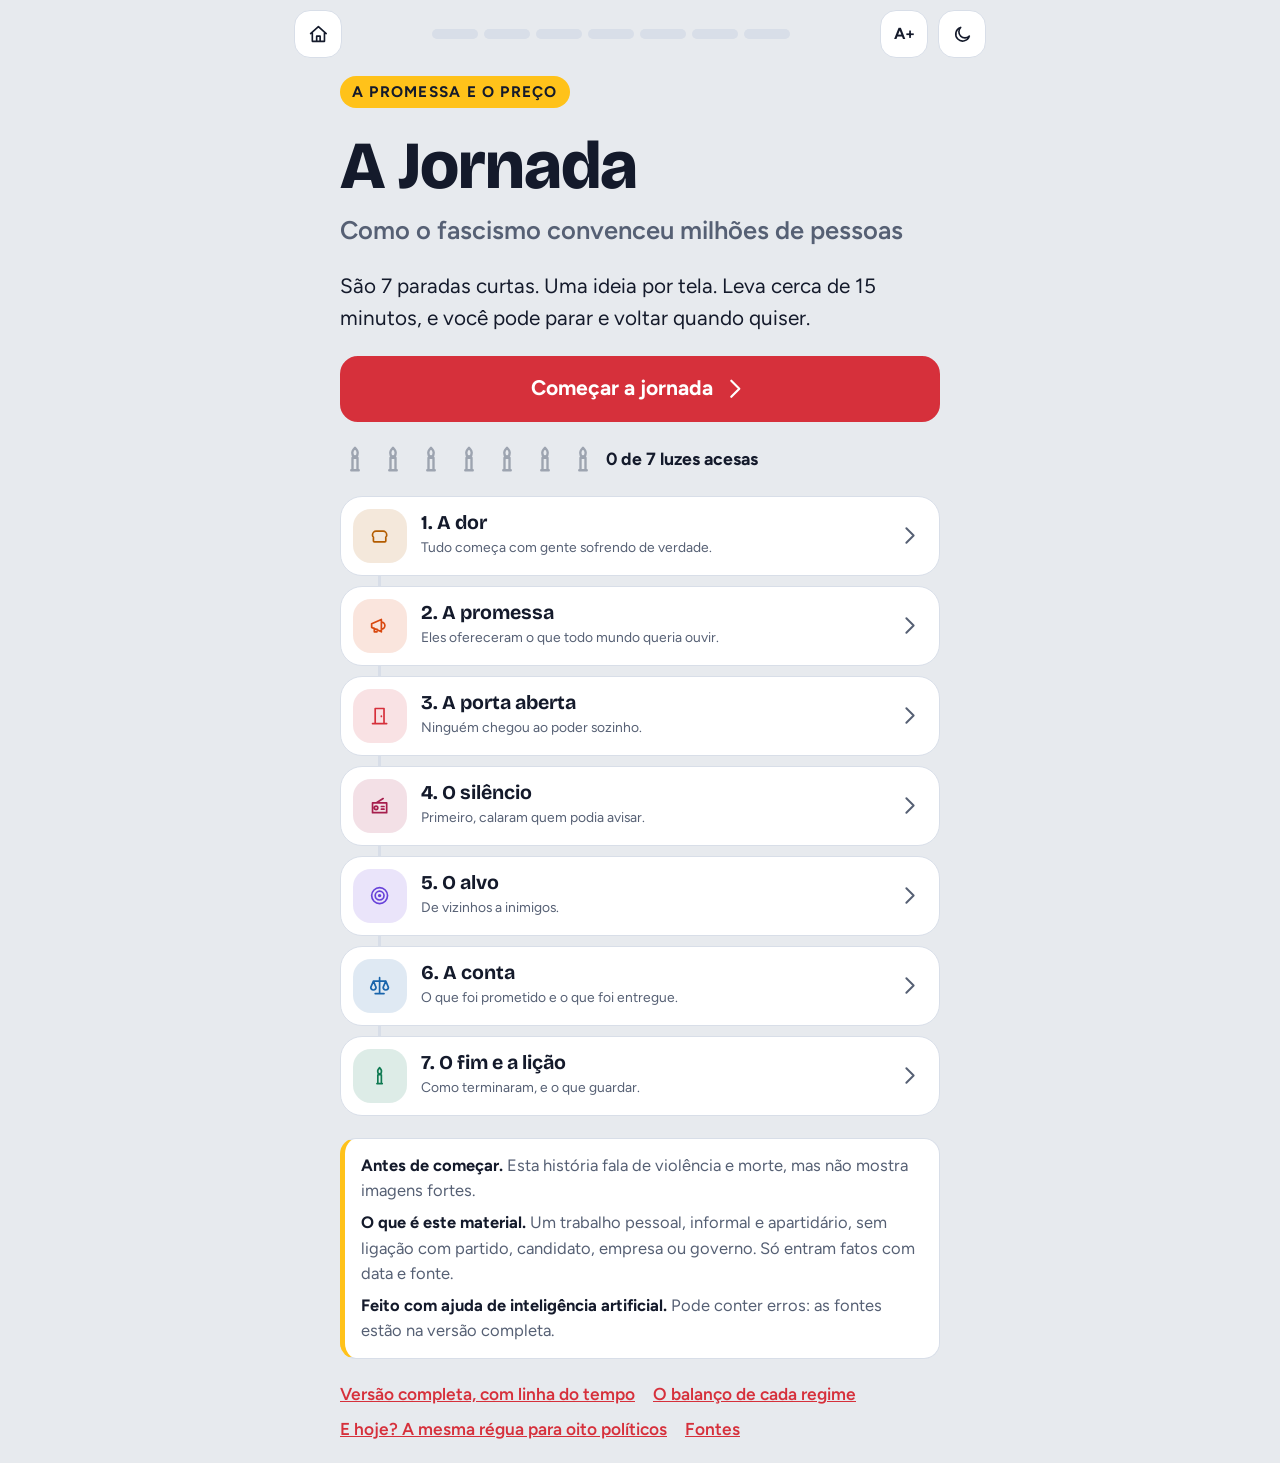
<file: jornada.html>
<!doctype html>
<html lang="pt-BR">
<head>
<meta charset="utf-8">
<meta name="viewport" content="width=device-width, initial-scale=1">
<title>A Jornada - A promessa e o preço</title>
<meta name="description" content="Em 7 paradas curtas, entenda como o fascismo convenceu milhões de pessoas e o que ele entregou. Uma tela por vez, com áudio.">
<meta property="og:type" content="website">
<meta property="og:locale" content="pt_BR">
<meta property="og:url" content="https://fascismo.vercel.app/jornada.html">
<meta property="og:title" content="A Jornada - A promessa e o preço">
<meta property="og:description" content="Em 7 paradas curtas, entenda como o fascismo convenceu milhões de pessoas e o que ele entregou. Uma tela por vez, com áudio.">
<meta property="og:image" content="https://fascismo.vercel.app/assets/og-capa.jpg">
<meta property="og:image:width" content="1200">
<meta property="og:image:height" content="630">
<meta property="og:image:alt" content="Capa com o título A promessa e o preço sobre foto da queima de livros de 1933">
<meta name="twitter:card" content="summary_large_image">
<link rel="icon" href="favicon.ico" sizes="any">
<link rel="icon" type="image/png" sizes="32x32" href="assets/icones/favicon-32.png">
<link rel="icon" type="image/png" sizes="192x192" href="assets/icones/favicon-192.png">
<link rel="apple-touch-icon" href="assets/icones/apple-touch-icon.png">
<meta name="theme-color" content="#18213f">
<link rel="preconnect" href="https://fonts.googleapis.com">
<link rel="preconnect" href="https://fonts.gstatic.com" crossorigin>
<link href="https://fonts.googleapis.com/css2?family=Bricolage+Grotesque:opsz,wght@12..96,500;12..96,700;12..96,800&family=Figtree:wght@400;500;600;700&display=swap" rel="stylesheet">
<link rel="stylesheet" href="css/jornada.css?v=20261017e">
</head>
<body>
<header class="barra">
  <button class="bt-ic" id="bt-mapa" type="button" aria-label="Voltar ao mapa da jornada"></button>
  <div class="prog" id="prog" role="img" aria-label="Progresso"></div>
  <button class="bt-ic" id="bt-letra" type="button" aria-label="Aumentar ou diminuir a letra">A+</button>
  <button class="bt-ic" id="bt-tema" type="button" aria-label="Trocar entre tema claro e escuro"></button>
</header>

<main id="palco" aria-live="polite"></main>

<nav class="pe" id="pe" aria-label="Navegação da jornada">
  <button class="bt bt-sec" id="bt-voltar" type="button"></button>
  <button class="bt bt-som" id="bt-ouvir" type="button"></button>
  <button class="bt bt-pri" id="bt-seguir" type="button"></button>
</nav>

<noscript><p style="padding:24px">Esta página precisa de JavaScript. Você pode ler a <a href="index.html">versão completa</a>.</p></noscript>
<script src="js/jornada-dados.js?v=20261017e"></script>
<script src="js/jornada.js?v=20261017e"></script>
</body>
</html>
</file>
<file: css/estilo.css>
:root {
  --bg: #f4f6f9;
  --bg-alt: #e9edf3;
  --surface: #ffffff;
  --ink: #141a2b;
  --muted: #566074;
  --line: #d8dee8;
  --accent: #d6303b;
  --accent-ink: #fff;
  --sol: #ffc21a;
  --hero-bg: #18213f;
  --hero-ink: #f3f5fa;
  --diz: #8a5a00;
  --diz-bg: #fff1c2;
  --faz: #b3202a;
  --faz-bg: #ffe1e1;
  --c-it: #0f8a5f;
  --c-de: #b35c00;
  --c-es: #c2255c;
  --c-pt: #1c6fd1;
  --c-jp: #6741d9;
  --f-crise: #7b8698;
  --f-subida: #e6a700;
  --f-poder: #f76707;
  --f-ditadura: #e03131;
  --f-guerra: #8f1220;
  --f-queda: #1c7ed6;
  --sombra: 0 1px 2px rgba(20, 26, 43, .05), 0 10px 30px rgba(20, 26, 43, .07);
  --raio: 18px;
  --serif: 'Bricolage Grotesque', 'Figtree', system-ui, sans-serif;
  --sans: 'Figtree', system-ui, -apple-system, 'Segoe UI', Roboto, sans-serif;
}

@media (prefers-color-scheme: dark) {
  :root:not([data-theme="light"]) {
    --bg: #0f131b; --bg-alt: #151a25; --surface: #1b2230; --ink: #eef1f6; --muted: #9aa5b5;
    --line: #2c3546; --accent: #ff7a7a; --accent-ink: #12161c; --sol: #ffc93c; --hero-bg: #171f3a; --hero-ink: #f3f5fa;
    --diz: #ffd24d; --diz-bg: #33290a; --faz: #ff8f8f; --faz-bg: #3a1a1d;
    --c-it: #4fd1a1; --c-de: #ffb84d; --c-es: #f783ac; --c-pt: #74b0ff; --c-jp: #b197fc;
    --f-crise: #9aa5b5; --f-subida: #ffc93c; --f-poder: #ff922b; --f-ditadura: #ff6b6b; --f-guerra: #e03131; --f-queda: #4dabf7;
    --sombra: 0 1px 2px rgba(0, 0, 0, .35), 0 10px 30px rgba(0, 0, 0, .3);
  }
}
:root[data-theme="dark"] {
  --bg: #0f131b; --bg-alt: #151a25; --surface: #1b2230; --ink: #eef1f6; --muted: #9aa5b5;
  --line: #2c3546; --accent: #ff7a7a; --accent-ink: #12161c; --sol: #ffc93c; --hero-bg: #171f3a; --hero-ink: #f3f5fa;
  --diz: #ffd24d; --diz-bg: #33290a; --faz: #ff8f8f; --faz-bg: #3a1a1d;
  --c-it: #4fd1a1; --c-de: #ffb84d; --c-es: #f783ac; --c-pt: #74b0ff; --c-jp: #b197fc;
  --f-crise: #9aa5b5; --f-subida: #ffc93c; --f-poder: #ff922b; --f-ditadura: #ff6b6b; --f-guerra: #e03131; --f-queda: #4dabf7;
  --sombra: 0 1px 2px rgba(0, 0, 0, .35), 0 10px 30px rgba(0, 0, 0, .3);
}

* { box-sizing: border-box; }
html { scroll-behavior: smooth; scroll-padding-top: 76px; -webkit-text-size-adjust: 100%; }
body {
  margin: 0; background: var(--bg); color: var(--ink);
  font-family: var(--sans); font-size: 1.125rem; line-height: 1.6;
  overflow-x: hidden;
}
img { max-width: 100%; display: block; }
a { color: var(--accent); text-underline-offset: 3px; }
h1, h2, h3 { font-family: var(--serif); line-height: 1.08; margin: 0; text-wrap: balance; letter-spacing: -.02em; }
p { margin: 0; }
button { font: inherit; color: inherit; cursor: pointer; }
:focus-visible { outline: 3px solid var(--accent); outline-offset: 3px; border-radius: 4px; }
svg.ic { width: 1.25em; height: 1.25em; fill: none; stroke: currentColor; stroke-width: 1.8; stroke-linecap: round; stroke-linejoin: round; flex: none; }

.pular { position: absolute; left: -999px; top: 0; background: var(--accent); color: var(--accent-ink); padding: 10px 14px; z-index: 100; }
.pular:focus { left: 8px; top: 8px; }

/* Topo */
.topo { position: sticky; top: 0; z-index: 50; background: color-mix(in srgb, var(--bg) 88%, transparent); backdrop-filter: blur(10px); border-bottom: 1px solid var(--line); }
.topo-in { max-width: 1180px; margin: 0 auto; padding: 0 16px; display: flex; align-items: center; gap: 12px; height: 56px; }
.marca { font-family: var(--serif); font-weight: 800; letter-spacing: -.01em; font-size: 1.05rem; color: var(--ink); text-decoration: none; white-space: nowrap; }
.tema { border: 1px solid var(--line); background: var(--surface); width: 40px; height: 40px; border-radius: 50%; display: grid; place-items: center; flex: none; }
.progresso { height: 3px; background: transparent; }
.progresso span { display: block; height: 100%; width: 0; background: linear-gradient(90deg, var(--sol), var(--accent)); }

/* Hero */
.hero { padding: 64px 16px 56px; max-width: 1180px; margin: 0 auto; position: relative; color: var(--hero-ink); }
.hero::before { content: ''; position: absolute; top: 0; bottom: 0; left: 50%; width: 100vw; transform: translateX(-50%); z-index: -2; background: var(--hero-bg) url('../assets/topo.jpg') 50% 62% / cover no-repeat; filter: grayscale(1) contrast(1.1); }
.hero::after { content: ''; position: absolute; top: 0; bottom: 0; left: 50%; width: 100vw; transform: translateX(-50%); z-index: -1; background: linear-gradient(90deg, color-mix(in srgb, var(--hero-bg) 97%, transparent) 0%, color-mix(in srgb, var(--hero-bg) 90%, transparent) 42%, color-mix(in srgb, var(--hero-bg) 58%, transparent) 100%), linear-gradient(0deg, color-mix(in srgb, var(--hero-bg) 85%, transparent), transparent 45%); }
@media (max-width: 760px) { .hero::after { background: color-mix(in srgb, var(--hero-bg) 88%, transparent); } }
.hero .lead { text-shadow: 0 1px 12px rgba(0, 0, 0, .45); }
.aviso div { display: grid; gap: 8px; }
.topo-cred { font-size: .78rem; opacity: .7; margin-top: 14px; }
.hero .olho { color: var(--sol); }
.hero .btn { border-color: currentColor; color: inherit; }
.hero .btn-cheio { border-color: var(--sol); color: #141a2b; }
.hero-in { max-width: 780px; }
.olho { font-size: .82rem; font-weight: 700; letter-spacing: .1em; text-transform: uppercase; color: var(--accent); margin-bottom: 12px; }
h1 { font-size: clamp(3rem, 11vw, 6.5rem); font-weight: 800; letter-spacing: -.03em; }
h1 span { display: inline-block; margin-top: .08em; padding: 0 .16em .06em; background: var(--sol); color: #141a2b; border-radius: .14em; transform: rotate(-1.5deg); }
.lead { font-size: clamp(1.15rem, 2.4vw, 1.4rem); margin-top: 24px; max-width: 34em; }
.hero-acoes { display: flex; flex-wrap: wrap; gap: 12px; margin-top: 28px; }
.btn { display: inline-flex; align-items: center; min-height: 48px; padding: 0 20px; border-radius: 999px; border: 2px solid var(--ink); color: var(--ink); font-weight: 700; text-decoration: none; transition: transform .2s, background .2s; }
.btn:hover { transform: translateY(-2px); }
.btn-cheio { background: var(--sol); border-color: var(--sol); color: #141a2b; }
.aviso { display: flex; gap: 12px; margin-top: 32px; padding: 14px 16px; background: var(--surface); border: 1px solid var(--line); border-left: 5px solid var(--sol); border-radius: 10px; font-size: 1rem; color: var(--muted); }
.aviso strong { color: var(--ink); }
.aviso-ic { color: var(--accent); margin-top: 3px; }
.aviso-final { margin-top: 40px; }

.numeros { display: grid; grid-template-columns: repeat(auto-fit, minmax(230px, 1fr)); gap: 14px; margin-top: 44px; }
.num { color: var(--ink); background: var(--surface); border: 1px solid var(--line); border-radius: var(--raio); padding: 20px; box-shadow: var(--sombra); }
.num b { display: block; font-family: var(--serif); font-size: clamp(2rem, 5vw, 2.8rem); font-weight: 800; line-height: 1; color: var(--accent); font-variant-numeric: tabular-nums; }
.num p { margin-top: 10px; font-size: 1rem; }
.fonte { display: inline-flex; align-items: center; gap: 5px; margin-top: 10px; font-size: .88rem; font-weight: 600; color: var(--muted); text-decoration: none; border-bottom: 1px dashed currentColor; }
.fonte:hover { color: var(--accent); }
.fonte svg { width: .95em; height: .95em; }

/* Secoes */
.sec { padding: 72px 16px; }
.sec > * { max-width: 1180px; margin-left: auto; margin-right: auto; }
.sec-alt { background: var(--bg-alt); }
.sec-cab { margin-bottom: 32px; }
.sec-cab h2 { font-size: clamp(2.2rem, 6vw, 3.6rem); font-weight: 800; letter-spacing: -.02em; }
.sec-lead { margin-top: 14px; max-width: 40em; font-size: 1.2rem; color: var(--muted); }
.sub-cab { margin-top: 56px; margin-bottom: 20px; }
.sub-cab h3 { font-size: 1.6rem; }
.pequeno { font-size: .95rem; color: var(--muted); }

.nota { display: flex; gap: 12px; margin-top: 28px; margin-bottom: 28px; padding: 16px 18px; background: var(--surface); border: 1px solid var(--line); border-radius: var(--raio); font-size: 1.02rem; }
.nota p { max-width: 62em; }
.nota svg { color: var(--accent); margin-top: 4px; }

/* Lideres */
.lideres { display: grid; grid-template-columns: repeat(auto-fit, minmax(250px, 1fr)); gap: 18px; }
@media (min-width: 980px) {
  .lideres { grid-template-columns: repeat(6, 1fr); }
  .lider { grid-column: span 2; }
  .lider:nth-child(-n+2) { grid-column: span 3; flex-direction: row; }
  .lider:nth-child(-n+2) .lider-foto { width: 42%; aspect-ratio: auto; flex: none; }
  .lider:nth-child(-n+2) h3 { font-size: 1.7rem; }
}
.lider { background: var(--surface); border: 1px solid var(--line); border-radius: var(--raio); overflow: hidden; box-shadow: var(--sombra); display: flex; flex-direction: column; border-top: 5px solid var(--cor); }
.lider-foto { position: relative; aspect-ratio: 4 / 4.2; overflow: hidden; background: #2a2622; border: 0; padding: 0; width: 100%; }
.lider-foto img { width: 100%; height: 100%; object-fit: cover; object-position: 50% 18%; filter: grayscale(1) contrast(1.05); transition: transform .6s ease; }
.lider:hover .lider-foto img { transform: scale(1.04); }
.lider-pais { position: absolute; left: 10px; bottom: 10px; background: var(--cor); color: #fff; font-size: .8rem; font-weight: 700; padding: 3px 10px; border-radius: 999px; }
:root[data-theme="dark"] .lider-pais { color: #12161c; }
.lider-txt { padding: 16px 16px 18px; display: flex; flex-direction: column; gap: 10px; flex: 1; }
.lider h3 { font-size: 1.35rem; }
.lider-ap { font-size: .95rem; color: var(--muted); }
.rotulo { align-self: flex-start; font-size: .8rem; font-weight: 700; padding: 3px 10px; border-radius: 999px; border: 1.5px solid var(--cor); color: var(--cor); }
.tres { list-style: none; margin: 6px 0 0; padding: 0; display: grid; gap: 12px; font-size: 1rem; }
.tres li { display: grid; grid-template-columns: 22px 1fr; gap: 10px; }
.tres svg { margin-top: 4px; color: var(--cor); }
.tres b { display: block; font-size: .78rem; letter-spacing: .06em; text-transform: uppercase; color: var(--muted); }
.lider .fonte { align-self: flex-start; margin-top: auto; }

/* Regua */
.grafico { margin: 40px auto 0; padding: 22px; background: var(--surface); border: 1px solid var(--line); border-radius: var(--raio); box-shadow: var(--sombra); }
.grafico h3 { font-size: 1.35rem; }
.grafico figcaption p { margin-top: 6px; color: var(--muted); font-size: 1rem; max-width: 46em; }
.regua { margin-top: 22px; display: grid; gap: 12px; }
.regua-l { display: grid; grid-template-columns: 96px 1fr; align-items: center; gap: 10px; font-size: .95rem; font-weight: 600; }
.regua-t { position: relative; height: 28px; background: var(--bg-alt); border-radius: 6px; }
.regua-b { position: absolute; top: 0; bottom: 0; left: var(--l); width: var(--w); background: var(--cor); border-radius: 6px; transform-origin: left; display: flex; align-items: center; }
.regua-b span { position: absolute; left: calc(100% + 8px); white-space: nowrap; font-size: .85rem; color: var(--muted); font-weight: 600; }
.regua-b.dentro span { left: auto; right: 8px; color: #fff; }
:root[data-theme="dark"] .regua-b.dentro span { color: #14110e; }
.regua-eixo { display: grid; grid-template-columns: 96px 1fr; gap: 10px; font-size: .8rem; color: var(--muted); }
.regua-eixo div { display: flex; justify-content: space-between; }

/* Linha do tempo */
.filtros { display: flex; flex-wrap: wrap; gap: 8px; position: sticky; top: 60px; z-index: 20; padding: 10px 0; background: color-mix(in srgb, var(--bg-alt) 92%, transparent); backdrop-filter: blur(8px); }
.chip { min-height: 42px; padding: 0 16px; border-radius: 999px; border: 1.5px solid var(--line); background: var(--surface); font-weight: 700; font-size: .95rem; display: inline-flex; align-items: center; gap: 8px; transition: background .2s, border-color .2s, color .2s; }
.chip i { width: 10px; height: 10px; border-radius: 50%; background: var(--cor, var(--muted)); }
.chip[aria-pressed="true"] { background: var(--hero-bg); color: var(--hero-ink); border-color: var(--hero-bg); }
.legenda { list-style: none; display: flex; flex-wrap: wrap; gap: 6px 16px; padding: 0; margin: 10px auto 28px; font-size: .88rem; color: var(--muted); font-weight: 600; }
.legenda li { display: inline-flex; align-items: center; gap: 6px; }
.legenda i { width: 12px; height: 12px; border-radius: 50%; }

.tl { list-style: none; margin: 0 auto; padding: 0; position: relative; }
.tl::before { content: ''; position: absolute; left: 9px; top: 6px; bottom: 6px; width: 2px; background: var(--line); }
.ev { position: relative; padding: 0 0 30px 36px; }
.ev[hidden] { display: none; }
.ev::before { content: ''; position: absolute; left: 0; top: 4px; width: 20px; height: 20px; border-radius: 50%; background: var(--fase); border: 4px solid var(--bg-alt); box-shadow: 0 0 0 2px var(--fase); }
.ev-data { font-weight: 700; font-size: .95rem; color: var(--muted); display: flex; flex-wrap: wrap; align-items: center; gap: 8px; }
.ev-fase { font-size: .74rem; text-transform: uppercase; letter-spacing: .06em; color: var(--fase); }
.ev-card { margin-top: 8px; background: var(--surface); border: 1px solid var(--line); border-radius: var(--raio); box-shadow: var(--sombra); overflow: hidden; display: grid; }
.ev-txt { padding: 18px; }
.ev h3 { font-size: 1.4rem; }
.ev-txt > p { margin-top: 10px; }
.tags { display: flex; flex-wrap: wrap; gap: 6px; margin-top: 12px; }
.tag { font-size: .78rem; font-weight: 700; padding: 2px 9px; border-radius: 999px; border: 1.5px solid var(--cor); color: var(--cor); }
.ev-img { margin: 0; position: relative; background: #24201c; }
.ev-img button { display: block; width: 100%; border: 0; padding: 0; background: none; }
.ev-img img { width: 100%; max-height: 380px; object-fit: cover; filter: grayscale(1) contrast(1.05); }
.ev-img figcaption { font-size: .85rem; color: #d9d2c4; padding: 8px 12px; background: #24201c; }
.ev-img.sensivel img { filter: blur(26px) grayscale(1); transform: scale(1.1); }
.ev-img.sensivel.visto img { filter: grayscale(.9); transform: none; }
.ev-img { overflow: hidden; }
.ver { position: absolute; inset: 0 0 auto 0; height: calc(100% - 40px); display: grid; place-content: center; justify-items: center; gap: 10px; text-align: center; padding: 16px; color: #fff; font-size: .95rem; }
.ver button { width: auto; min-height: 44px; padding: 0 18px; border-radius: 999px; background: #fff; color: #1c1a17; font-weight: 700; }
.visto .ver { display: none; }

@media (min-width: 860px) {
  .tl::before { left: 190px; }
  .ev { display: grid; grid-template-columns: 170px 1fr; gap: 0 44px; padding-left: 0; }
  .ev::before { left: 181px; }
  .ev-data { flex-direction: column; align-items: flex-end; text-align: right; gap: 2px; padding-top: 2px; }
  .ev-card { margin-top: 0; }
  .ev-card.com-img { grid-template-columns: 1.15fr 1fr; }
  .ev-card.com-img .ev-img { order: 2; display: flex; flex-direction: column; }
  .ev-card.com-img .ev-img > button { flex: 1; }
  .ev-card.com-img .ev-img img { height: 100%; max-height: 420px; }
}

/* Grafico de votos */
.votos { margin-top: 16px; padding: 14px; background: var(--bg-alt); border-radius: 10px; }
.votos h4 { margin: 0 0 10px; font-size: .95rem; font-family: var(--sans); }
.voto { display: grid; grid-template-columns: 78px 1fr; gap: 8px; align-items: center; font-size: .88rem; margin-top: 6px; }
.voto-t { height: 22px; position: relative; }
.voto-b { height: 100%; width: var(--w); background: var(--c-de); border-radius: 4px; transform-origin: left; }
.voto-b.ult { background: repeating-linear-gradient(45deg, var(--c-de) 0 6px, transparent 6px 9px); border: 1.5px solid var(--c-de); }
.voto-t span { position: absolute; left: calc(var(--w) + 8px); top: 0; line-height: 22px; font-weight: 700; white-space: nowrap; }
.voto-t small { font-weight: 400; color: var(--muted); }
.votos > p { font-size: .85rem; color: var(--muted); margin-top: 10px; }

/* Tecnicas */
.dupla { display: flex; gap: 10px; flex-wrap: wrap; margin-bottom: 22px; }
.chave { font-size: .85rem; font-weight: 700; padding: 4px 12px; border-radius: 6px; }
.chave-diz { background: var(--diz-bg); color: var(--diz); }
.chave-faz { background: var(--faz-bg); color: var(--faz); }
.tecnicas { display: grid; grid-template-columns: repeat(auto-fill, minmax(min(100%, 340px), 1fr)); gap: 18px; counter-reset: tec; }
.tec { background: var(--surface); border: 1px solid var(--line); border-radius: var(--raio); box-shadow: var(--sombra); padding: 20px; display: flex; flex-direction: column; gap: 14px; counter-increment: tec; transition: transform .25s ease; }
.tec:hover { transform: translateY(-3px); }
.tec-cab { display: flex; gap: 12px; align-items: flex-start; }
.tec-ic { width: 48px; height: 48px; border-radius: 14px; background: var(--hero-bg); display: grid; place-items: center; color: var(--sol); flex: none; }
.tec-ic svg { width: 26px; height: 26px; }
.tec h3 { font-size: 1.25rem; }
.tec h3::before { content: counter(tec) '. '; color: var(--muted); font-weight: 500; }
.bloco { padding: 12px 14px; border-radius: 10px; font-size: 1rem; }
.bloco b { display: block; font-size: .74rem; letter-spacing: .07em; text-transform: uppercase; margin-bottom: 4px; }
.diz { background: var(--diz-bg); border-left: 4px solid var(--sol); font-weight: 600; font-size: 1.05rem; }
.diz b { color: var(--diz); font-family: var(--sans); }
.faz { background: var(--faz-bg); border-left: 4px solid var(--accent); }
.faz b { color: var(--faz); }
.tec-img { margin: 0; border-radius: 10px; overflow: hidden; }
.tec-img img { width: 100%; aspect-ratio: 16 / 9; object-fit: cover; filter: grayscale(.9); }
.tec-img figcaption { font-size: .82rem; color: var(--muted); padding-top: 6px; }
.tec-pe { margin-top: auto; display: grid; gap: 8px; font-size: .9rem; color: var(--muted); }
.liga { display: flex; flex-wrap: wrap; gap: 6px; align-items: center; }
.liga a { display: inline-flex; align-items: center; min-height: 32px; padding: 0 10px; border-radius: 999px; background: var(--bg-alt); color: var(--ink); font-weight: 700; font-size: .82rem; text-decoration: none; border: 1px solid var(--line); }
.liga a:hover { border-color: var(--accent); color: var(--accent); }

/* Sinais */
.sinais { display: grid; grid-template-columns: repeat(auto-fill, minmax(min(100%, 420px), 1fr)); gap: 12px; align-items: start; }
.sinal { background: var(--surface); border: 1px solid var(--line); border-radius: var(--raio); overflow: hidden; scroll-margin-top: 130px; }
.sinal.alvo { box-shadow: 0 0 0 3px var(--accent); }
.sinal summary { list-style: none; display: grid; grid-template-columns: 44px 1fr 24px; gap: 12px; align-items: center; padding: 14px 16px; cursor: pointer; min-height: 64px; }
.sinal summary::-webkit-details-marker { display: none; }
.sinal-n { font-family: var(--serif); font-weight: 800; font-size: 1.25rem; color: #141a2b; background: var(--sol); width: 40px; height: 40px; border-radius: 12px; display: grid; place-items: center; line-height: 1; }
.sinal h3 { font-size: 1.15rem; font-family: var(--sans); font-weight: 700; line-height: 1.25; }
.sinal summary > svg { transition: transform .25s; color: var(--muted); }
.sinal[open] summary > svg { transform: rotate(180deg); }
.sinal-corpo { padding: 0 16px 18px; display: grid; gap: 12px; font-size: 1.02rem; }
.exemplo { padding: 12px 14px; border-radius: 10px; background: var(--bg-alt); font-size: .98rem; }
.exemplo b { display: block; font-size: .74rem; letter-spacing: .07em; text-transform: uppercase; color: var(--muted); margin-bottom: 4px; }

.estudos { display: grid; grid-template-columns: repeat(auto-fit, minmax(240px, 1fr)); gap: 16px; }
.estudo { background: var(--surface); border: 1px solid var(--line); border-radius: var(--raio); padding: 18px; display: flex; flex-direction: column; gap: 8px; }
.estudo h4 { margin: 0; font-family: var(--serif); font-size: 1.25rem; }
.estudo em { font-size: .92rem; color: var(--muted); }
.estudo p { font-size: 1rem; }
.estudo .fonte { align-self: flex-start; margin-top: auto; }

/* Balanco */
.btn-jornada { border-style: dashed; }
.bal-abas { display: flex; gap: 8px; flex-wrap: wrap; margin-bottom: 18px; }
.bal { display: grid; gap: 18px; }
.bal-topo { display: grid; gap: 6px; padding: 26px; border-radius: var(--raio); background: var(--hero-bg); color: var(--hero-ink); border-left: 8px solid var(--sol); }
.bal-topo b { color: var(--sol); }
.bal-topo h3 { font-size: 1.5rem; }
.bal-topo small { font-size: .9rem; opacity: .75; font-weight: 600; }
.bal-topo b { font-family: var(--serif); font-weight: 800; font-size: clamp(2.4rem, 8vw, 4rem); line-height: 1; margin-top: 8px; }
.bal-grade { display: grid; gap: 18px; }
@media (min-width: 900px) { .bal-grade { grid-template-columns: 1fr 1fr; } }
.bal-bloco { background: var(--surface); border: 1px solid var(--line); border-radius: var(--raio); padding: 20px; box-shadow: var(--sombra); display: grid; gap: 14px; align-content: start; }
.bal-bloco h4 { margin: 0; font-family: var(--serif); font-size: 1.25rem; display: flex; align-items: center; gap: 10px; }
.bal-bloco h4 svg { color: var(--accent); }
.bal-lista { list-style: none; margin: 0; padding: 0; display: grid; gap: 12px; }
.bal-lista li { display: grid; gap: 2px; padding-left: 14px; border-left: 4px solid var(--cor); }
.bal-lista b { font-family: var(--serif); font-size: 1.45rem; font-weight: 800; line-height: 1.1; }
.bal .fonte { margin-top: 4px; justify-self: start; }
.alvos { list-style: none; margin: 0; padding: 0; display: grid; gap: 0; }
.alvos li { display: grid; grid-template-columns: 1fr auto; gap: 10px; align-items: baseline; padding: 9px 0; border-bottom: 1px dashed var(--line); font-size: 1rem; }
.alvos b { text-align: right; font-size: .95rem; color: var(--accent); max-width: 11em; }
.pe-li { display: grid; gap: 8px; padding: 14px; border-radius: 12px; background: var(--bg-alt); }
.pe-p { font-family: var(--serif); font-size: 1.15rem; font-weight: 700; }
.selo { justify-self: start; display: inline-flex; align-items: center; gap: 6px; font-size: .78rem; font-weight: 700; letter-spacing: .05em; text-transform: uppercase; padding: 3px 10px; border-radius: 999px; }
.selo-nao { background: var(--faz-bg); color: var(--faz); }
.selo-parcial { background: var(--diz-bg); color: var(--diz); }
.selo-sim { background: color-mix(in srgb, var(--c-it) 20%, var(--surface)); color: var(--c-it); }
.ind { display: grid; grid-template-columns: 40px 1fr; gap: 12px; font-size: 1rem; }
.ind > span { width: 40px; height: 40px; border-radius: 10px; background: var(--bg-alt); display: grid; place-items: center; color: var(--accent); }
.ind small { display: block; font-size: .74rem; font-weight: 700; letter-spacing: .07em; text-transform: uppercase; color: var(--muted); }

/* Fim */
.fins { display: grid; gap: 12px; }
.fim { display: grid; grid-template-columns: 64px 1fr; gap: 14px; align-items: start; background: var(--surface); border: 1px solid var(--line); border-left: 5px solid var(--cor); border-radius: var(--raio); padding: 16px; box-shadow: var(--sombra); }
.fim img { width: 64px; height: 64px; border-radius: 50%; object-fit: cover; object-position: 50% 15%; filter: grayscale(1); }
.fim h3 { font-size: 1.2rem; }
.fim-data { font-weight: 700; color: var(--cor); font-size: .95rem; margin-top: 2px; }
.fim p.fim-x { margin-top: 6px; font-size: 1.02rem; }
@media (min-width: 760px) { .fim { grid-template-columns: 64px 240px 1fr; align-items: center; } .fim p.fim-x { margin-top: 0; } }
.resumo { margin-top: 36px; padding: 28px; background: var(--hero-bg); color: var(--hero-ink); border-radius: var(--raio); }
.resumo li::marker { color: var(--sol); }
.resumo h3 { font-size: 1.6rem; }
.resumo ol { margin: 16px 0 0; padding-left: 1.3em; display: grid; gap: 12px; }
.resumo li::marker { font-family: var(--serif); font-weight: 800; }

/* Fontes */
.fontes-grade { display: grid; gap: 32px; }
@media (min-width: 860px) { .fontes-grade { grid-template-columns: 1fr 1fr; } }
.fontes-grade h3 { font-size: 1.3rem; margin-bottom: 12px; }
.lista-fontes, .lista-creditos { list-style: none; padding: 0; margin: 0; display: grid; gap: 10px; font-size: .98rem; }
.lista-creditos { font-size: .9rem; gap: 6px; margin-top: 10px; }
.lista-creditos li, .lista-fontes li { overflow-wrap: anywhere; }
.lista-creditos span { color: var(--muted); }

.rodape { padding: 28px 16px 40px; display: flex; flex-wrap: wrap; gap: 12px; justify-content: space-between; max-width: 1180px; margin: 0 auto; font-size: .92rem; color: var(--muted); }

/* Lightbox */
.luz { border: 0; padding: 0; background: #14110e; color: #e9e2d4; max-width: min(96vw, 1100px); border-radius: 12px; }
.luz::backdrop { background: rgba(0, 0, 0, .8); }
.luz img { max-height: 80vh; width: auto; max-width: 100%; margin: 0 auto; }
.luz p { padding: 12px 16px; font-size: .92rem; }
.luz-x { position: absolute; right: 8px; top: 8px; width: 44px; height: 44px; border-radius: 50%; border: 0; background: rgba(0, 0, 0, .6); color: #fff; font-size: 1.6rem; line-height: 1; }

/* Animacoes */
.js .rev { opacity: 0; transform: translateY(22px); transition: opacity .7s ease, transform .7s cubic-bezier(.2, .7, .2, 1); transition-delay: var(--d, 0ms); }
.rev.on { opacity: 1; transform: none; }
.js .cresce { transform: scaleX(0); transition: transform 1s cubic-bezier(.2, .7, .2, 1); transition-delay: var(--d, 0ms); }
.on .cresce, .cresce.on { transform: scaleX(1); }

@media (prefers-reduced-motion: reduce) {
  html { scroll-behavior: auto; }
  .rev, .cresce { opacity: 1 !important; transform: none !important; transition: none !important; }
  * { transition-duration: .01ms !important; }
}

@media (max-width: 560px) {
  body { font-size: 1.0625rem; }
  .marca { font-size: .95rem; }
  .sec { padding: 52px 16px; }
  .regua-l, .regua-eixo { grid-template-columns: 74px 1fr; }
  .filtros { top: 58px; flex-wrap: nowrap; overflow-x: auto; margin: 0 -16px; padding: 10px 16px; scrollbar-width: none; }
  .filtros::-webkit-scrollbar { display: none; }
  .chip { flex: none; }
}

@media print {
  .topo, .filtros, .hero-acoes, .luz { display: none; }
  .rev, .cresce { opacity: 1; transform: none; }
  .sinal-corpo { display: grid !important; }
}

/* E hoje? */
.regua-nota { display: grid; gap: 14px; grid-template-columns: repeat(auto-fit, minmax(240px, 1fr)); margin-bottom: 28px; }
.regua-nota div { background: var(--surface); border: 1px solid var(--line); border-radius: var(--raio); padding: 18px; display: grid; gap: 6px; align-content: start; }
.regua-nota b { font-family: var(--serif); font-size: 1.15rem; }
.leg-st { display: flex; flex-wrap: wrap; gap: 8px 18px; margin: 0 auto 22px; padding: 0; list-style: none; font-size: .92rem; font-weight: 600; }
.st { display: inline-flex; align-items: center; gap: 7px; font-size: .78rem; font-weight: 700; letter-spacing: .04em; text-transform: uppercase; padding: 4px 11px; border-radius: 999px; justify-self: start; }
.st i { width: 10px; height: 10px; border-radius: 50%; background: currentColor; }
.st-ha { background: var(--faz-bg); color: var(--faz); }
.st-parte { background: var(--diz-bg); color: var(--diz); }
.st-nao { background: var(--bg-alt); color: var(--muted); }
.quadro { width: 100%; border-collapse: separate; border-spacing: 0; background: var(--surface); border: 1px solid var(--line); border-radius: var(--raio); overflow: hidden; font-size: .95rem; margin-bottom: 36px; }
.quadro th, .quadro td { padding: 12px 14px; text-align: left; border-bottom: 1px solid var(--line); vertical-align: middle; }
.quadro tr:last-child td, .quadro tr:last-child th { border-bottom: 0; }
.quadro thead th { background: var(--hero-bg); color: var(--hero-ink); font-family: var(--serif); font-size: 1rem; }
.quadro tbody th { font-weight: 600; }
.quadro tbody th a { color: inherit; text-decoration: none; border-bottom: 1px dashed currentColor; }
.quadro-rol { position: relative; overflow-x: auto; margin-left: auto; margin-right: auto; }
.crit { background: var(--surface); border: 1px solid var(--line); border-radius: var(--raio); box-shadow: var(--sombra); margin-bottom: 20px; overflow: hidden; scroll-margin-top: 80px; }
.crit-cab { display: grid; grid-template-columns: 48px 1fr; gap: 14px; align-items: center; padding: 20px; background: var(--hero-bg); color: var(--hero-ink); }
.crit-cab .tec-ic { background: var(--sol); color: #141a2b; }
.crit-cab h3 { font-size: 1.4rem; }
.crit-cab p { grid-column: 1 / -1; font-size: 1rem; opacity: .9; }
.crit-cab p b { color: var(--sol); font-size: .76rem; letter-spacing: .07em; text-transform: uppercase; display: block; }
.crit-col { display: grid; }
@media (min-width: 900px) { .crit-col { grid-template-columns: repeat(3, 1fr); } .crit-p + .crit-p { border-left: 1px solid var(--line); border-top: 0; } }
.crit-p { padding: 18px 20px; display: grid; gap: 10px; align-content: start; border-top: 1px solid var(--line); }
.crit-p h4 { margin: 0; font-family: var(--serif); font-size: 1.15rem; display: flex; align-items: center; gap: 10px; }
.sig { width: 34px; height: 34px; border-radius: 10px; background: var(--bg-alt); display: grid; place-items: center; font-size: .78rem; font-weight: 800; color: var(--muted); flex: none; }
.crit-p p { font-size: 1rem; }
.mas { padding: 10px 12px; border-radius: 10px; background: var(--bg-alt); font-size: .95rem; }
.mas b { display: block; font-size: .72rem; letter-spacing: .07em; text-transform: uppercase; color: var(--muted); }
.crit-p .fonte { margin-top: 0; justify-self: start; }

.st-parte i { background: linear-gradient(90deg, currentColor 50%, transparent 50%); box-shadow: inset 0 0 0 2px currentColor; }
.st-nao i { background: transparent; box-shadow: inset 0 0 0 2px currentColor; }
/* Oito colunas: no quadro o selo mostra so o simbolo (a legenda fica acima; o texto segue para leitor de tela) */
.quadro td { text-align: center; }
.quadro .st { padding: 7px; }
.quadro .st i { width: 14px; height: 14px; }
.quadro .st-t { position: absolute; width: 1px; height: 1px; overflow: hidden; clip-path: inset(50%); white-space: nowrap; }
.quadro th, .quadro td { padding: 12px 10px; }
@media (max-width: 760px) {
  .quadro { font-size: .88rem; }
  .quadro th, .quadro td { padding: 10px 8px; }
  .quadro td { text-align: center; }
  .quadro .st { padding: 7px; }
  .quadro .st i { width: 14px; height: 14px; }
  .quadro .st-t { position: absolute; width: 1px; height: 1px; overflow: hidden; clip-path: inset(50%); white-space: nowrap; }
  .quadro thead th { font-size: .82rem; }
}

.volta { grid-template-columns: repeat(auto-fit, minmax(min(100%, 420px), 1fr)); }
.volta div { gap: 12px; }
.volta .mas b { margin-bottom: 2px; }
.volta .fonte { justify-self: start; margin-top: 0; }

.volta-foto { margin: 0; border-radius: 12px; overflow: hidden; background: #111; }
.volta-foto img { width: 100%; height: auto; aspect-ratio: 458 / 417; object-fit: cover; filter: grayscale(1) contrast(1.05); }
.volta-foto figcaption { font-size: .82rem; color: var(--muted); padding: 8px 10px; background: var(--bg-alt); }
.volta-foto a { color: inherit; }

.hoje-card { display: grid; gap: 6px; margin-top: 28px; max-width: 780px; padding: 18px 20px; border-radius: 16px; text-decoration: none; color: var(--hero-ink); background: color-mix(in srgb, var(--hero-bg) 70%, transparent); border: 2px solid var(--sol); backdrop-filter: blur(6px); transition: transform .2s, background .2s; }
.hoje-card:hover { transform: translateY(-2px); background: color-mix(in srgb, var(--hero-bg) 85%, transparent); }
.hoje-selo { justify-self: start; font-size: .74rem; font-weight: 800; letter-spacing: .08em; text-transform: uppercase; background: var(--sol); color: #141a2b; padding: 3px 10px; border-radius: 999px; }
.hoje-tit { font-family: var(--serif); font-weight: 800; font-size: clamp(1.3rem, 3.4vw, 1.7rem); line-height: 1.15; letter-spacing: -.01em; }
.hoje-txt { font-size: 1rem; opacity: .92; }
.hoje-ir { display: inline-flex; align-items: center; gap: 4px; font-weight: 700; color: var(--sol); }
.volta { align-items: start; }

/* Versao guiada em destaque */
.guia-btn { display: grid; grid-template-columns: 52px 1fr 24px; gap: 14px; align-items: center; margin-top: 28px; max-width: 560px; padding: 14px 18px 14px 14px; border-radius: 18px; background: #fff; color: #141a2b; text-decoration: none; box-shadow: 0 10px 30px rgba(0, 0, 0, .25); transition: transform .2s; }
.guia-btn:hover { transform: translateY(-2px); }
.guia-ic { width: 52px; height: 52px; border-radius: 14px; background: var(--sol); display: grid; place-items: center; }
.guia-ic svg { width: 28px; height: 28px; }
.guia-txt b { display: block; font-family: var(--serif); font-size: 1.2rem; line-height: 1.2; }
.guia-txt small { display: block; font-size: .95rem; color: #566074; margin-top: 2px; }
.guia-seta { color: #141a2b; }
.hero .hero-acoes { margin-top: 16px; }

/* Rostos no destaque do E hoje? */
.hoje-rostos { display: flex; flex-wrap: wrap; gap: 14px 10px; margin: 8px 0 4px; }
.rosto { display: grid; justify-items: center; gap: 6px; width: 78px; text-align: center; font-size: .8rem; font-weight: 600; line-height: 1.2; }
.rosto img { width: 64px; height: 64px; border-radius: 50%; object-fit: cover; object-position: 50% 20%; border: 2px solid var(--sol); background: #222; }

/* Nome do sinal no mouse over */
.liga a { position: relative; }
.liga a::after { content: attr(data-nome); position: absolute; bottom: calc(100% + 8px); left: 50%; transform: translate(-50%, 4px); background: var(--hero-bg); color: var(--hero-ink); padding: 6px 10px; border-radius: 8px; font-size: .8rem; font-weight: 600; white-space: nowrap; opacity: 0; pointer-events: none; transition: opacity .15s, transform .15s; z-index: 5; box-shadow: 0 6px 18px rgba(0, 0, 0, .25); }
.liga a:hover::after, .liga a:focus-visible::after { opacity: 1; transform: translate(-50%, 0); }
/* Fechado, o balao nao existe: assim nao alarga a pagina no celular */
.liga a:not(:hover):not(:focus-visible)::after { display: none; }

/* Quatro colunas no comparativo */
.crit-col { gap: 1px; background: var(--line); }
.crit-p, .crit-p + .crit-p { border: 0; background: var(--surface); }
@media (min-width: 760px) { .crit-col { display: flex; flex-wrap: wrap; } .crit-col > .crit-p { flex: 1 1 300px; } }
img.sig { width: 38px; height: 38px; border-radius: 50%; object-fit: cover; object-position: 50% 20%; padding: 0; }
.th-p { display: inline-flex; flex-direction: column; align-items: center; gap: 4px; text-align: center; }
.th-p img { width: 30px; height: 30px; border-radius: 50%; object-fit: cover; object-position: 50% 20%; border: 1.5px solid var(--sol); }

/* ===== Menu do topo ===== */
:root { --guia-bg: #141a2b; --guia-ink: #fff; }
:root[data-theme="dark"] { --guia-bg: #fff; --guia-ink: #141a2b; }
.topo-in { gap: 10px; }
.menu { flex: 1; min-width: 0; display: flex; align-items: center; justify-content: flex-end; gap: 2px; }
.menu-lista, .menu-mais-lista { list-style: none; margin: 0; padding: 0; }
.menu-lista { display: flex; gap: 2px; min-width: 0; overflow: hidden; white-space: nowrap; }
.menu-lista a, .menu-mais-btn { position: relative; display: inline-flex; align-items: center; gap: 4px; min-height: 40px; padding: 0 10px; border-radius: 8px; color: var(--muted); text-decoration: none; font-size: .94rem; font-weight: 600; white-space: nowrap; border: 0; background: none; transition: background .2s, color .2s; }
.menu-lista a:hover, .menu-mais-btn:hover { color: var(--ink); background: var(--bg-alt); }
.menu-lista a[aria-current], .menu-mais-btn.tem-atual { color: var(--ink); }
.menu-lista a[aria-current]::after, .menu-mais-btn.tem-atual::after { content: ''; position: absolute; left: 10px; right: 10px; bottom: 3px; height: 3px; border-radius: 3px; background: var(--sol); }
.menu-mais { position: relative; flex: none; }
.menu-mais-btn svg { width: 1em; height: 1em; transition: transform .2s; }
.menu-mais-btn[aria-expanded="true"] svg { transform: rotate(180deg); }
.menu-mais-lista { position: absolute; right: 0; top: calc(100% + 8px); min-width: 220px; padding: 6px; background: var(--surface); border: 1px solid var(--line); border-radius: 12px; box-shadow: var(--sombra); z-index: 60; }
.menu-mais-lista a { display: flex; align-items: center; min-height: 44px; padding: 0 12px; border-radius: 8px; color: var(--ink); text-decoration: none; font-weight: 600; font-size: .95rem; border-left: 3px solid transparent; }
.menu-mais-lista a:hover { background: var(--bg-alt); }
.menu-mais-lista a[aria-current] { border-left-color: var(--sol); background: var(--bg-alt); }

.menu-guia { flex: none; display: inline-flex; align-items: center; gap: 8px; min-height: 40px; padding: 0 14px 0 6px; border-radius: 999px; background: var(--guia-bg); color: var(--guia-ink); text-decoration: none; font-weight: 700; font-size: .92rem; white-space: nowrap; transition: transform .2s; }
.menu-guia:hover { transform: translateY(-1px); }
.menu-guia svg { width: 28px; height: 28px; padding: 5px; border-radius: 50%; background: var(--sol); color: #141a2b; }
.menu-guia .t-curto { display: none; }

.menu-abrir { display: none; flex: none; align-items: center; gap: 6px; min-height: 40px; padding: 0 12px; border-radius: 999px; border: 1px solid var(--line); background: var(--surface); color: var(--ink); font-weight: 700; font-size: .92rem; }

@media (max-width: 760px) {
  .menu { display: none; }
  .menu-abrir { display: inline-flex; margin-left: auto; }
  .menu-guia .t-longo { display: none; }
  .menu-guia .t-curto { display: inline; }
}
@media (max-width: 420px) {
  .topo-in > .tema { display: none; }
  .marca { font-size: .92rem; }
}

/* Gaveta */
.gaveta { position: fixed; inset: 0; z-index: 90; visibility: hidden; overflow: hidden; }
.gaveta.aberta { visibility: visible; }
.gaveta-fundo { position: absolute; inset: 0; background: rgba(8, 10, 18, .55); opacity: 0; transition: opacity .25s; }
.gaveta.aberta .gaveta-fundo { opacity: 1; }
.gaveta-painel { position: absolute; top: 0; right: 0; bottom: 0; width: min(100%, 380px); background: var(--surface); padding: 14px 16px 24px; overflow-y: auto; display: flex; flex-direction: column; gap: 10px; transform: translateX(100%); transition: transform .3s cubic-bezier(.2, .7, .2, 1); box-shadow: -10px 0 30px rgba(0, 0, 0, .25); }
.gaveta.aberta .gaveta-painel { transform: none; }
.gaveta-cab { display: flex; align-items: center; justify-content: space-between; }
.gaveta-cab b { font-family: var(--serif); font-size: 1.3rem; }
.gaveta-fechar { width: 44px; height: 44px; border-radius: 50%; border: 1px solid var(--line); background: var(--bg-alt); display: grid; place-items: center; }
.gaveta-guia { display: grid; grid-template-columns: 48px 1fr; gap: 12px; align-items: center; padding: 12px; border-radius: 16px; background: var(--guia-bg); color: var(--guia-ink); text-decoration: none; }
.gaveta-guia b { display: block; font-family: var(--serif); font-size: 1.05rem; }
.gaveta-guia small { opacity: .8; font-size: .85rem; }
.gaveta-guia .guia-ic { width: 48px; height: 48px; border-radius: 12px; background: var(--sol); color: #141a2b; display: grid; place-items: center; }
.gaveta-tit { margin-top: 8px; font-size: .75rem; font-weight: 700; letter-spacing: .08em; text-transform: uppercase; color: var(--muted); }
.gaveta-lista, .gaveta-outras { list-style: none; margin: 0; padding: 0; display: grid; gap: 2px; counter-reset: g; }
.gaveta-lista a, .gaveta-outras a { display: flex; align-items: center; gap: 12px; min-height: 48px; padding: 0 12px; border-radius: 10px; color: var(--ink); text-decoration: none; font-weight: 600; font-size: 1.02rem; border-left: 3px solid transparent; }
.gaveta-lista a::before { counter-increment: g; content: counter(g); width: 26px; height: 26px; border-radius: 8px; background: var(--bg-alt); display: grid; place-items: center; font-size: .8rem; color: var(--muted); flex: none; }
.gaveta-lista a:hover, .gaveta-outras a:hover { background: var(--bg-alt); }
.gaveta-lista a[aria-current] { border-left-color: var(--sol); background: var(--bg-alt); }
.gaveta-lista a[aria-current]::before { background: var(--sol); color: #141a2b; }
.gaveta-tema { margin-top: auto; min-height: 48px; border-radius: 12px; border: 1px solid var(--line); background: var(--bg-alt); font-weight: 600; }
@media (prefers-reduced-motion: reduce) { .gaveta-painel, .gaveta-fundo { transition: none; } }
@media (max-width: 420px) {
  .topo-in { padding: 0 12px; gap: 8px; }
  .marca { font-size: .86rem; }
}
@media (max-width: 400px) {
  .menu-guia { padding: 0 6px; }
  .menu-guia .t-curto { display: none; }
}

.crit-regra { margin-top: 10px; padding: 10px 12px; border-radius: 10px; background: rgba(255, 255, 255, .07); border-left: 3px solid var(--sol); font-size: .9rem !important; opacity: 1 !important; }
.peso { display: block; font-size: .8rem; font-weight: 700; color: var(--muted); }

/* Grupos do comparativo */
.grupo-tit { padding: 10px 20px; font-size: .78rem; font-weight: 800; letter-spacing: .1em; text-transform: uppercase; color: var(--muted); background: var(--bg-alt); }
@media (min-width: 1180px) { .crit-col { grid-template-columns: repeat(3, 1fr); } }
.quadro tr.grupos th { background: color-mix(in srgb, var(--hero-bg) 85%, #000); font-family: var(--sans); font-size: .74rem; letter-spacing: .1em; text-transform: uppercase; color: var(--sol); padding: 8px 14px; }
.quadro tr.grupos th + th + th { border-left: 2px solid var(--sol); }
.quadro thead tr:last-child th:nth-child(5), .quadro tbody td:nth-child(5) { border-left: 2px solid var(--line); }

/* Listas dentro dos cards de "Em volta" */
.volta-lista { margin: 0; padding-left: 1.1em; display: grid; gap: 10px; }
.volta-lista li { line-height: 1.5; }

/* Mapa "Quem se liga a quem" */
#conexoes { --r-familia: #c98500; --r-dinheiro: #12a37a; --r-poder: #2a78d6; --r-justica: #e8333a; --r-rompe: #8a8f9c; }
@media (prefers-color-scheme: dark) { :root:not([data-theme="light"]) #conexoes { --r-familia: #c08400; --r-dinheiro: #17a077; --r-poder: #4a90ee; --r-justica: #d9363e; } }
:root[data-theme="dark"] #conexoes { --r-familia: #c08400; --r-dinheiro: #17a077; --r-poder: #4a90ee; --r-justica: #d9363e; }
.rede-leg { list-style: none; padding: 0; margin-top: 0; margin-bottom: 14px; display: flex; flex-wrap: wrap; gap: 8px 18px; font-size: .9rem; font-weight: 600; }
.rede-leg li { display: inline-flex; align-items: center; gap: 8px; }
.rede-leg li::before { content: ''; width: 26px; height: 0; border-top: 3px solid var(--c); }
.rede-leg .r-rompe::before { border-top-style: dashed; }
.r-familia { --c: var(--r-familia); } .r-dinheiro { --c: var(--r-dinheiro); } .r-poder { --c: var(--r-poder); } .r-justica { --c: var(--r-justica); } .r-rompe { --c: var(--r-rompe); }
.rede-rol { overflow-x: auto; background: var(--surface); border: 1px solid var(--line); border-radius: var(--raio); position: relative; }
#rede-svg { display: block; width: 100%; min-width: 860px; height: auto; font-family: var(--sans); }
.r-l { stroke: var(--c); stroke-width: 2.2; opacity: .75; }
.r-l.r-rompe { stroke-dasharray: 7 6; }
.r-b circle { fill: var(--c); stroke: var(--surface); stroke-width: 2; }
.r-b text { fill: #fff; font-size: 11px; font-weight: 800; text-anchor: middle; }
.r-b.r-familia text { fill: #141a2b; }
.r-aro { fill: var(--surface); stroke: var(--sol); stroke-width: 3; }
.r-nome { fill: var(--ink); font-size: 13px; font-weight: 700; text-anchor: middle; paint-order: stroke; stroke: var(--surface); stroke-width: 4px; stroke-linejoin: round; }
.r-pilula { fill: var(--bg-alt); stroke: var(--line); }
.r-nome-p { font-size: 12.5px; font-weight: 600; stroke: none; }
#rede-svg.r-foco .r-l, #rede-svg.r-foco .r-b { opacity: .12; }
#rede-svg.r-foco .r-l.r-on { opacity: 1; stroke-width: 4; }
#rede-svg.r-foco .r-b.r-on { opacity: 1; }
.rede-lista { list-style: none; padding: 0; margin-top: 20px; margin-bottom: 0; display: grid; gap: 8px; }
@media (min-width: 900px) { .rede-lista { grid-template-columns: 1fr 1fr; gap: 8px 20px; } }
.rede-lista li { display: grid; grid-template-columns: 28px 1fr; gap: 10px; align-items: start; padding: 8px 10px; border-radius: 10px; border-left: 4px solid var(--c); background: var(--surface); line-height: 1.45; cursor: default; }
.rede-lista li:hover, .rede-lista li:focus { outline: 2px solid var(--c); outline-offset: 1px; }
.rede-lista em { font-style: normal; color: var(--muted); font-size: .85em; }
.r-num { width: 26px; height: 26px; border-radius: 50%; display: grid; place-items: center; background: var(--c); color: #fff; font-weight: 800; font-size: .8rem; }
.rede-lista .r-familia .r-num { color: #141a2b; }
.rede-baixar { margin-top: 12px; margin-bottom: 0; font-weight: 700; }
.rede-baixar a { color: inherit; }

/* Quadro no celular */
.quadro-m, .qm-dica { display: none; }
@media (max-width: 760px) {
  .quadro-rol { display: none; }
  .quadro-m { display: block; margin-bottom: 36px; }
  .qm-dica { display: block; font-size: .92rem; color: var(--muted); margin-top: 0; margin-bottom: 10px; }
  .qm-grade { display: grid; grid-template-columns: repeat(3, minmax(0, 1fr)) 8px repeat(5, minmax(0, 1fr)); align-items: center; }
  .qm-sep { align-self: stretch; border-left: 2px solid var(--sol); margin-left: 3px; }
  .qm-cab { position: sticky; top: 56px; z-index: 15; background: var(--hero-bg); color: var(--hero-ink); border-radius: var(--raio) var(--raio) 0 0; padding: 8px 4px 6px; box-shadow: 0 6px 14px rgba(0, 0, 0, .18); }
  .qm-gt { font-size: .68rem; font-weight: 800; letter-spacing: .08em; text-transform: uppercase; color: var(--sol); margin-bottom: 4px; text-align: center; }
  .qm-p { display: grid; justify-items: center; gap: 3px; background: none; border: 0; color: inherit; padding: 2px 0; font: inherit; font-size: .66rem; font-weight: 700; line-height: 1.1; cursor: pointer; min-width: 0; }
  .qm-p img { width: 32px; height: 32px; border-radius: 50%; object-fit: cover; object-position: 50% 20%; border: 2px solid transparent; }
  .qm-p span { max-width: 100%; overflow: hidden; text-overflow: ellipsis; white-space: nowrap; }
  .qm-p.on img { border-color: var(--sol); }
  .qm-p:focus-visible { outline: 2px solid var(--sol); outline-offset: 1px; border-radius: 8px; }
  .qm-lista { list-style: none; margin: 0; padding: 0; background: var(--surface); border: 1px solid var(--line); border-top: 0; border-radius: 0 0 var(--raio) var(--raio); }
  .qm-lista li { padding: 10px 4px 10px; border-top: 1px solid var(--line); }
  .qm-lista li:first-child { border-top: 0; }
  .qm-t { display: block; padding: 0 6px 8px; font-weight: 700; font-size: .98rem; color: var(--ink); text-decoration: none; line-height: 1.3; }
  .qm-t::after { content: ' ›'; color: var(--muted); }
  .qm-c { display: grid; place-items: center; min-height: 36px; text-decoration: none; border-radius: 8px; }
  .qm-c .st { padding: 6px; }
  .qm-c .st i { width: 16px; height: 16px; }
  .qm-c .st-t { position: absolute; width: 1px; height: 1px; overflow: hidden; clip-path: inset(50%); white-space: nowrap; }
  .qm-foco .qm-c { opacity: .25; }
  .qm-foco .qm-c.on { opacity: 1; background: color-mix(in srgb, var(--sol) 18%, transparent); }
  .qm-foco .qm-p:not(.on) { opacity: .55; }
}

/* "Em volta das campanhas" como indice: cada card abre e fecha */
.regua-nota.volta { grid-template-columns: repeat(auto-fill, minmax(300px, 1fr)); align-items: start; }
.volta-item { padding: 0; }
.volta-item[open] { grid-column: 1 / -1; }
.volta-item > summary { list-style: none; cursor: pointer; display: grid; grid-template-columns: 30px 1fr 22px; gap: 12px; align-items: center; padding: 14px 16px; min-height: 56px; font-weight: 700; font-size: 1.02rem; line-height: 1.3; }
.volta-item > summary::-webkit-details-marker { display: none; }
.volta-item > summary:focus-visible { outline: 2px solid var(--sol); outline-offset: 2px; border-radius: var(--raio); }
.volta-n { width: 28px; height: 28px; border-radius: 50%; display: grid; place-items: center; background: var(--hero-bg); color: var(--sol); font-size: .82rem; font-weight: 800; }
.volta-seta { width: 22px; height: 22px; transition: transform .2s; color: var(--muted); }
.volta-item[open] .volta-seta { transform: rotate(180deg); }
.volta-corpo { padding: 0 16px 16px; display: grid; gap: 10px; }
.volta-corpo > p { margin: 0; }
.volta-acoes { margin-top: 0; margin-bottom: 12px; }
.volta-todos { font: inherit; font-weight: 700; font-size: .92rem; padding: 8px 14px; border-radius: 999px; border: 1px solid var(--line); background: var(--surface); color: var(--ink); cursor: pointer; min-height: 40px; }
@media (prefers-reduced-motion: reduce) { .volta-seta { transition: none; } }
.volta-dica { color: var(--muted); font-size: .92rem; margin-left: 6px; }
.regua-nota .volta-item { background: var(--surface); border: 1px solid var(--line); border-radius: var(--raio); }
.regua-nota .volta-item .volta-corpo { background: none; border: 0; border-radius: 0; padding: 0 16px 16px; gap: 10px; }
@media (max-width: 640px) { .regua-nota.volta { grid-template-columns: 1fr; } }
.volta-mais { display: inline-flex; align-items: center; gap: 6px; justify-self: start; padding: 10px 14px; border-radius: 10px; background: var(--hero-bg); color: var(--sol); font-weight: 700; text-decoration: none; line-height: 1.3; }
.volta-mais::after { content: " ↗"; }
.volta-mais:focus-visible, .volta-mais:hover { outline: 2px solid var(--sol); outline-offset: 2px; }

/* Bloco de economia */
.eco-rol { overflow-x: auto; position: relative; }
.eco { width: 100%; border-collapse: separate; border-spacing: 0; background: var(--surface); border: 1px solid var(--line); border-radius: var(--raio); overflow: hidden; font-size: .98rem; }
.eco-cap { position: absolute; width: 1px; height: 1px; overflow: hidden; clip-path: inset(50%); white-space: nowrap; }
.eco th, .eco td { padding: 14px 16px; text-align: left; vertical-align: top; border-bottom: 1px solid var(--line); line-height: 1.55; }
.eco tr:last-child th, .eco tr:last-child td { border-bottom: 0; }
.eco thead th { background: var(--hero-bg); color: var(--hero-ink); font-family: var(--serif); }
.eco tbody th { font-weight: 700; width: 24%; }
.eco tbody th small { display: block; font-weight: 500; color: var(--muted); font-size: .82rem; margin-top: 2px; }
.eco td b { display: inline-block; margin-top: 4px; }
.eco-nota { margin-top: 18px; grid-template-columns: 1fr; }
.eco-fontes { display: flex; flex-wrap: wrap; gap: 6px 14px; margin-top: 8px; }
.eco-fontes .fonte { margin-top: 0; }
@media (max-width: 640px) { .eco { font-size: .9rem; } .eco th, .eco td { padding: 10px 10px; } .eco tbody th { width: 30%; } }
.eco-mais { display: flex; flex-wrap: wrap; gap: 10px; margin-top: 16px; margin-bottom: 4px; }

/* Economia: graficos (cores validadas: azul e laranja da paleta categorica, sem ligacao partidaria) */
#economia { --eco-jair: #2a78d6; --eco-lula: #eb6834; }
@media (prefers-color-scheme: dark) { :root:not([data-theme="light"]) #economia { --eco-jair: #3987e5; --eco-lula: #d95926; } }
:root[data-theme="dark"] #economia { --eco-jair: #3987e5; --eco-lula: #d95926; }
.eco-leg { list-style: none; padding: 0; margin-top: 0; margin-bottom: 6px; display: flex; flex-wrap: wrap; gap: 6px 18px; font-size: .92rem; font-weight: 600; }
.eco-leg li { display: inline-flex; align-items: center; gap: 8px; }
.eco-leg li::before { content: ''; width: 14px; height: 14px; border-radius: 4px; background: var(--c); }
.eco-leg-jair { --c: var(--eco-jair); }
.eco-leg-lula { --c: var(--eco-lula); }
.eco-leg-parcial::before { background: repeating-linear-gradient(45deg, var(--muted) 0 2px, transparent 2px 5px) !important; border: 1px solid var(--muted); }
.eco-dica { color: var(--muted); font-size: .9rem; margin-top: 0; margin-bottom: 14px; }
.eco-grid { display: grid; gap: 16px; grid-template-columns: 1fr; }
@media (min-width: 860px) { .eco-grid { grid-template-columns: 1fr 1fr; } }
.eco-card { margin: 0; background: var(--surface); border: 1px solid var(--line); border-radius: var(--raio); padding: 16px 16px 8px; display: grid; gap: 8px; min-width: 0; }
.eco-card figcaption { display: grid; gap: 2px; }
.eco-card figcaption b { font-family: var(--serif); font-size: 1.15rem; }
.eco-card figcaption small { color: var(--muted); font-size: .82rem; }
.eco-le { font-size: .95rem; line-height: 1.45; margin-top: 4px; }
.eco-graf svg { display: block; width: 100%; height: auto; font-family: var(--sans); }
.eco-faixa { fill: var(--ink); opacity: .03; }
.eco-faixa-lula { opacity: .06; }
.eco-faixa-t { fill: var(--muted); font-size: 13px; font-weight: 700; text-anchor: middle; }
.eco-grade { stroke: var(--line); stroke-width: 1; }
.eco-zero { stroke: var(--muted); stroke-width: 1.2; }
.eco-eixo { fill: var(--muted); font-size: 13px; }
.eco-rot { fill: var(--ink); font-size: 13.5px; font-weight: 700; paint-order: stroke; stroke: var(--surface); stroke-width: 3px; }
.eco-barra.eco-jair { fill: var(--eco-jair); }
.eco-barra.eco-lula { fill: var(--eco-lula); }
.eco-barra.eco-parcial { fill-opacity: .5; stroke: var(--eco-lula); stroke-width: 1.5; stroke-dasharray: 3 2; }
.eco-linha { stroke-width: 2.5; stroke-linecap: round; }
.eco-l-jair { stroke: var(--eco-jair); }
.eco-l-lula { stroke: var(--eco-lula); }
.eco-ponto { stroke: var(--surface); stroke-width: 2; }
.eco-p-jair { fill: var(--eco-jair); }
.eco-p-lula { fill: var(--eco-lula); }
.eco-p-antes { fill: var(--muted); }
.eco-hit { fill: transparent; cursor: pointer; outline: none; }
.eco-hit.on { fill: var(--ink); fill-opacity: .06; }
.eco-hit:focus-visible { stroke: var(--sol); stroke-width: 2; }
.eco-tip { position: fixed; z-index: 60; pointer-events: none; background: var(--hero-bg); color: var(--hero-ink); border-radius: 10px; padding: 8px 12px; display: grid; gap: 1px; font-size: .88rem; box-shadow: 0 8px 24px rgba(0, 0, 0, .25); max-width: 240px; }
.eco-tip[hidden] { display: none; }
.eco-tip b { font-size: .8rem; opacity: .85; }
.eco-tip span { font-size: 1.15rem; font-weight: 800; }
.eco-tip small { opacity: .8; }
.eco-tip em { font-style: normal; font-size: .78rem; font-weight: 700; }
.eco-tip-jair { color: #8fbaf0; }
.eco-tip-lula { color: #f6a27f; }
.eco-tabela { margin-top: 16px; }
.eco-tabela > summary { cursor: pointer; font-weight: 700; padding: 10px 0; }
.eco-tabela .eco td, .eco-tabela .eco th { padding: 10px 12px; }
.eco-tabela .eco tbody th { width: auto; white-space: nowrap; }

/* Celulas dos criterios: fatos em lista e fontes recolhiveis */
.fatos { margin: 0; padding: 0; list-style: none; display: grid; gap: 8px; }
.fatos li { position: relative; padding-left: 18px; font-size: 1rem; line-height: 1.5; }
.fatos li::before { content: ''; position: absolute; left: 2px; top: .62em; width: 7px; height: 7px; border-radius: 50%; background: var(--accent); }
.fatos li[hidden] { display: none; }
.fatos-btn { justify-self: start; font: inherit; font-size: .9rem; font-weight: 700; color: var(--ink); background: var(--bg-alt); border: 1px solid var(--line); border-radius: 999px; padding: 7px 14px; min-height: 38px; cursor: pointer; }
.fatos-btn:hover, .fatos-btn:focus-visible { border-color: var(--ink); }
.fontes-cel { display: flex; flex-wrap: wrap; gap: 4px 14px; }
.fontes-cel .fonte { margin-top: 0; }
.fontes-mais > summary { cursor: pointer; font-size: .88rem; font-weight: 700; color: var(--muted); padding: 4px 0; }
.fontes-mais[open] > summary { margin-bottom: 6px; }

/* Mapa: justica com linha mais grossa e numero em quadrado (segunda pista alem da cor) */
.r-l.r-justica { stroke-width: 3.6; opacity: .9; }
.rede-leg .r-justica::before { border-top-width: 5px; }
.r-b { cursor: pointer; outline: none; }
.r-b .r-b-alvo { fill: transparent; stroke: none; }
.r-b rect.r-b-q { fill: var(--c); stroke: var(--surface); stroke-width: 2; }
.r-b:focus-visible circle:not(.r-b-alvo), .r-b:focus-visible rect.r-b-q { stroke: var(--sol); stroke-width: 3; }
.r-no { cursor: pointer; outline: none; }
.r-no:focus-visible .r-pilula, .r-no:focus-visible .r-aro { stroke: var(--sol); stroke-width: 3; }
.r-no:hover .r-pilula { stroke: var(--ink); }
/* Filtro por tipo */
.rede-filtro { display: flex; flex-wrap: wrap; gap: 8px; margin-top: 0; margin-bottom: 14px; }
.rede-filtro button { font: inherit; font-size: .9rem; font-weight: 700; display: inline-flex; align-items: center; gap: 8px; min-height: 40px; padding: 8px 14px; border-radius: 999px; border: 1px solid var(--line); background: var(--surface); color: var(--ink); cursor: pointer; }
.rede-filtro button::before { content: ''; width: 18px; height: 0; border-top: 3px solid var(--c, var(--muted)); }
.rede-filtro button.r-justica::before { border-top-width: 5px; }
.rede-filtro button.r-rompe::before { border-top-style: dashed; }
.rede-filtro button[data-t=""]::before { display: none; }
.rede-filtro button[aria-pressed="true"] { background: var(--ink); color: var(--bg); border-color: var(--ink); }
#rede-svg.r-filtrado .r-l:not(.r-tipo), #rede-svg.r-filtrado .r-b:not(.r-tipo) { opacity: .08; }
#rede-svg.r-filtrado .r-l.r-tipo { opacity: 1; stroke-width: 3.4; }
.rede-lista li.r-fora { opacity: .3; }
/* Baloes do mapa */
.r-balao { position: fixed; z-index: 70; width: min(320px, calc(100vw - 16px)); background: var(--surface); color: var(--ink); border: 1px solid var(--line); border-radius: 14px; padding: 14px 16px 16px; box-shadow: 0 12px 32px rgba(0, 0, 0, .28); display: grid; gap: 8px; }
.r-balao[hidden] { display: none; }
.r-fecha { position: absolute; top: 6px; right: 6px; width: 34px; height: 34px; border-radius: 50%; border: 0; background: transparent; color: var(--muted); font-size: 1.4rem; line-height: 1; cursor: pointer; }
.r-fecha:hover, .r-fecha:focus-visible { background: var(--bg-alt); color: var(--ink); }
.r-b-tipo { margin: 0; font-size: .74rem; font-weight: 800; letter-spacing: .06em; text-transform: uppercase; color: var(--c); padding-right: 30px; }
.r-b-tit { margin: 0; font-family: var(--serif); font-weight: 800; font-size: 1.05rem; line-height: 1.25; padding-right: 30px; }
.r-b-res { margin: 0; font-size: .98rem; line-height: 1.45; }
.r-b-ir { justify-self: start; font-weight: 700; color: var(--ink); text-decoration: none; border-bottom: 2px solid var(--sol); padding-bottom: 1px; }
.r-b-ir::after { content: ' \2193'; }
.r-p-cab { display: grid; grid-template-columns: 56px 1fr; gap: 12px; align-items: center; padding-right: 26px; }
.r-p-cab img, .r-p-ini { width: 56px; height: 56px; border-radius: 50%; object-fit: cover; object-position: 50% 20%; border: 2px solid var(--sol); }
.r-p-ini { display: grid; place-items: center; background: var(--hero-bg); color: var(--sol); font-weight: 800; }
.r-p-papel { margin: 2px 0 0; color: var(--muted); font-size: .86rem; line-height: 1.3; }
.r-p-lista { list-style: none; margin: 0; padding: 0; display: grid; gap: 4px; max-height: 46vh; overflow-y: auto; }
.r-p-lista li { border-left: 4px solid var(--c); border-radius: 6px; background: var(--bg-alt); }
.r-p-lista li.r-justica { border-left-width: 6px; }
.r-item { width: 100%; text-align: left; font: inherit; font-size: .9rem; line-height: 1.4; color: var(--ink); background: none; border: 0; padding: 7px 10px; cursor: pointer; }
.r-item:hover, .r-item:focus-visible { background: color-mix(in srgb, var(--c) 14%, transparent); }

/* Para se aprofundar */
.ap-grupo { font-family: var(--sans); font-size: .82rem; font-weight: 800; letter-spacing: .08em; text-transform: uppercase; color: var(--muted); margin-top: 26px; margin-bottom: 10px; }
.ap-lista { list-style: none; padding: 0; margin-top: 0; margin-bottom: 0; display: grid; gap: 14px; grid-template-columns: repeat(auto-fill, minmax(min(100%, 300px), 1fr)); }
.ap-item { background: var(--surface); border: 1px solid var(--line); border-radius: var(--raio); padding: 16px 18px 18px; display: grid; gap: 8px; align-content: start; }
.ap-item h3 { margin: 0; font-size: 1.2rem; }
.ap-item p { margin: 0; font-size: .96rem; line-height: 1.45; }
.ap-item b { font-weight: 700; }
.ap-selo { justify-self: start; font-size: .72rem !important; font-weight: 800; letter-spacing: .05em; text-transform: uppercase; padding: 3px 9px; border-radius: 999px; background: var(--bg-alt); color: var(--muted); }
.ap-rep { background: color-mix(in srgb, var(--sol) 22%, transparent); color: var(--ink); }
.ap-nof { background: color-mix(in srgb, var(--accent) 18%, transparent); color: var(--ink); }
.ap-aviso { font-size: .86rem !important; color: var(--muted); border-left: 3px solid var(--accent); padding-left: 8px; }
.ap-ir { justify-self: start; margin-top: 4px; display: inline-flex; align-items: center; gap: 6px; min-height: 42px; padding: 9px 16px; border-radius: 10px; background: var(--hero-bg); color: var(--sol); font-weight: 700; text-decoration: none; }
.ap-ir::after { content: ' \2197'; }
.ap-ir:hover, .ap-ir:focus-visible { outline: 2px solid var(--sol); outline-offset: 2px; }
.ap-atalho::after { content: ' \2193' !important; }
.sr { position: absolute; width: 1px; height: 1px; overflow: hidden; clip-path: inset(50%); white-space: nowrap; }

/* Quadro: bolinhas clicaveis e janelinha de resumo */
.q-cel { font: inherit; background: none; border: 0; padding: 0; margin: 0; cursor: pointer; border-radius: 999px; color: inherit; }
.q-cel:hover .st, .q-cel.q-on .st { outline: 2px solid currentColor; outline-offset: 2px; }
.q-cel:focus-visible { outline: 3px solid var(--sol); outline-offset: 2px; }
.qm-c.q-cel { width: 100%; }
.q-balao .r-p-cab img { object-position: 50% 15%; }
.q-crit { margin: 0; font-weight: 800; font-size: .95rem; line-height: 1.3; }
.q-res { margin: 0; display: flex; flex-wrap: wrap; align-items: center; gap: 8px; font-size: .78rem; font-weight: 800; letter-spacing: .04em; text-transform: uppercase; justify-self: start; padding: 4px 12px 4px 4px; border-radius: 999px; }
.q-res .st { padding: 5px; background: transparent; }
.q-res .st i { width: 12px; height: 12px; }
.q-res small { flex-basis: 100%; padding-left: 4px; text-transform: none; letter-spacing: 0; font-weight: 600; font-size: .82rem; }

/* Cards de "Em volta": blocos com titulo, fatos em lista e nomes em etiquetas */
.volta-item[open] .volta-corpo { grid-template-columns: repeat(auto-fill, minmax(min(100%, 340px), 1fr)); align-items: start; }
.volta-corpo > :not(.vb) { grid-column: 1 / -1; }
.vb { display: grid; gap: 8px; padding: 12px 14px 14px; border-radius: 12px; background: var(--bg-alt); border: 1px solid var(--line); }
.vb-tit { margin: 0; font-family: var(--sans); font-size: .78rem; font-weight: 800; letter-spacing: .07em; text-transform: uppercase; color: var(--muted); }
.vb-lista { list-style: none; margin: 0; padding: 0; display: grid; gap: 8px; }
.vb-lista li { position: relative; padding-left: 16px; font-size: .98rem; line-height: 1.5; }
.vb-lista li::before { content: ''; position: absolute; left: 1px; top: .62em; width: 6px; height: 6px; border-radius: 50%; background: var(--accent); }
.vb-lista li.vb-com-chips { padding-left: 0; display: grid; gap: 6px; }
.vb-lista li.vb-com-chips::before { display: none; }
.vb-rot { font-weight: 700; font-size: .92rem; }
.vb-chips { display: flex; flex-wrap: wrap; gap: 6px; }
.vb-chip { display: inline-block; padding: 4px 10px; border-radius: 999px; background: var(--surface); border: 1px solid var(--line); font-size: .9rem; line-height: 1.35; }
.vb-chip small { color: var(--muted); font-size: .8rem; }
.vb:has(.vb-com-chips) { grid-column: 1 / -1; }
.volta-fontes { display: grid; gap: 6px; }
.mas-lista { list-style: none; margin: 4px 0 0; padding: 0; display: grid; gap: 6px; }
.mas-lista li { position: relative; padding-left: 14px; }
.mas-lista li::before { content: ''; position: absolute; left: 1px; top: .62em; width: 5px; height: 5px; border-radius: 50%; background: currentColor; opacity: .6; }

/* Regua: trecho listrado = o regime continuou depois que o lider saiu do comando */
.regua-r { position: absolute; top: 4px; bottom: 4px; left: var(--l); width: var(--w); border-radius: 0 6px 6px 0; background: repeating-linear-gradient(135deg, var(--cor) 0 4px, transparent 4px 8px); opacity: .75; }
.regua-leg { order: 99; margin: 4px 0 0; font-size: .85rem; line-height: 1.45; color: var(--muted); display: flex; gap: 8px; align-items: flex-start; }
.regua-leg-r { flex: none; width: 22px; height: 12px; margin-top: 4px; border-radius: 3px; background: repeating-linear-gradient(135deg, var(--muted) 0 4px, transparent 4px 8px); }
.regua-b:not(.dentro) span { left: calc(100% + var(--ext, 0%) + 8px); }
.regua-b span .r-anos { position: static; color: inherit; font-size: inherit; }
@media (max-width: 420px) { .regua-b span .r-anos { display: none; } }
.regua-r.antes { border-radius: 6px 0 0 6px; }
</file>
<file: css/jornada.css>
:root {
  --bg: #f4f6f9;
  --surface: #ffffff;
  --ink: #141a2b;
  --muted: #566074;
  --line: #d8dee8;
  --acc-base: #d6303b;
  --acc: var(--acc-base);
  --acc-ink: #fff;
  --sol: #ffc21a;
  --noite: #18213f;
  --ok: #0f7a52;
  --ok-bg: #dff5ea;
  --serif: 'Bricolage Grotesque', 'Figtree', system-ui, sans-serif;
  --sans: 'Figtree', system-ui, -apple-system, 'Segoe UI', Roboto, sans-serif;
  --base: 1.2rem;
}
:root[data-theme="dark"] {
  --bg: #0f131b; --surface: #1b2230; --ink: #eef1f6; --muted: #9aa5b5; --line: #2c3546;
  --ok: #5fd6a3; --ok-bg: #12301f; --noite: #171f3a;
  --acc: color-mix(in srgb, var(--acc-base) 55%, #ffffff);
  --acc: oklch(from var(--acc-base) .78 calc(c * .95) h);
  --acc-ink: #12161c;
}
:root[data-letra="grande"] { --base: 1.45rem; }

* { box-sizing: border-box; }
html, body { height: 100%; }
body {
  margin: 0; color: var(--ink); font-family: var(--sans); font-size: var(--base); line-height: 1.55;
  background: color-mix(in srgb, var(--fundo, var(--acc)) 8%, var(--bg));
  display: flex; flex-direction: column; min-height: 100dvh;
  transition: background-color .5s;
}
h1, h2, h3 { font-family: var(--serif); line-height: 1.08; margin: 0; text-wrap: balance; letter-spacing: -.02em; }
p { margin: 0; }
button { font: inherit; color: inherit; cursor: pointer; }
a { color: var(--acc); }
:focus-visible { outline: 3px solid var(--acc); outline-offset: 3px; }
svg.ic { width: 1.3em; height: 1.3em; fill: none; stroke: currentColor; stroke-width: 1.9; stroke-linecap: round; stroke-linejoin: round; flex: none; }

/* Barra do topo */
.barra { display: flex; align-items: center; gap: 10px; padding: 10px 14px; max-width: 720px; width: 100%; margin: 0 auto; }
.bt-ic { width: 48px; height: 48px; border-radius: 16px; border: 1.5px solid var(--line); background: var(--surface); display: grid; place-items: center; font-weight: 700; font-size: 1rem; flex: none; }
.prog { flex: 1; display: flex; gap: 6px; align-items: center; justify-content: center; min-width: 0; }
.prog i { height: 10px; flex: 1; max-width: 46px; border-radius: 99px; background: var(--line); position: relative; overflow: hidden; }
.prog i b { position: absolute; inset: 0; width: var(--p, 0%); background: var(--acc); border-radius: 99px; transition: width .5s ease; }
.prog i.feita b { width: 100%; }

/* Palco */
#palco { flex: 1; display: flex; padding: 8px 16px 20px; }
.tela { margin: auto; width: 100%; max-width: 600px; display: flex; flex-direction: column; gap: 18px; animation: entra .5s cubic-bezier(.2, .7, .2, 1) both; }
.tela.volta { animation-name: entra-volta; }
@keyframes entra { from { opacity: 0; transform: translateY(18px); } }
@keyframes entra-volta { from { opacity: 0; transform: translateY(-14px); } }

.olho { font-size: .8em; font-weight: 700; letter-spacing: .08em; text-transform: uppercase; color: var(--acc); }
.tit { font-size: clamp(1.9rem, 7vw, 2.7rem); font-weight: 800; letter-spacing: -.015em; }
.txt { font-size: 1.08em; }
.cartao { background: var(--surface); border: 1px solid var(--line); border-radius: 24px; padding: 24px; box-shadow: 0 10px 30px rgba(20, 26, 43, .08); display: flex; flex-direction: column; gap: 14px; }
.foto { margin: 0; border-radius: 24px; overflow: hidden; background: #24201c; }
.foto img { display: block; width: 100%; max-height: 42vh; object-fit: cover; object-position: 50% 25%; filter: grayscale(1) contrast(1.05); }
.simbolo { width: 104px; height: 104px; border-radius: 32px; display: grid; place-items: center; background: var(--acc); color: var(--acc-ink); box-shadow: 0 14px 30px color-mix(in srgb, var(--acc) 35%, transparent); animation: pulsa 3s ease-in-out infinite; }
.simbolo svg { width: 52px; height: 52px; }
@keyframes pulsa { 50% { transform: scale(1.05); } }

/* Capa da estacao */
.capa { text-align: center; align-items: center; }
.capa .num { font-weight: 700; font-size: .85em; color: #141a2b; background: var(--sol); border-radius: 99px; padding: 4px 16px; }
.capa .tit { font-size: clamp(2.6rem, 11vw, 4rem); }

/* Numero grande */
.numero { font-family: var(--serif); font-weight: 800; font-size: clamp(2.6rem, 12vw, 4.4rem); line-height: 1; color: var(--acc); letter-spacing: -.02em; }
.gente { display: flex; gap: 10px; flex-wrap: wrap; }
.gente svg { width: 54px; height: 54px; fill: var(--line); stroke: none; animation: surge .5s both; animation-delay: calc(var(--i) * 120ms + 200ms); }
.gente svg.m { fill: var(--acc); }
@keyframes surge { from { opacity: 0; transform: scale(.6); } }
.leg { font-weight: 700; }

/* Passos */
.passos { list-style: none; margin: 0; padding: 0; display: grid; gap: 0; }
.passos li { display: grid; grid-template-columns: 22px 1fr; gap: 14px; padding-bottom: 16px; position: relative; animation: entra .5s both; animation-delay: calc(var(--i) * 180ms + 150ms); }
.passos li::before { content: ''; width: 16px; height: 16px; border-radius: 50%; background: var(--acc); margin-top: 6px; z-index: 1; }
.passos li:not(:last-child)::after { content: ''; position: absolute; left: 7px; top: 12px; bottom: -6px; width: 2px; background: var(--line); }
.passos b { display: block; font-size: .82em; color: var(--muted); }

/* Lista de dados */
.dados { list-style: none; margin: 0; padding: 0; display: grid; gap: 8px; }
.dados li { display: grid; gap: 2px; padding: 12px 16px; border-radius: 16px; background: var(--surface); border: 1px solid var(--line); border-left: 6px solid var(--acc); animation: entra .45s both; animation-delay: calc(var(--i) * 90ms + 120ms); }
.dados span { font-size: .88em; color: var(--muted); font-weight: 600; }
.dados b { font-family: var(--serif); font-size: 1.15em; }
.nota { font-size: .85em; color: var(--muted); }

/* Opcoes */
.ops { display: grid; gap: 10px; }
.op { text-align: left; min-height: 60px; padding: 14px 16px; border-radius: 14px; border: 2px solid var(--line); background: var(--surface); font-weight: 600; display: grid; grid-template-columns: 1fr 28px; gap: 10px; align-items: center; transition: border-color .2s, background .2s, transform .15s; }
.op:hover { border-color: var(--acc); }
.op:active { transform: scale(.98); }
.op.certa { border-color: var(--ok); background: var(--ok-bg); }
.op.marcada:not(.certa) { border-color: var(--muted); opacity: .75; }
.op svg { opacity: 0; color: var(--ok); }
.op.certa svg { opacity: 1; }
.fb { padding: 14px 16px; border-radius: 14px; background: var(--ok-bg); border-left: 5px solid var(--ok); animation: entra .4s both; }
.fb b { display: block; color: var(--ok); margin-bottom: 2px; }

/* Cartas que viram */
.cartas { display: grid; gap: 12px; }
.carta { min-height: 118px; border: 0; padding: 0; background: none; perspective: 900px; text-align: left; }
.carta-in { position: relative; display: grid; min-height: 118px; transition: transform .6s cubic-bezier(.3, .7, .2, 1); transform-style: preserve-3d; }
.carta[aria-pressed="true"] .carta-in { transform: rotateX(180deg); }
.face { grid-area: 1 / 1; backface-visibility: hidden; border-radius: 16px; padding: 16px 18px; display: flex; flex-direction: column; justify-content: center; gap: 4px; }
.face small { font-size: .74em; font-weight: 700; letter-spacing: .07em; text-transform: uppercase; }
.frente { background: #ffe9a3; color: #3d2c00; border: 2px solid #f0b400; font-family: var(--serif); font-size: 1.25em; font-weight: 700; }
.verso { background: var(--noite); color: #f3f5fa; border: 2px solid var(--noite); transform: rotateX(180deg); }
.verso small { color: var(--sol); }

/* Mapa */
.inicio { gap: 22px; }
.inicio .tit { font-size: clamp(2.6rem, 11vw, 4.2rem); }
.inicio .tit span { display: block; color: var(--muted); font-family: var(--sans); font-weight: 600; letter-spacing: 0; font-size: .38em; line-height: 1.3; margin-top: 12px; }
.inicio .tit::first-line { color: var(--ink); }
.inicio .olho { align-self: flex-start; background: var(--sol); color: #141a2b; padding: 4px 12px; border-radius: 99px; }
.aviso { font-size: .86em; color: var(--muted); padding: 14px 16px; border-radius: 16px; background: var(--surface); border: 1px solid var(--line); border-left: 5px solid var(--sol); display: grid; gap: 6px; }
.aviso strong { color: var(--ink); }
.luzes { display: flex; gap: 8px; align-items: center; flex-wrap: wrap; font-weight: 700; font-size: .92em; }
.luzes svg { width: 30px; height: 30px; color: color-mix(in srgb, var(--muted) 55%, var(--bg)); }
.luzes svg.acesa { color: #d98a1f; fill: color-mix(in srgb, #f2b441 55%, transparent); filter: drop-shadow(0 0 6px rgba(242, 180, 65, .7)); }
.trilha { list-style: none; margin: 0; padding: 0; display: grid; gap: 10px; position: relative; }
.trilha::before { content: ''; position: absolute; left: 38px; top: 30px; bottom: 30px; width: 3px; background: var(--line); border-radius: 3px; }
.parada { --c: var(--cb); position: relative; width: 100%; display: grid; grid-template-columns: 54px 1fr 28px; gap: 14px; align-items: center; text-align: left; padding: 12px 14px 12px 12px; border-radius: 22px; border: 1.5px solid var(--line); background: var(--surface); transition: transform .2s, border-color .2s; }
.parada:hover { transform: translateX(4px); border-color: var(--c); }
.parada .bola { width: 54px; height: 54px; border-radius: 18px; display: grid; place-items: center; background: color-mix(in srgb, var(--c) 14%, var(--surface)); color: var(--c); }
.parada.feita .bola { background: var(--c); color: var(--acc-ink); }
:root[data-theme="dark"] .parada { --c: color-mix(in srgb, var(--cb) 55%, #ffffff); --c: oklch(from var(--cb) .78 calc(c * .95) h); }
.tit:focus { outline: none; }
.parada b { font-family: var(--serif); font-size: 1.2em; display: block; line-height: 1.15; color: var(--ink); }
.parada span { font-size: .85em; color: var(--muted); }
.parada > svg { color: var(--muted); }
.parada.feita > svg { color: var(--ok); }
.links { display: flex; flex-wrap: wrap; gap: 8px 18px; font-size: .9em; font-weight: 600; }

/* Fim da estacao e final */
.festa { text-align: center; align-items: center; }
.festa .vela svg { width: 110px; height: 110px; color: #d98a1f; fill: color-mix(in srgb, #f2b441 55%, transparent); filter: drop-shadow(0 0 18px rgba(242, 180, 65, .8)); animation: chama 2.4s ease-in-out infinite; }
@keyframes chama { 50% { filter: drop-shadow(0 0 30px rgba(242, 180, 65, 1)); transform: scale(1.04); } }
.sinal-op { text-align: left; }
.compromisso { font-family: var(--serif); font-size: 1.35em; font-weight: 700; padding: 20px; border-radius: 20px; background: var(--sol); color: #141a2b; }

/* Rodape de navegacao */
.pe { position: sticky; bottom: 0; display: grid; grid-template-columns: 1fr auto 1.4fr; gap: 10px; padding: 12px 14px calc(12px + env(safe-area-inset-bottom)); max-width: 720px; width: 100%; margin: 0 auto; }
.pe[hidden] { display: none; }
.bt { min-height: 58px; border-radius: 18px; border: 2px solid var(--line); background: var(--surface); font-weight: 700; font-size: 1em; display: inline-flex; align-items: center; justify-content: center; gap: 8px; padding: 0 16px; transition: transform .15s, background .2s; }
.bt:active { transform: scale(.97); }
.bt-pri { background: var(--acc); border-color: var(--acc); color: var(--acc-ink); }
.bt-som { border-color: var(--line); }
.bt-som.tocando { background: var(--ink); color: var(--bg); border-color: var(--ink); }
.bt[disabled] { opacity: .35; cursor: default; }
.bt-grande { min-height: 66px; font-size: 1.1em; width: 100%; }

@media (min-width: 700px) {
  .cartas { grid-template-columns: repeat(3, 1fr); }
  .carta, .carta-in { min-height: 190px; }
}
@media (max-width: 380px) {
  .bt span.rot { display: none; }
  .pe { grid-template-columns: auto auto 1fr; }
}
@media (prefers-reduced-motion: reduce) {
  *, *::before, *::after { animation: none !important; transition: none !important; }
  .carta[aria-pressed="true"] .frente { display: none; }
  .carta[aria-pressed="true"] .carta-in { transform: none; }
  .carta[aria-pressed="true"] .verso { transform: none; }
}

/* Ponte para o "E hoje?" no fim da jornada */
.ponte-hoje { display: grid; gap: 6px; width: 100%; text-align: left; padding: 18px 20px; border-radius: 20px; background: var(--surface); border: 2px solid var(--sol); color: var(--ink); text-decoration: none; box-shadow: 0 6px 18px rgba(0, 0, 0, .12); }
.ponte-hoje .olho { font-size: .72em; font-weight: 800; letter-spacing: .08em; text-transform: uppercase; color: var(--muted); }
.ponte-hoje b { font-family: var(--serif); font-size: 1.5em; line-height: 1.1; }
.ponte-hoje b::after { content: ' \2192'; color: var(--acc); }
.ponte-hoje span:last-child { font-size: .95em; line-height: 1.45; }
.ponte-hoje:hover, .ponte-hoje:focus-visible { outline: 3px solid var(--sol); outline-offset: 3px; }

/* Capa da parada com foto: o simbolo fica menor, sobre a borda da foto */
.capa-foto { width: 100%; margin: 0; }
.capa-foto img { max-height: 34vh; }
.capa-foto + .simbolo { width: 76px; height: 76px; border-radius: 24px; margin-top: -54px; position: relative; border: 4px solid var(--bg); }
.capa-foto + .simbolo svg { width: 38px; height: 38px; }
@media (max-height: 700px) { .capa-foto img { max-height: 24vh; } .capa .tit { font-size: clamp(2.2rem, 10vw, 3.4rem); } }
</file>
